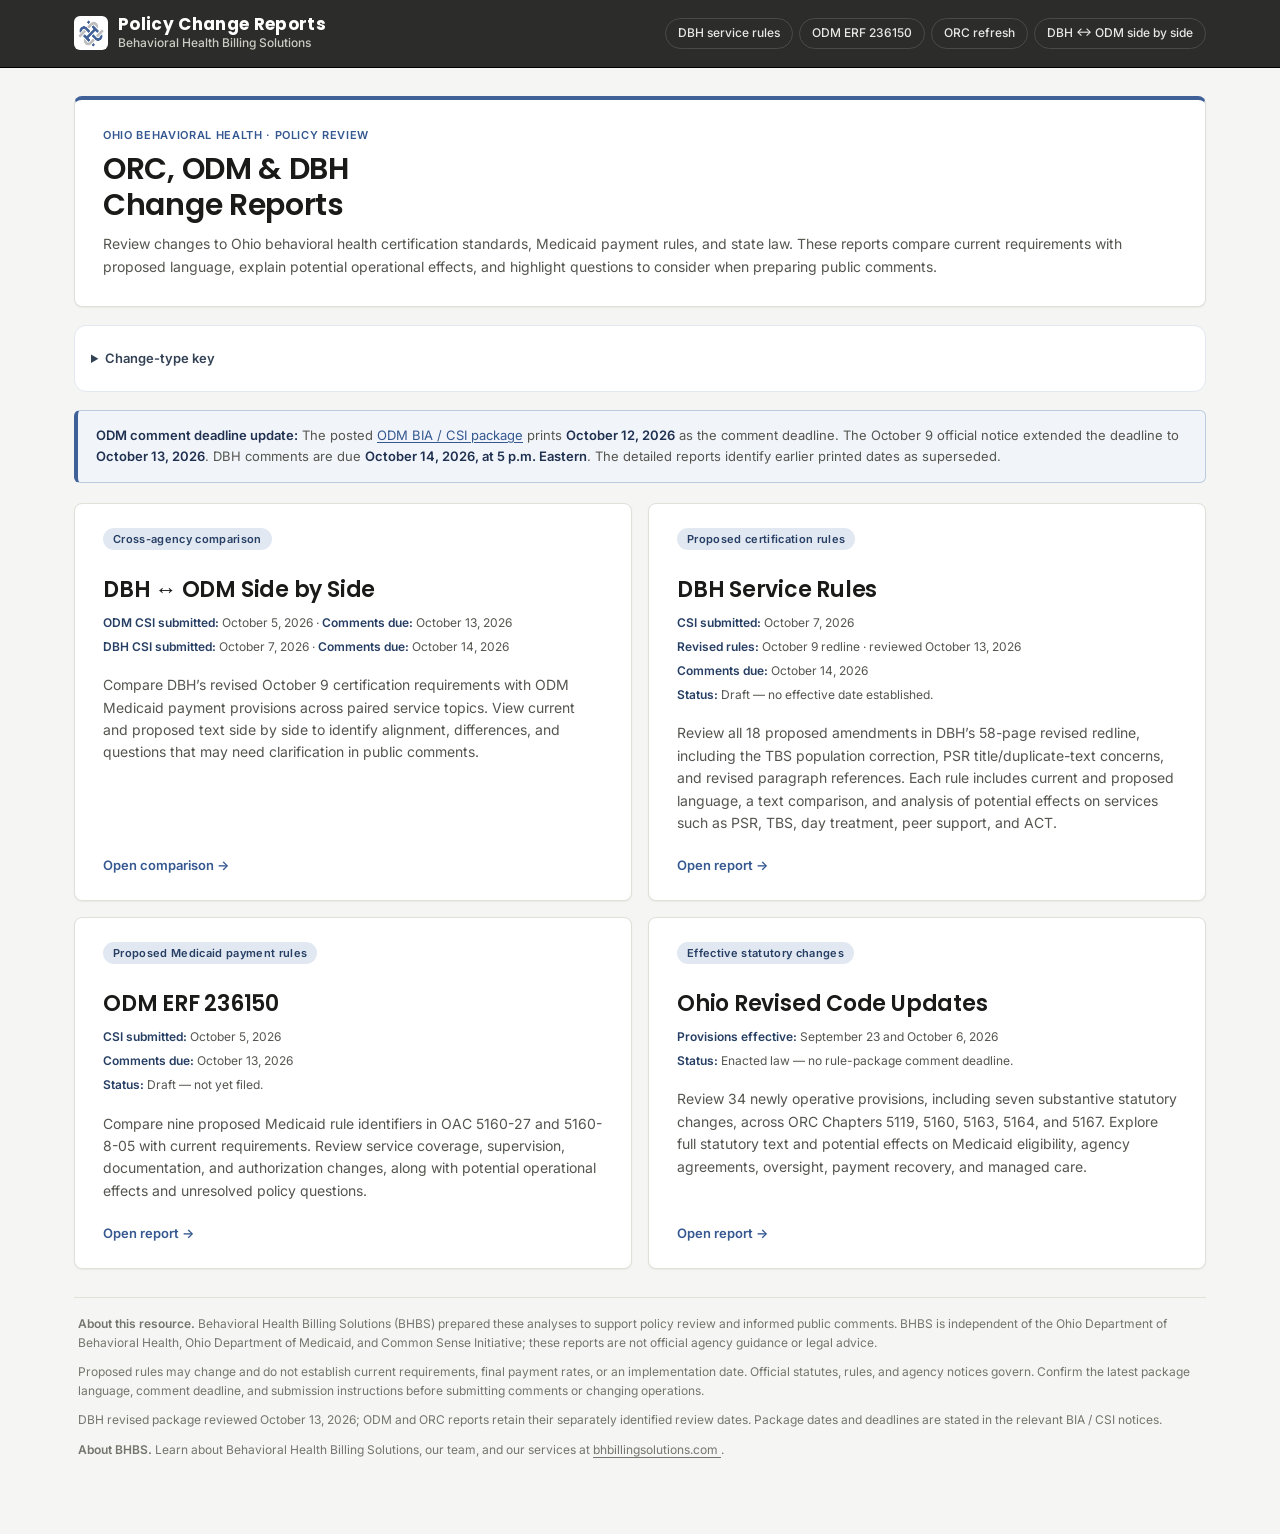
<file: Ohio Rules/Reports_2026-10-13/index.html>
<!doctype html>
<html lang="en"><head><meta charset="utf-8"><meta name="viewport" content="width=device-width,initial-scale=1"><title>ORC, ODM &amp; DBH Change Reports | BHBS</title><link rel="preconnect" href="https://fonts.googleapis.com"><link rel="preconnect" href="https://fonts.gstatic.com" crossorigin><link rel="stylesheet" href="https://fonts.googleapis.com/css2?family=Inter:wght@400;500;600;700&family=Poppins:wght@500;600;700&family=JetBrains+Mono:wght@400;500&display=swap"><style>:root{
--navy-900:#1f3050;--navy-800:#263e63;--navy-700:#2d4c79;--navy-600:#355890;--navy-500:#406098;--navy-300:#8ba1c5;--navy-200:#bccbe0;--navy-100:#e1e8f2;--navy-50:#f1f5fa;
--n0:#ffffff;--n50:#fafaf8;--n100:#f5f5f3;--n150:#f0efe8;--n200:#e8e8e4;--n300:#e0dfd8;--n400:#ccccc4;--n500:#a0a09c;--n600:#75756f;--n700:#55554f;--n800:#383834;--n900:#2c2c2a;--n950:#1a1a18;
--green:#2d6b14;--green-bg:#d4edba;--green-text:#1d5c09;--yellow:#c97d00;--yellow-bg:#fde8a8;--yellow-text:#7a4c00;--red:#c42b2b;--red-bg:#fac8c8;--red-text:#8a1f1f;--blue:#185fa5;--blue-bg:#b8d8f8;--blue-text:#0c3d6e;--gray-bg:#e8e8e4;--gray-text:#444444;
--resp-cred-bg:#e8d8f8;--resp-cred-text:#3c1269;--resp-agency-bg:#fde8d0;--resp-agency-text:#7a3500;
--surface-page:var(--n100);--surface-card:var(--n0);--surface-sunken:var(--n50);--chrome:var(--n900);
--text:var(--n950);--text-2:var(--n700);--text-3:var(--n600);--link:var(--navy-600);--link-hover:var(--navy-800);
--border:var(--n300);--border-2:var(--n400);--focus:#185fa5;
--shadow-sm:0 1px 2px rgba(26,26,24,.06);--shadow-md:0 2px 8px rgba(26,26,24,.08);
--r-xs:4px;--r-sm:6px;--r-md:8px;--r-lg:12px;--pill:999px;
--font-display:'Poppins',-apple-system,BlinkMacSystemFont,'Segoe UI',sans-serif;
--font-body:'Inter',-apple-system,BlinkMacSystemFont,'Segoe UI',sans-serif;
--font-mono:'JetBrains Mono',ui-monospace,'SF Mono',Menlo,Consolas,monospace;
}
*{box-sizing:border-box}
html{scroll-padding-top:64px}
body{margin:0;background:var(--surface-page);color:var(--text);font:15px/1.6 var(--font-body);-webkit-font-smoothing:antialiased}
a{color:var(--link);text-underline-offset:2px}a:hover{color:var(--link-hover)}
:focus-visible{outline:2px solid var(--focus);outline-offset:2px}
.appbar{position:sticky;top:0;z-index:20;background:var(--chrome);color:#fff;border-bottom:1px solid #000}
.appbar-inner{max-width:1180px;margin:auto;padding:10px 24px;display:flex;align-items:center;gap:16px;flex-wrap:wrap}
.wordmark{font:700 17px/1 var(--font-display);letter-spacing:.02em;color:#fff;text-decoration:none;display:flex;align-items:center;gap:10px}
.wordmark .mark{display:inline-grid;place-items:center;width:34px;height:34px;border-radius:var(--r-sm);background:#fff;padding:4px}.wordmark .mark img{width:100%;height:100%;object-fit:contain;display:block}
.wordmark small{font:500 12px/1 var(--font-body);color:var(--n400);letter-spacing:0}
.appnav{display:flex;gap:6px;flex-wrap:wrap;margin-left:auto}
.appnav a{color:var(--n200);background:transparent;text-decoration:none;font:500 12px/1.4 var(--font-body);padding:6px 12px;border-radius:var(--pill);border:1px solid #4a4a46;transition:background .1s}
.appnav a:hover{background:#3a3a37;color:#fff}
.appnav a[aria-current]{background:var(--navy-500);border-color:var(--navy-500);color:#fff}
main{max-width:1180px;margin:auto;padding:28px 24px 48px}
header{background:var(--surface-card);border:1px solid var(--border);border-radius:var(--r-md);box-shadow:var(--shadow-sm);padding:28px 28px 22px;border-top:4px solid var(--navy-500)}
header .tag,.tag{font:600 11px/1.4 var(--font-body);letter-spacing:.06em;text-transform:uppercase;color:var(--navy-600)}
header h1{color:var(--n950)}
header p{margin:6px 0;color:var(--text-2);font-size:14px}
header p.status{display:inline-block;margin-top:10px;background:var(--yellow-bg);color:var(--yellow-text);padding:4px 12px;border-radius:var(--pill);font-size:12px;font-weight:600}
header a{color:var(--link)}
h1,h2,h3,h4{font-family:var(--font-display);color:var(--n950);letter-spacing:-.01em}
h1{font-size:30px;line-height:1.2;margin:8px 0 10px;font-weight:600}
h2{font-size:22px;line-height:1.25;margin:28px 0 12px;font-weight:600}
h3{font-size:17px;line-height:1.3;margin:22px 0 8px;font-weight:600}
h4{font-size:15px;margin:16px 0 6px;font-weight:600}
section > h1:first-child,section > h2:first-of-type,section > h3:first-of-type{margin-top:6px}
section > .badge + h2,section > .badge + h3{margin-top:10px}
section{background:var(--surface-card);padding:24px 28px;margin:16px 0;border-radius:var(--r-md);border:1px solid var(--border);box-shadow:var(--shadow-sm)}
section:target{border-color:var(--navy-500);box-shadow:0 0 0 3px var(--navy-100)}
p{margin:10px 0}
strong{font-weight:600}
nav{display:flex;flex-wrap:wrap;gap:6px;margin:8px 0}
nav a{padding:5px 12px;background:var(--n150);border:1px solid var(--border);border-radius:var(--pill);text-decoration:none;font:500 12px/1.4 var(--font-mono);color:var(--n900);transition:background .1s}
nav a:hover{background:var(--n200);color:var(--n950)}
.badge{display:inline-block;padding:3px 11px;border-radius:var(--pill);font-size:11px;font-weight:600;letter-spacing:.03em;text-transform:uppercase;background:var(--gray-bg);color:var(--gray-text)}
.badge.b-high{background:var(--red-bg);color:var(--red-text)}
.badge.b-sub{background:var(--yellow-bg);color:var(--yellow-text)}
.badge.b-clar{background:var(--navy-100);color:var(--navy-800)}
.badge.b-ed{background:var(--gray-bg);color:var(--gray-text)}
.risk{background:#fff6dc;border:1px solid #f0d58a;color:var(--yellow-text);padding:12px 16px;border-radius:var(--r-sm)}
.risk strong{color:#5e3a00}
.notice{background:var(--navy-50);border:1px solid var(--navy-200);padding:12px 16px;border-radius:var(--r-sm)}
.columns{display:grid;grid-template-columns:1fr 1fr;gap:16px}
.columns > div{min-width:0}
pre{white-space:pre-wrap;overflow-wrap:anywhere;font:12.5px/1.7 var(--font-mono);background:var(--surface-sunken);border:1px solid var(--border);padding:14px 16px;border-radius:var(--r-sm);color:var(--n900)}
pre.source{font:13.5px/1.75 var(--font-body)}
.del{background:#fde4e4;color:var(--red-text)}
.add{background:#e6f4d7;color:var(--green-text)}
.diff-line{display:block;white-space:pre-wrap;padding:0 4px;border-radius:2px}
details{border-top:1px solid var(--border);margin-top:14px}
summary{cursor:pointer;font-weight:600;padding:10px 0;color:var(--navy-700);font-size:14px}
summary:hover{color:var(--navy-900)}
details:target{border:1px solid var(--navy-500);border-radius:var(--r-sm);padding:4px 14px 14px}
.table-wrap{overflow-x:auto;border:1px solid var(--border);border-radius:var(--r-sm)}
table{border-collapse:collapse;width:100%;font-size:13px}
th,td{text-align:left;vertical-align:top;padding:9px 12px;border-bottom:1px solid var(--border)}
tr:last-child td{border-bottom:0}
th{background:var(--n150);font-size:11px;font-weight:600;letter-spacing:.05em;text-transform:uppercase;color:var(--n700)}
tbody tr:hover td{background:#f8f8f5}
.muted{color:var(--text-3);font-size:13px}
.bullet{margin:6px 0}
ul{padding-left:22px}li{margin:3px 0}
code{font:12.5px var(--font-mono);background:var(--n150);padding:1px 5px;border-radius:var(--r-xs)}
.controls{display:flex;gap:8px;flex-wrap:wrap;margin:16px 0 0}
button{border:1px solid var(--border-2);border-radius:var(--pill);background:var(--surface-card);color:var(--n900);padding:7px 14px;font:500 13px/1.2 var(--font-body);cursor:pointer;transition:background .1s}
button:hover{background:var(--n150)}
.controls button:last-child{background:var(--navy-500);border-color:var(--navy-500);color:#fff}
.controls button:last-child:hover{background:var(--navy-600)}
footer{font-size:12px;color:var(--text-3);padding:16px 4px;border-top:1px solid var(--border);margin-top:24px}
@media(max-width:760px){.columns{grid-template-columns:1fr}main{padding:16px}section{padding:18px}header{padding:20px}h1{font-size:24px}.appbar-inner{padding:10px 16px}.appnav{margin-left:0}}
@media print{.appbar,.controls,nav{display:none}body{background:#fff}main{max-width:none;padding:0}section{box-shadow:none;break-inside:avoid}header{box-shadow:none}details{display:block}details:not([open])>:not(summary){display:none}}

.report-grid{display:grid;grid-template-columns:repeat(2,minmax(0,1fr));gap:16px;margin:20px 0 0}
.report-grid a.card{display:flex;flex-direction:column;align-items:flex-start;min-width:0;padding:24px 28px;background:var(--surface-card);border:1px solid var(--border);border-radius:var(--r-md);text-decoration:none;color:var(--text);box-shadow:var(--shadow-sm);transition:border-color .15s,box-shadow .15s}
.report-grid a.card:hover{border-color:var(--navy-500);box-shadow:var(--shadow-md)}
.report-grid a.card:focus-visible{outline:2px solid var(--focus);outline-offset:3px}
.report-grid .date{padding:3px 10px;background:var(--navy-100);color:var(--navy-800);border-radius:var(--pill);font:600 11px/1.5 var(--font-body);letter-spacing:.03em}
.report-grid h2{font-size:22px;margin:14px 0 8px;line-height:1.3}
.report-grid .card p{font:14px/1.6 var(--font-body);color:var(--text-2);margin:0 0 22px}
.report-grid .open{margin-top:auto;padding:0;background:none;border:0;border-radius:0;font:600 13px/1.5 var(--font-body);color:var(--navy-600)}
.report-footer{margin-top:28px;padding-top:16px;border-top:1px solid var(--border);font-size:12px;color:var(--text-3)}
@media(max-width:680px){.report-grid{grid-template-columns:1fr}.report-grid a.card{padding:22px}.wordmark small{font-size:11px}.appnav{margin-left:0}header{padding:24px 22px}h1{font-size:26px}}
.report-grid .timing{display:grid;gap:5px;margin:0 0 18px;width:100%;font:12px/1.6 var(--font-body);color:var(--text-2)}
.report-grid .timing strong{font-weight:600;color:var(--navy-800)}
.report-grid .date{margin-bottom:12px}
.deadline-update{margin:16px 0;background:var(--navy-50);border:1px solid var(--navy-200);border-left:4px solid var(--navy-500);padding:14px 18px;border-radius:var(--r-sm);font:13px/1.65 var(--font-body);color:var(--text-2)}
.deadline-update strong{color:var(--navy-900)}
.report-footer p{margin:0 0 10px}

.bhbs-website{margin:12px 0 0;line-height:1.7}.bhbs-website a{color:inherit;text-decoration:underline;text-underline-offset:3px}.bhbs-website a:focus-visible{outline:2px solid currentColor;outline-offset:3px}.sr-only{position:absolute;width:1px;height:1px;padding:0;margin:-1px;overflow:hidden;clip:rect(0,0,0,0);white-space:nowrap;border:0}
</style><link rel="stylesheet" href="change-types.css"></head><body id="top"><div class="appbar"><div class="appbar-inner"><a class="wordmark" href="index.html"><span class="mark"><img src="[data-uri]" alt="BHBS"></span><span>Policy Change Reports<br><small>Behavioral Health Billing Solutions</small></span></a><nav class="appnav" aria-label="Reports"><a href="DBH_Service_Rules_Change_Report_2026-10-08.html">DBH service rules</a><a href="ERF236150_Current_vs_Proposed_Change_Report_2026-10-07.html">ODM ERF 236150</a><a href="ORC_Refresh_Change_Report_2026-10-07.html">ORC refresh</a><a href="DBH_vs_ERF236150_Side_by_Side_2026-10-09.html">DBH ↔ ODM side by side</a></nav></div></div><main><header><div class="tag">Ohio behavioral health · Policy review</div><h1>ORC, ODM &amp; DBH<br>Change Reports</h1><p>Review changes to Ohio behavioral health certification standards, Medicaid payment rules, and state law. These reports compare current requirements with proposed language, explain potential operational effects, and highlight questions to consider when preparing public comments.</p></header><details class="change-key"><summary>Change-type key</summary><div class="change-key-items"><span><span class="badge change-type" data-change-type="substantive" aria-label="Change type: Substantive amendment">Substantive amendment</span> Changes requirements, services, or limits.</span><span><span class="badge change-type" data-change-type="clarification" aria-label="Change type: Clarification">Clarification</span> Clarifies scope or applicability.</span><span><span class="badge change-type" data-change-type="editorial" aria-label="Change type: Editorial amendment">Editorial amendment</span> Updates wording or references.</span><span><span class="badge change-type" data-change-type="newly-operative" aria-label="Change type: Newly operative provision">Newly operative provision</span> Additional ORC provision now in effect.</span></div><p>Badges describe the type of change, not its legal status or risk level. See each report’s status and effective dates; ODM and DBH proposals remain drafts. Specific change details appear beneath the rule title.</p></details><aside class="deadline-update" aria-label="Comment deadline update"><strong>ODM comment deadline update:</strong> The posted <a href="https://dam.assets.ohio.gov/image/upload/medicaid.ohio.gov/Stakeholders%2C%20Partners/LegalandContracts/Rules/BIAERF236150.pdf">ODM BIA / CSI package</a> prints <strong>October 12, 2026</strong> as the comment deadline. The October 9 official notice extended the deadline to <strong>October 13, 2026</strong>. DBH comments are due <strong>October 14, 2026, at 5 p.m. Eastern</strong>. The detailed reports identify earlier printed dates as superseded.</aside><nav class="report-grid" aria-label="Report collection"><a class="card" href="DBH_vs_ERF236150_Side_by_Side_2026-10-09.html"><div class="date">Cross-agency comparison</div><h2>DBH ↔ ODM Side by Side</h2><div class="timing"><div><strong>ODM CSI submitted:</strong> October 5, 2026 · <strong>Comments due:</strong> October 13, 2026</div><div><strong>DBH CSI submitted:</strong> October 7, 2026 · <strong>Comments due:</strong> October 14, 2026</div></div><p>Compare DBH’s revised October 9 certification requirements with ODM Medicaid payment provisions across paired service topics. View current and proposed text side by side to identify alignment, differences, and questions that may need clarification in public comments.</p><span class="open">Open comparison →</span></a><a class="card" href="DBH_Service_Rules_Change_Report_2026-10-08.html"><div class="date">Proposed certification rules</div><h2>DBH Service Rules</h2><div class="timing"><div><strong>CSI submitted:</strong> October 7, 2026</div><div><strong>Revised rules:</strong> October 9 redline · reviewed October 13, 2026</div><div><strong>Comments due:</strong> October 14, 2026</div><div><strong>Status:</strong> Draft — no effective date established.</div></div><p>Review all 18 proposed amendments in DBH’s 58-page revised redline, including the TBS population correction, PSR title/duplicate-text concerns, and revised paragraph references. Each rule includes current and proposed language, a text comparison, and analysis of potential effects on services such as PSR, TBS, day treatment, peer support, and ACT.</p><span class="open">Open report →</span></a><a class="card" href="ERF236150_Current_vs_Proposed_Change_Report_2026-10-07.html"><div class="date">Proposed Medicaid payment rules</div><h2>ODM ERF 236150</h2><div class="timing"><div><strong>CSI submitted:</strong> October 5, 2026</div><div><strong>Comments due:</strong> October 13, 2026</div><div><strong>Status:</strong> Draft — not yet filed.</div></div><p>Compare nine proposed Medicaid rule identifiers in OAC 5160-27 and 5160-8-05 with current requirements. Review service coverage, supervision, documentation, and authorization changes, along with potential operational effects and unresolved policy questions.</p><span class="open">Open report →</span></a><a class="card" href="ORC_Refresh_Change_Report_2026-10-07.html"><div class="date">Effective statutory changes</div><h2>Ohio Revised Code Updates</h2><div class="timing"><div><strong>Provisions effective:</strong> September 23 and October 6, 2026</div><div><strong>Status:</strong> Enacted law — no rule-package comment deadline.</div></div><p>Review 34 newly operative provisions, including seven substantive statutory changes, across ORC Chapters 5119, 5160, 5163, 5164, and 5167. Explore full statutory text and potential effects on Medicaid eligibility, agency agreements, oversight, payment recovery, and managed care.</p><span class="open">Open report →</span></a></nav><footer class="report-footer"><p><strong>About this resource.</strong> Behavioral Health Billing Solutions (BHBS) prepared these analyses to support policy review and informed public comments. BHBS is independent of the Ohio Department of Behavioral Health, Ohio Department of Medicaid, and Common Sense Initiative; these reports are not official agency guidance or legal advice.</p><p>Proposed rules may change and do not establish current requirements, final payment rates, or an implementation date. Official statutes, rules, and agency notices govern. Confirm the latest package language, comment deadline, and submission instructions before submitting comments or changing operations.</p><p>DBH revised package reviewed October 13, 2026; ODM and ORC reports retain their separately identified review dates. Package dates and deadlines are stated in the relevant BIA / CSI notices.</p><p class="bhbs-website"><strong>About BHBS.</strong> Learn about Behavioral Health Billing Solutions, our team, and our services at <a href="https://bhbillingsolutions.com/" target="_blank" rel="noopener noreferrer">bhbillingsolutions.com <span class="sr-only">(opens in a new tab)</span></a>.</p></footer></main></body></html>
</file>
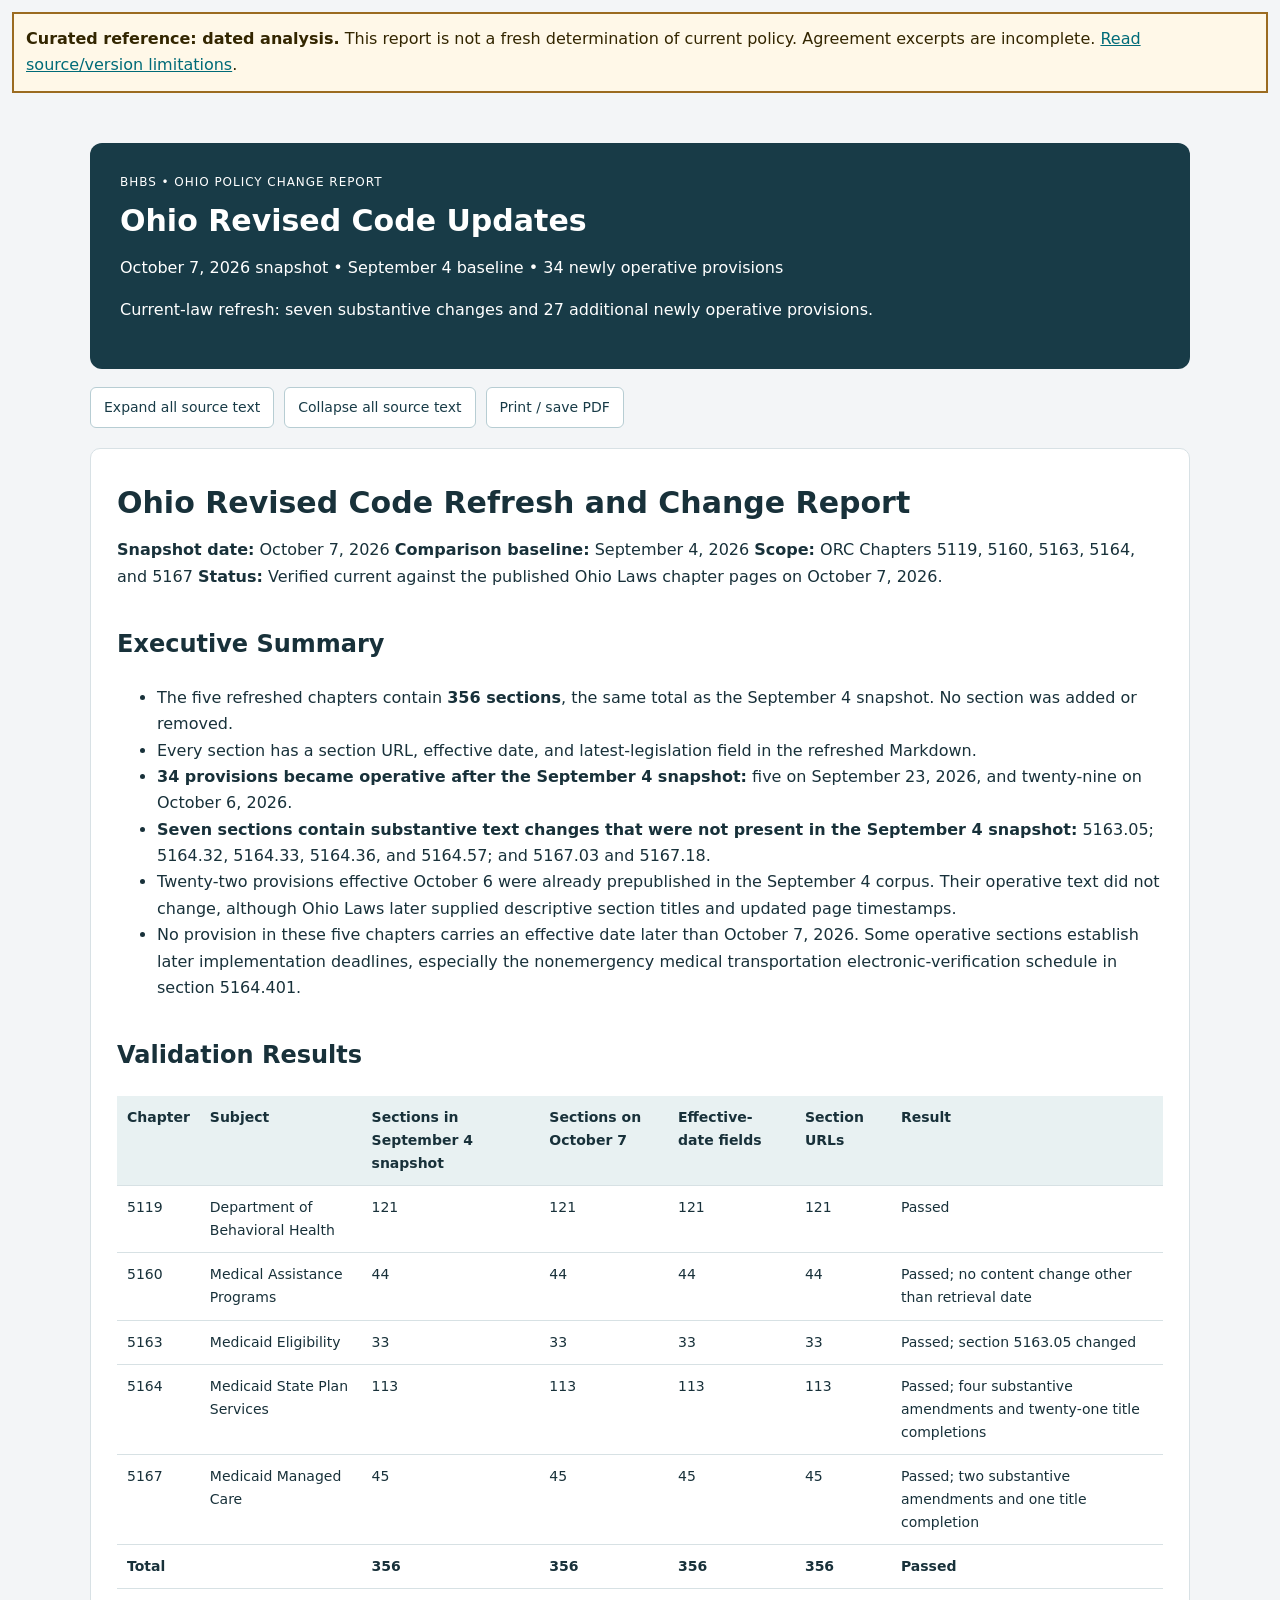
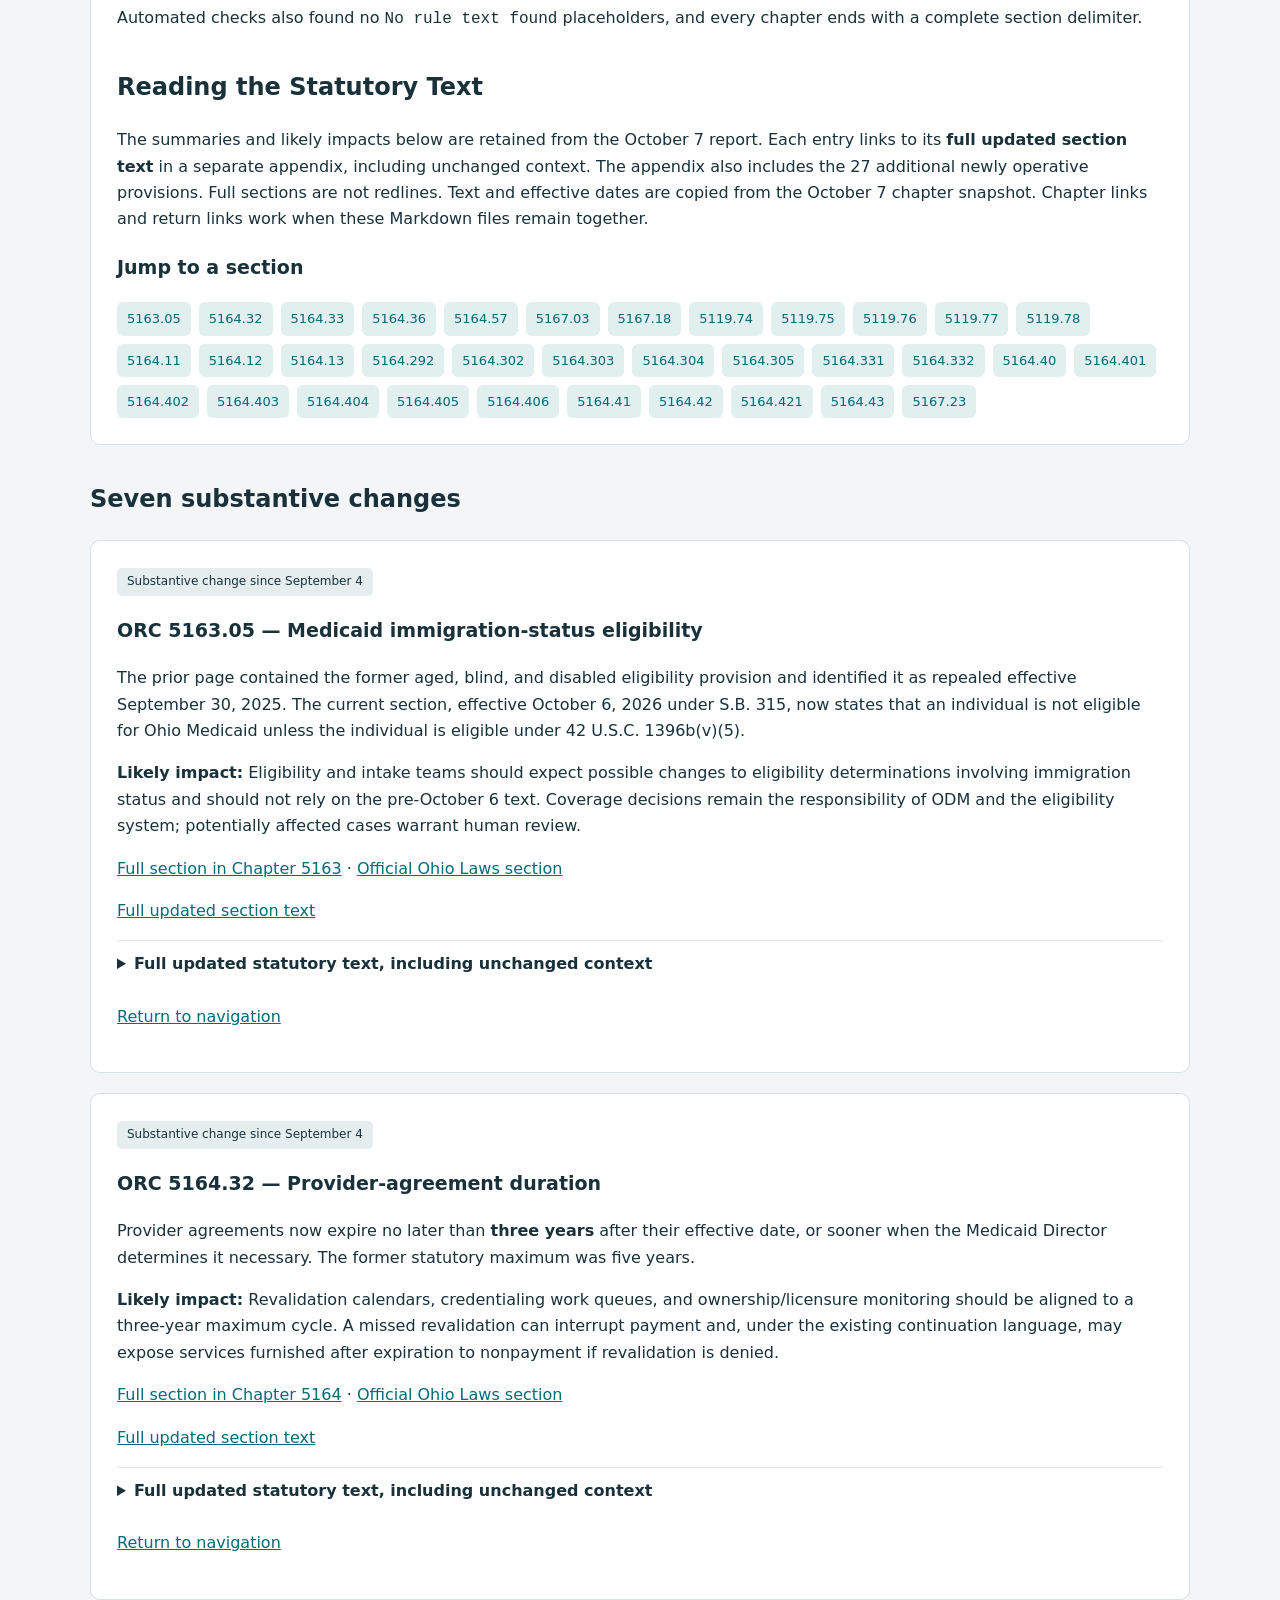
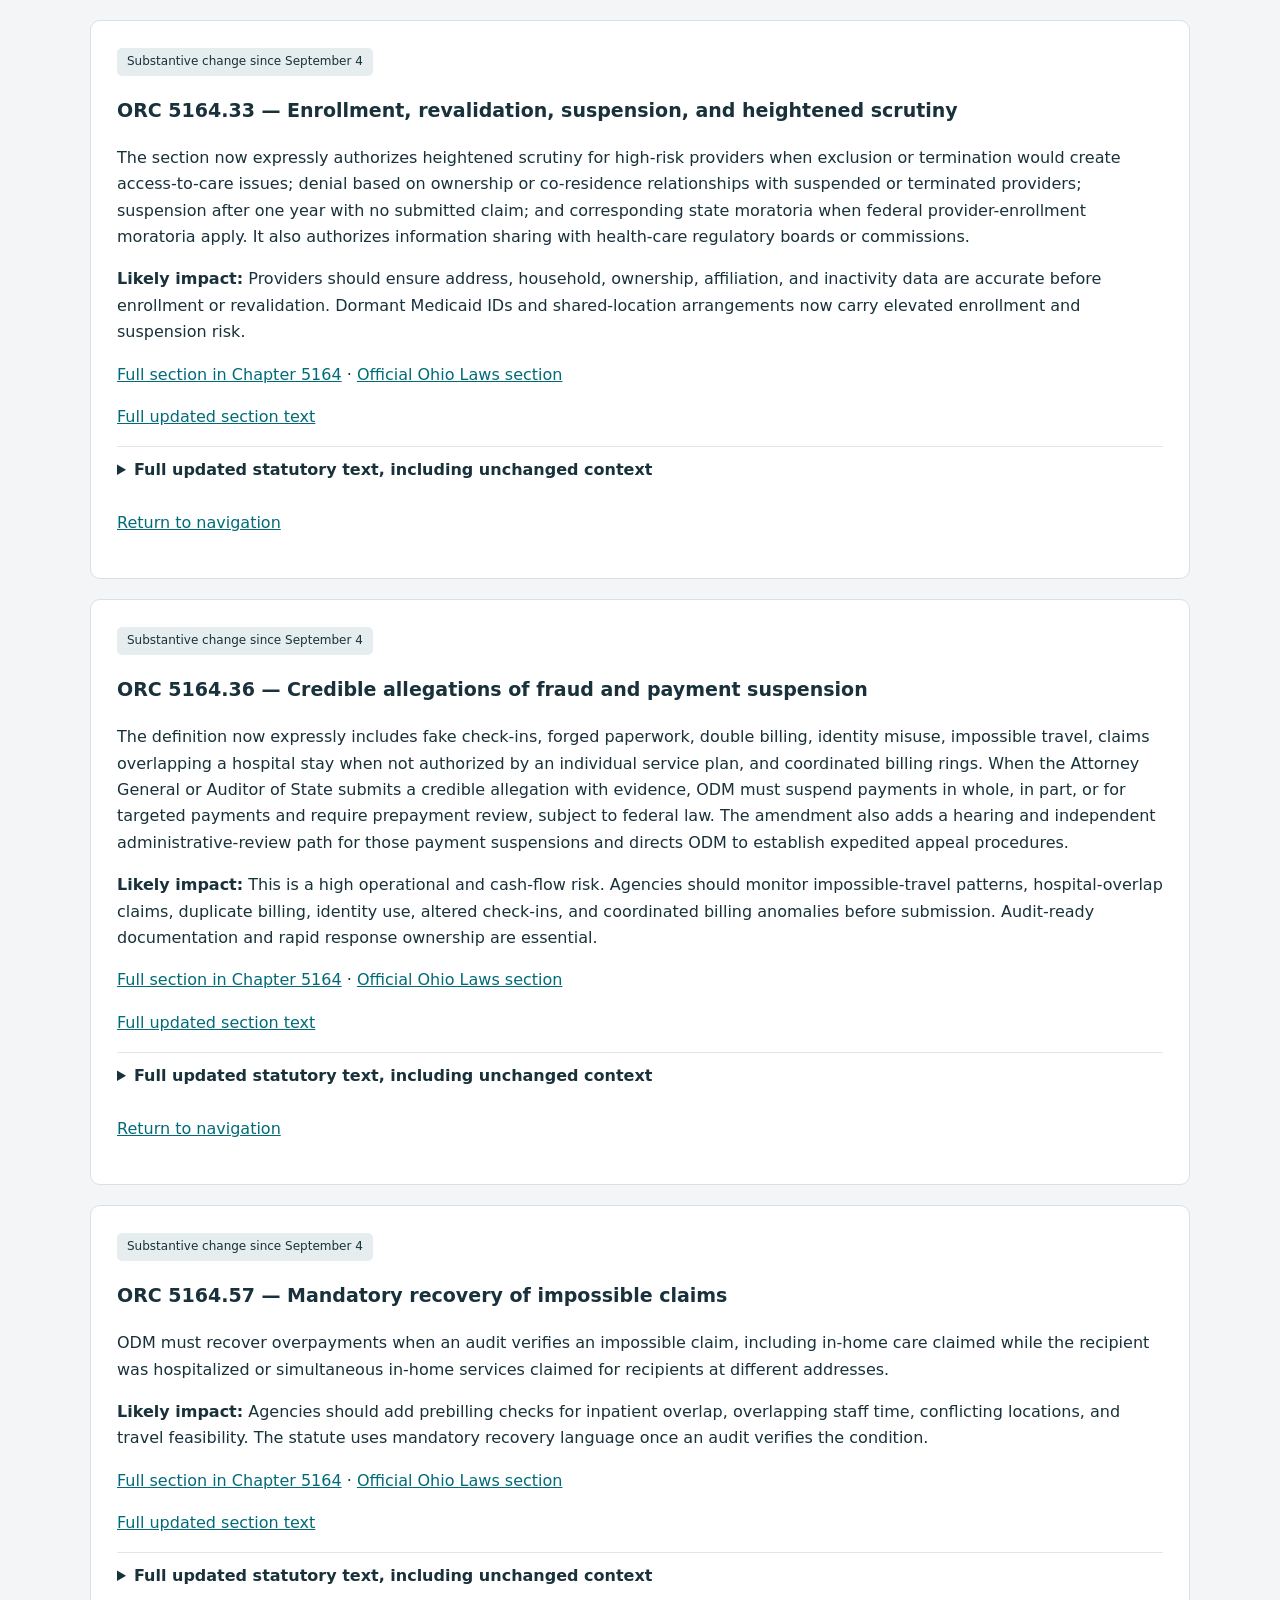
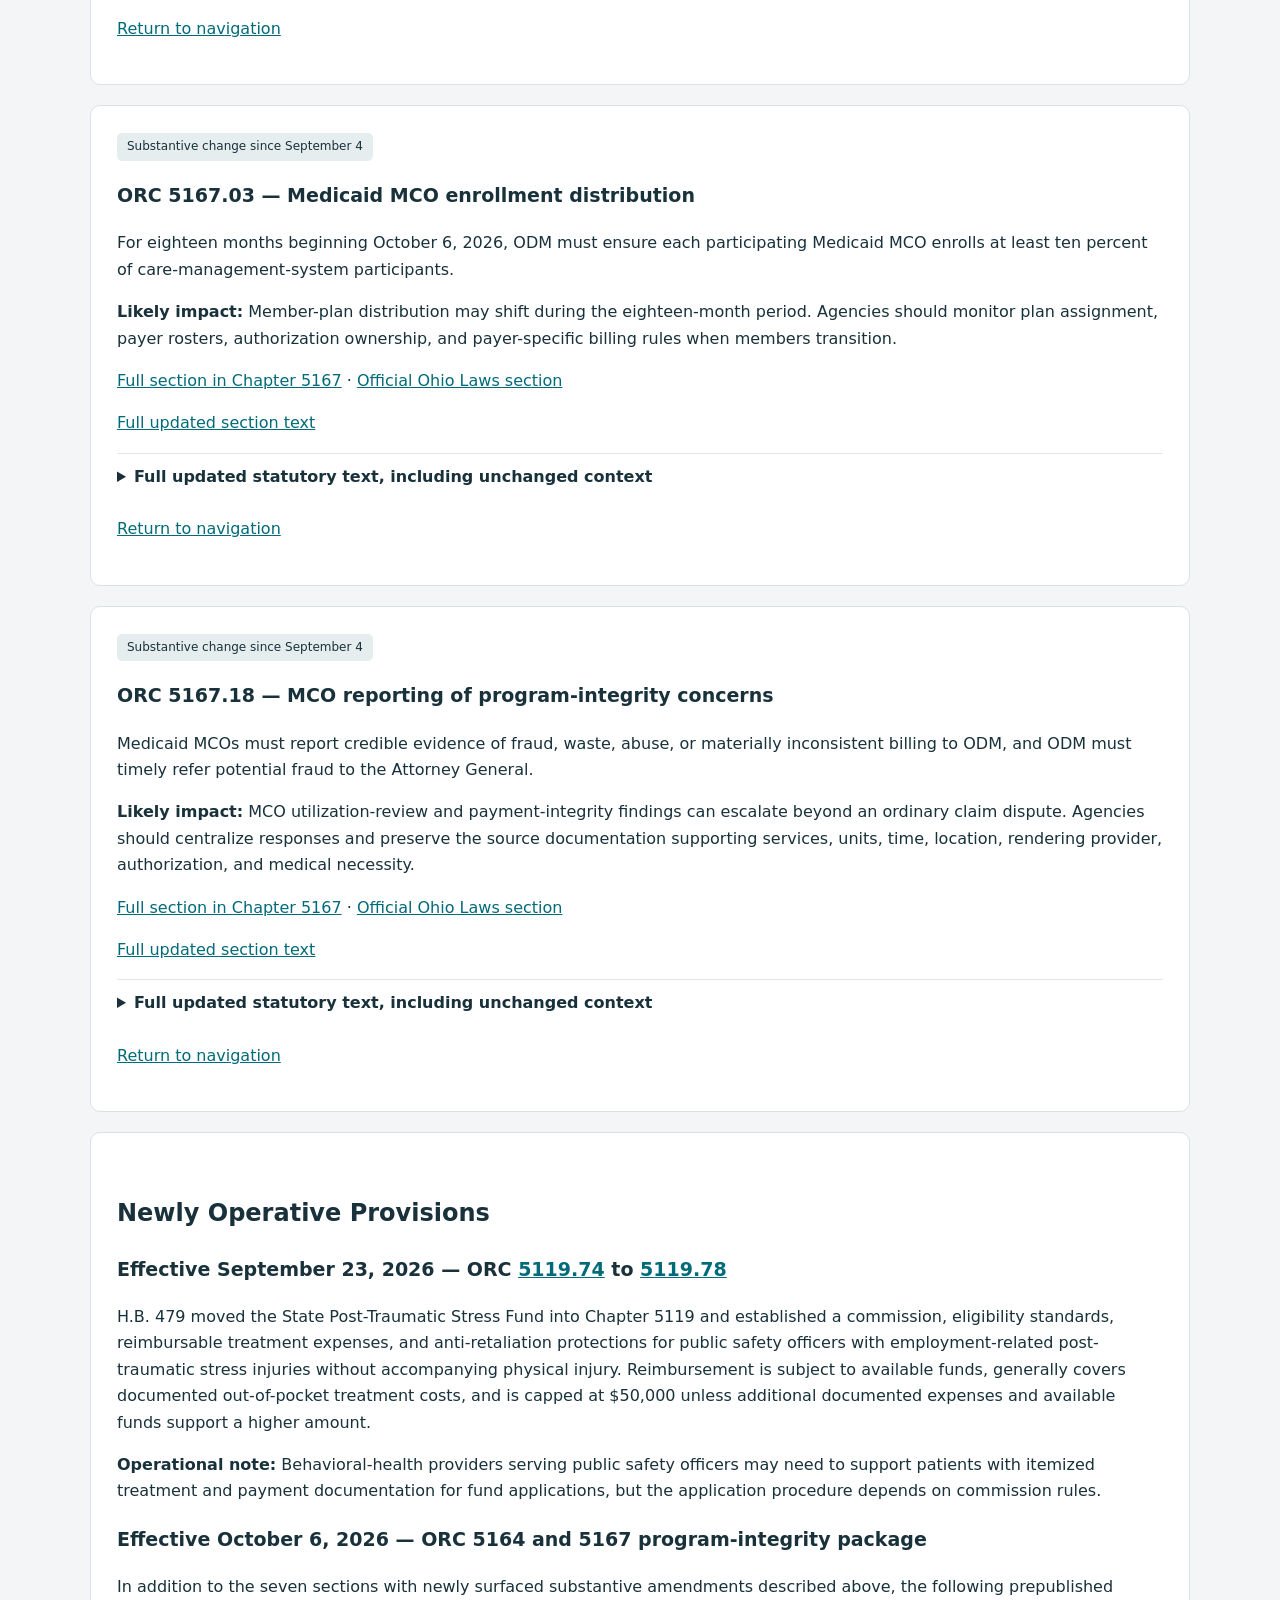
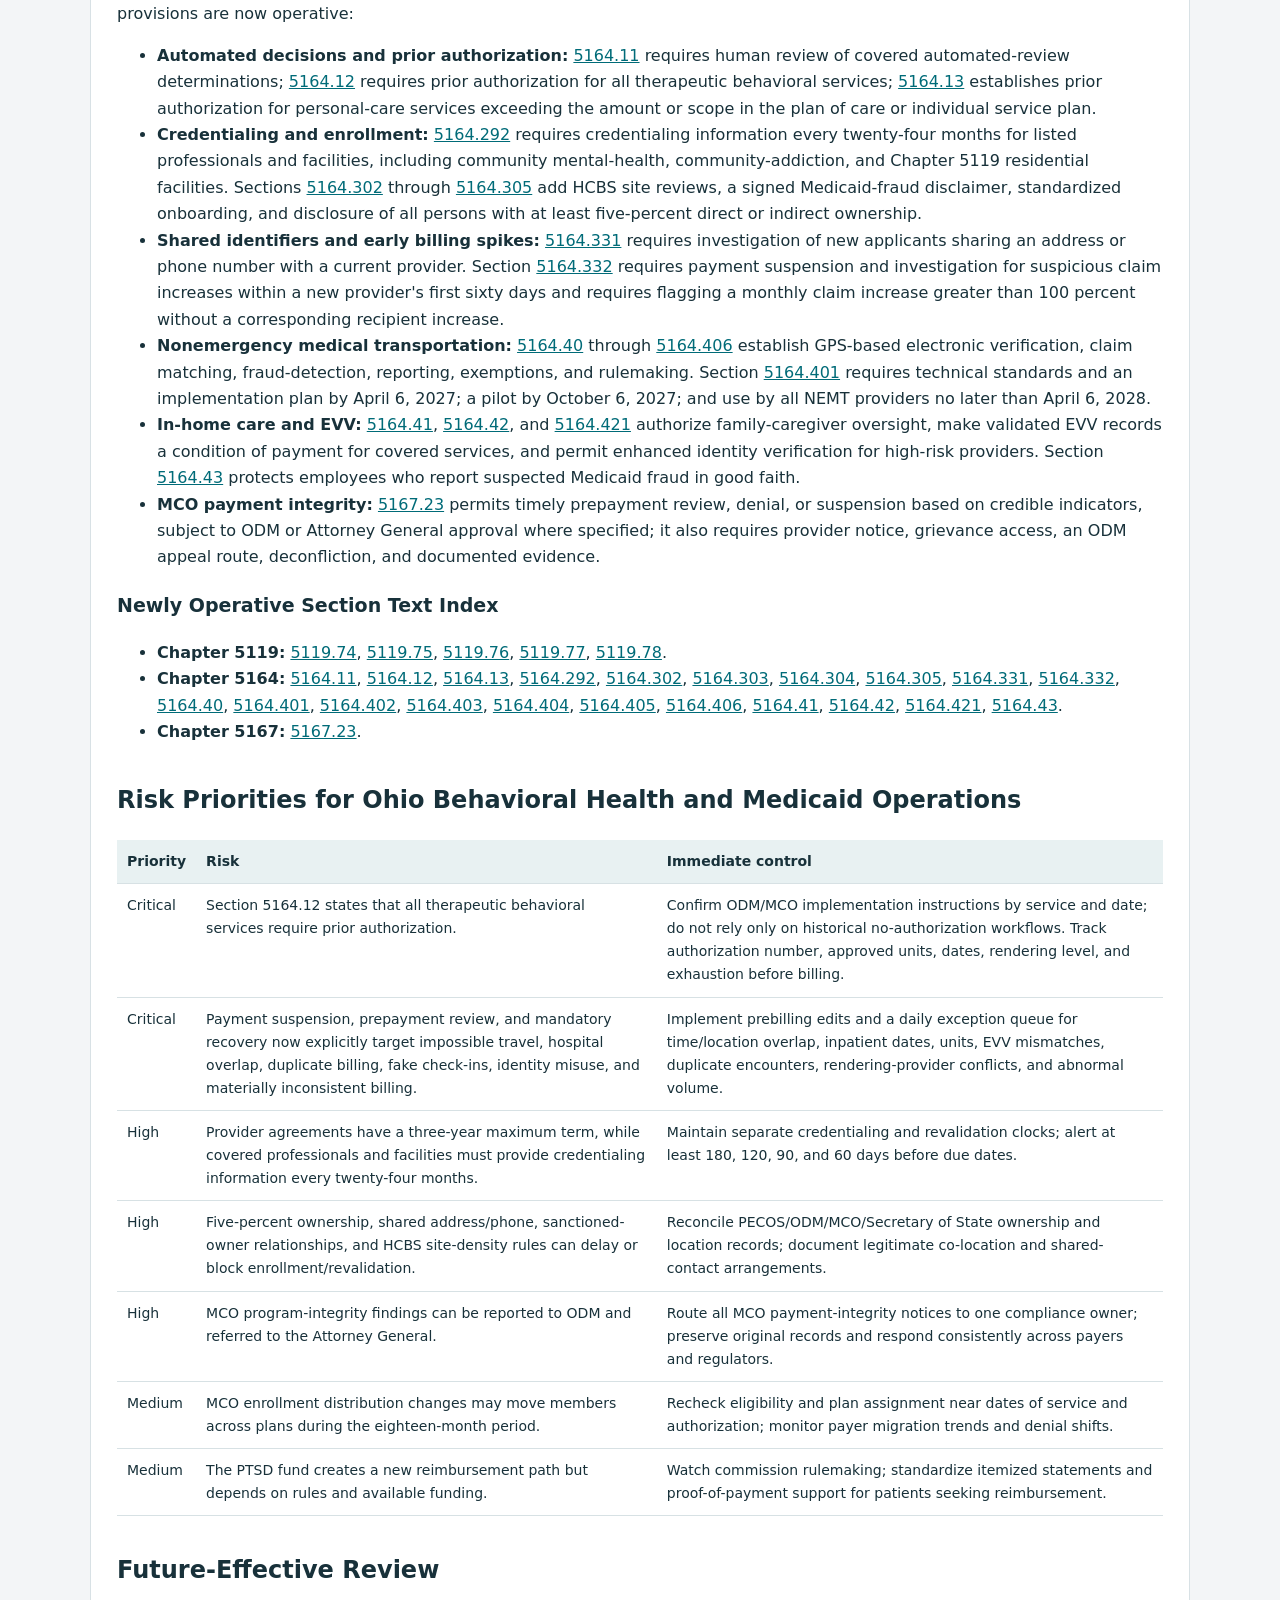
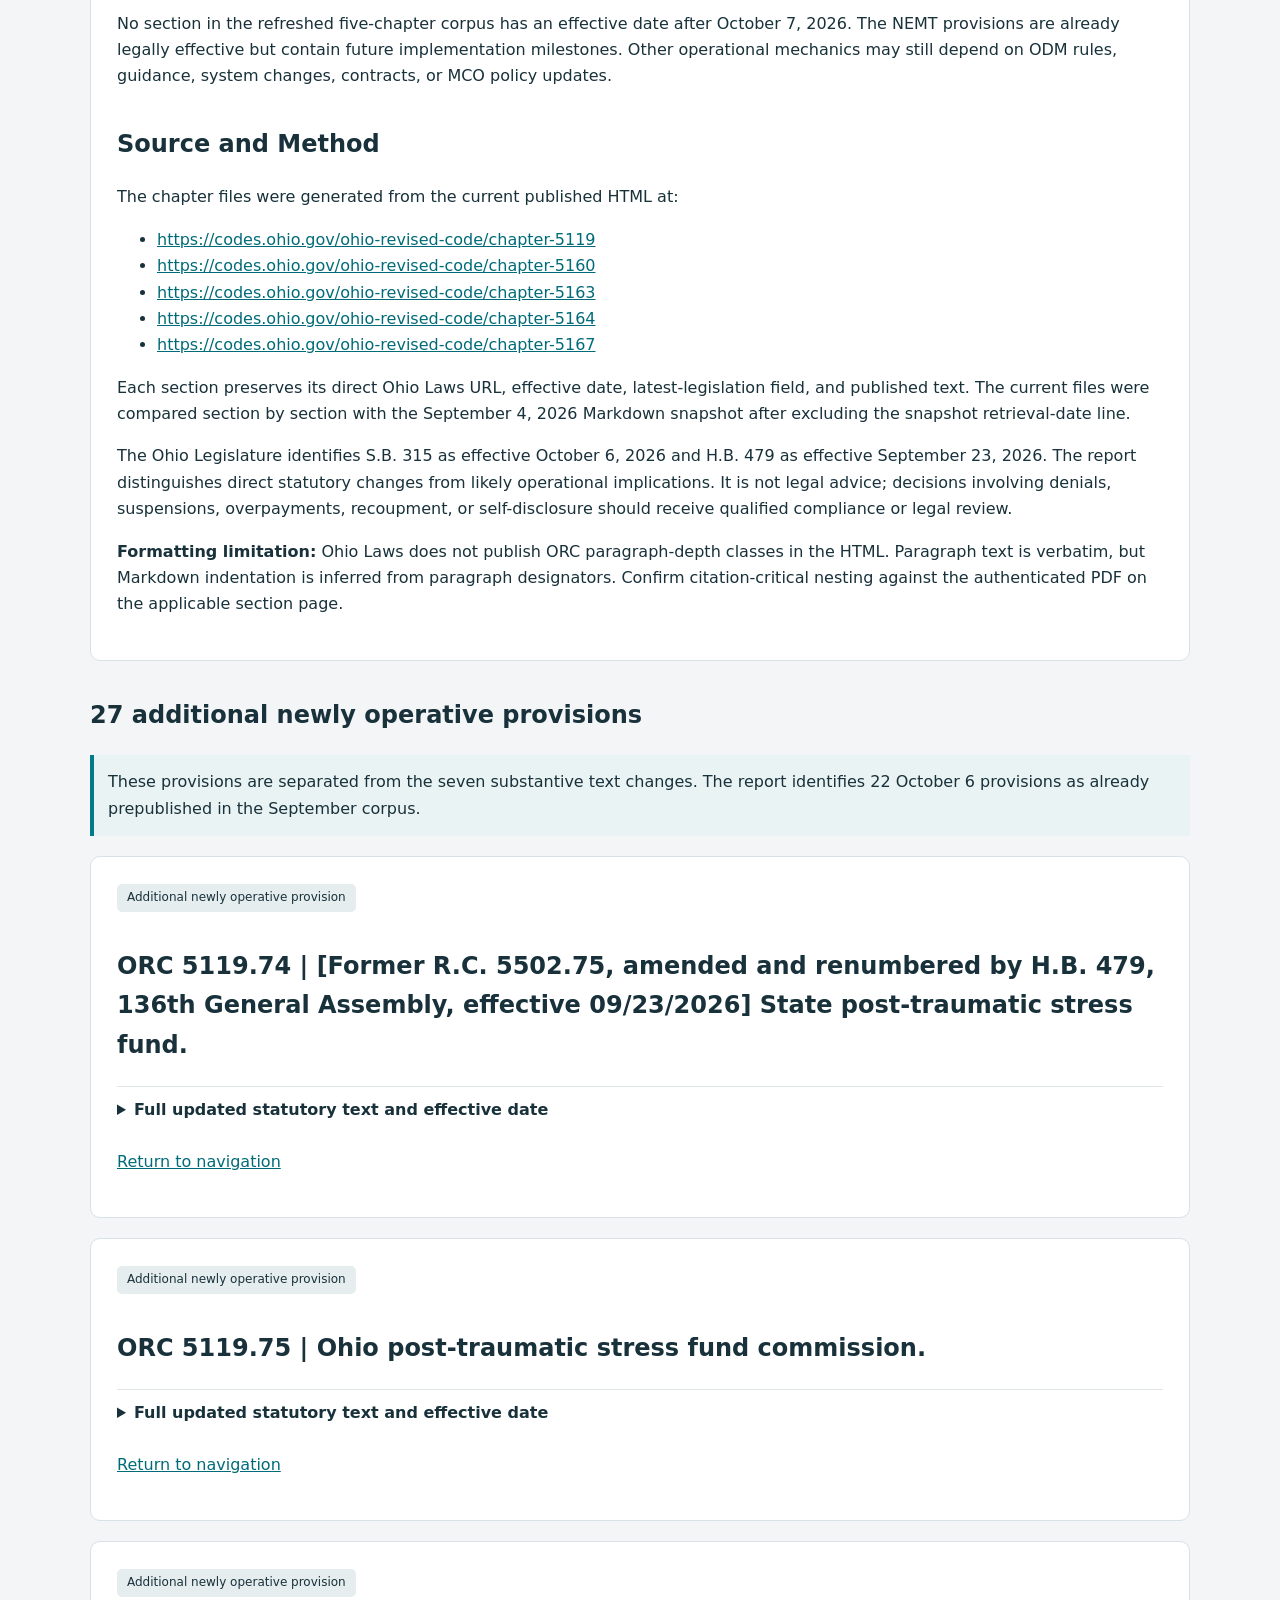
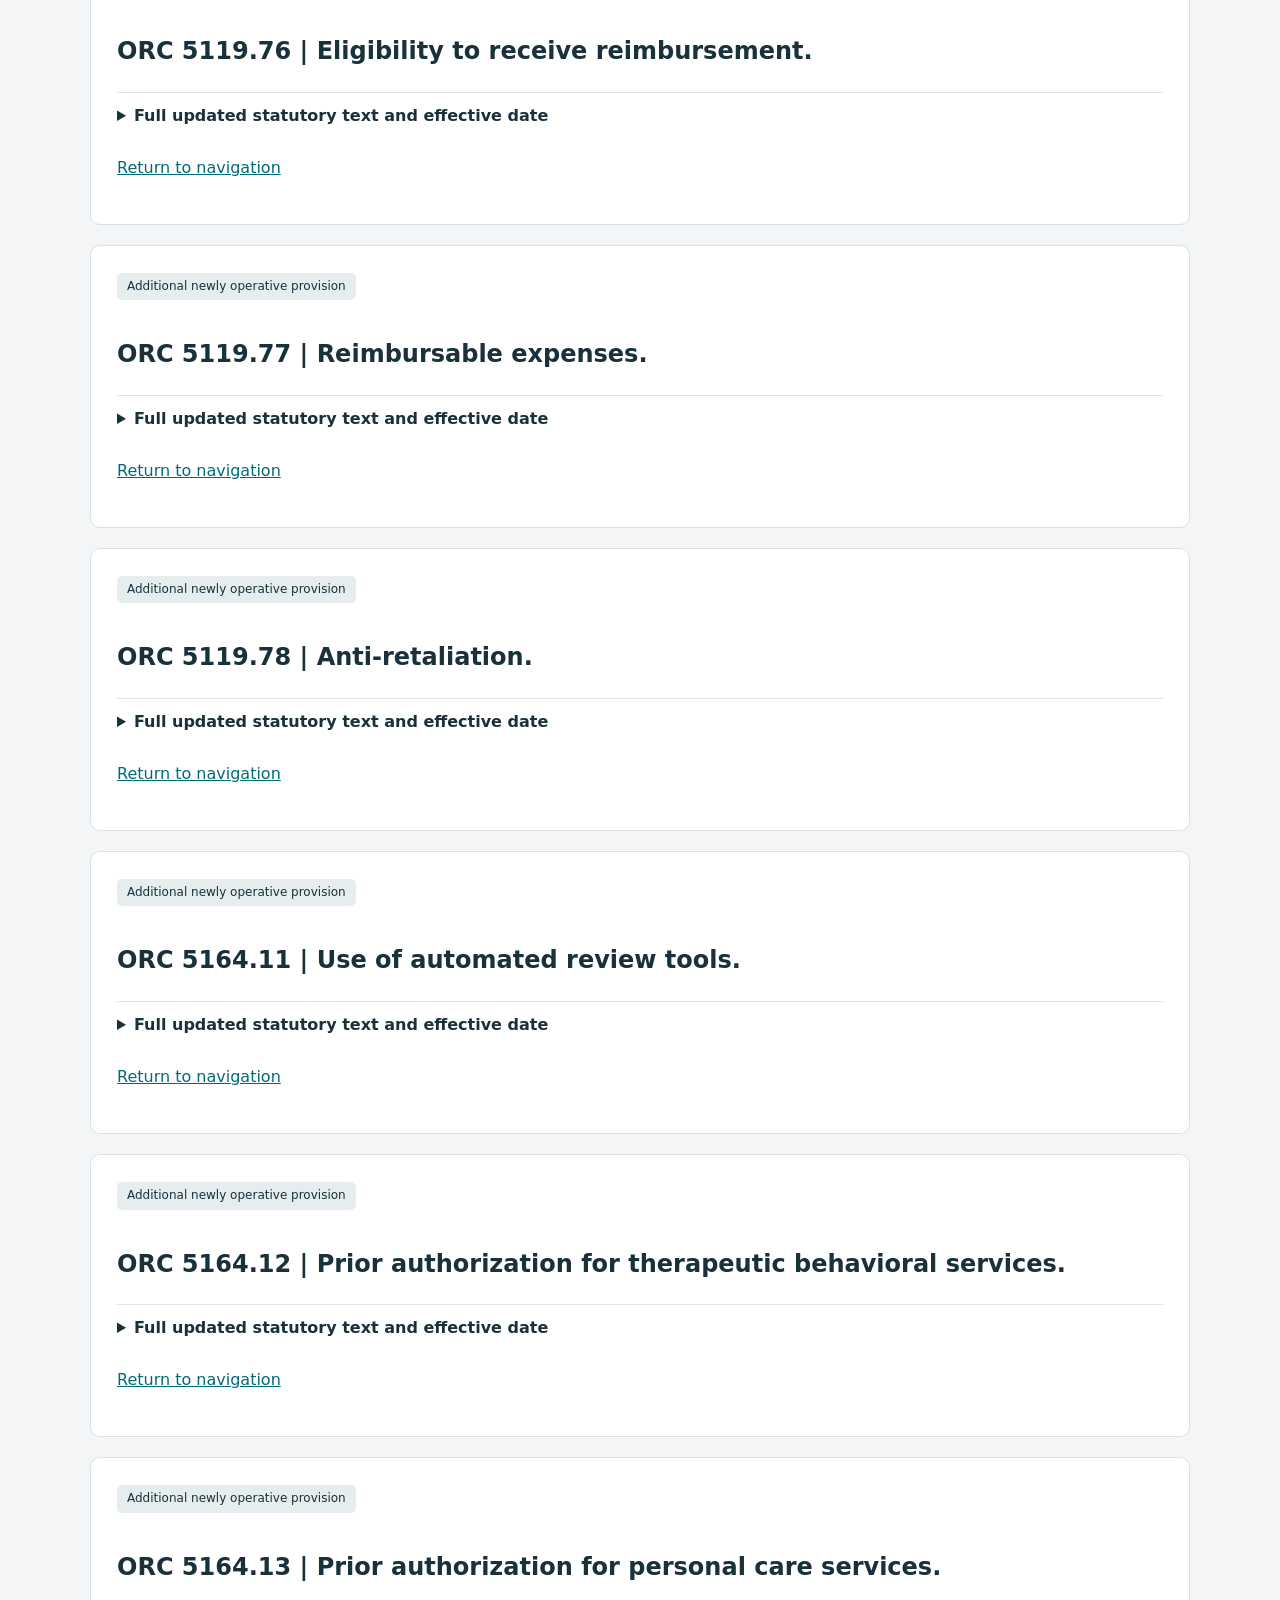
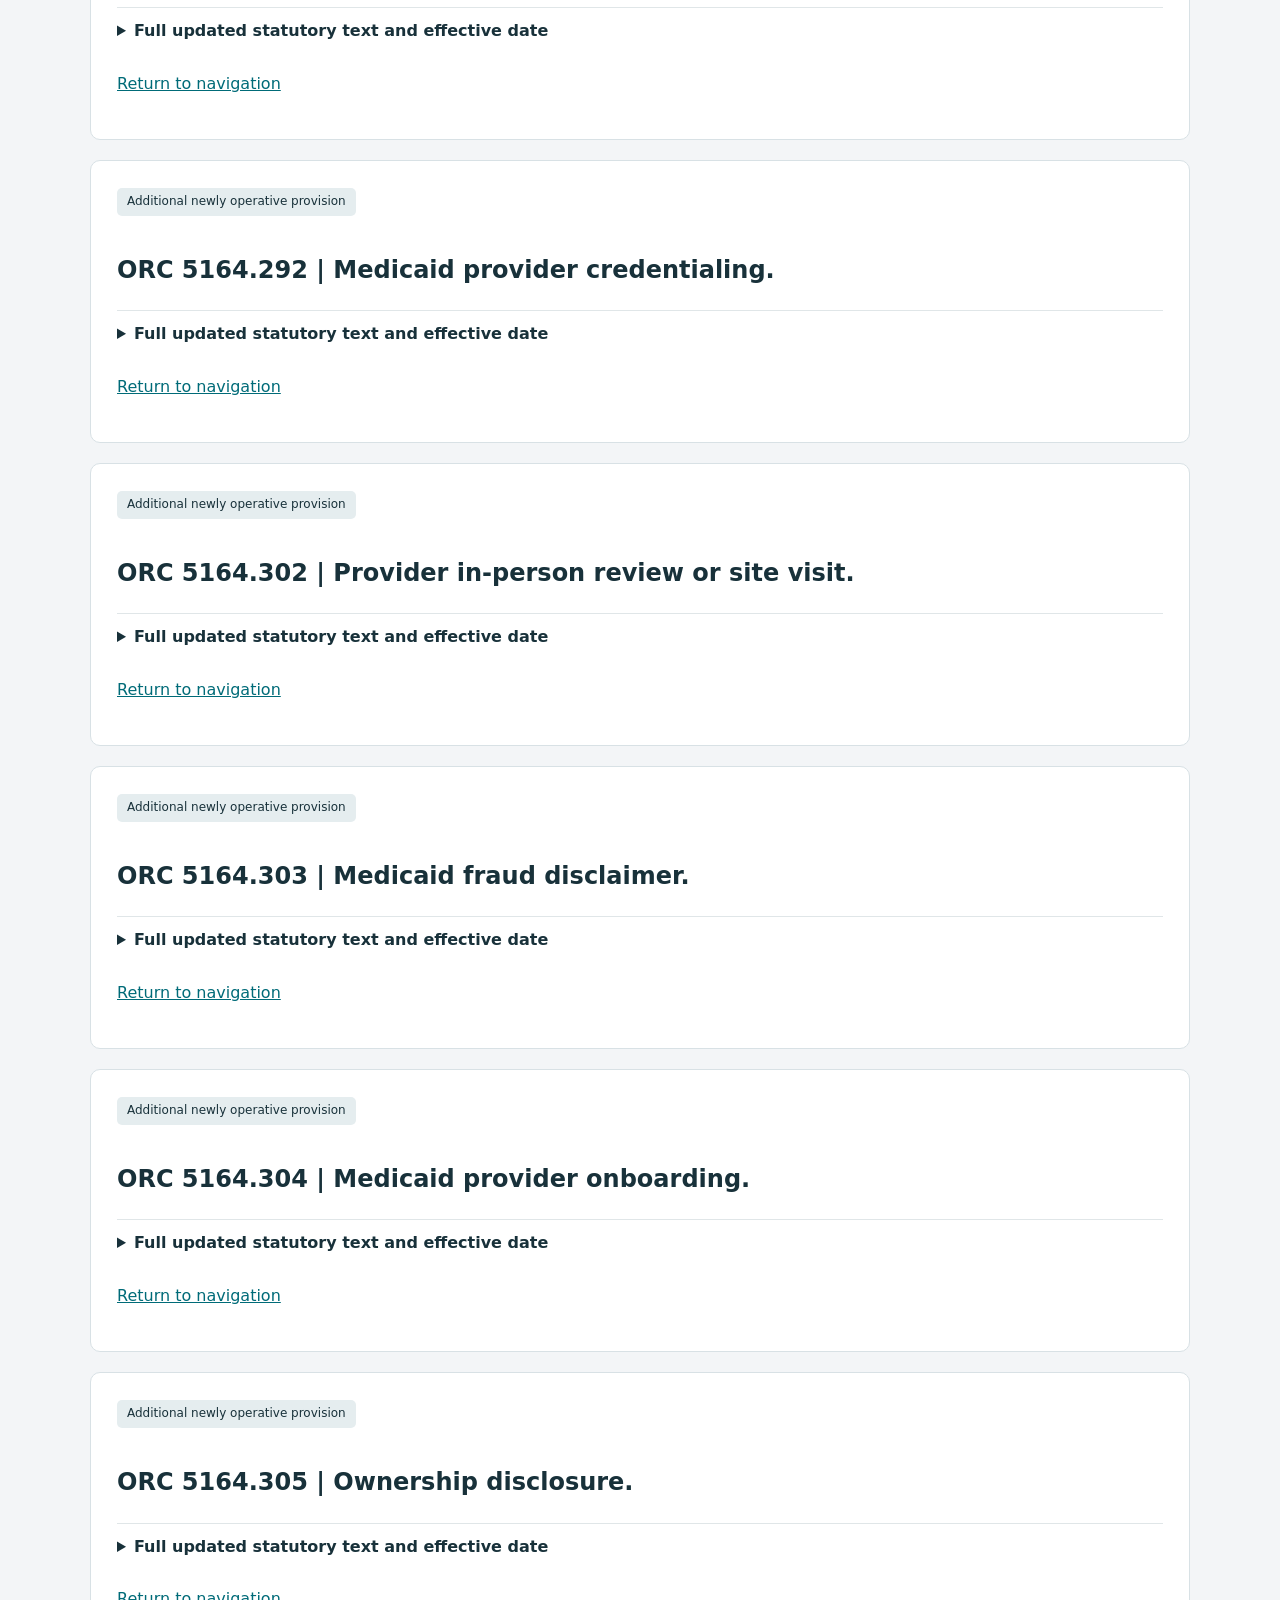
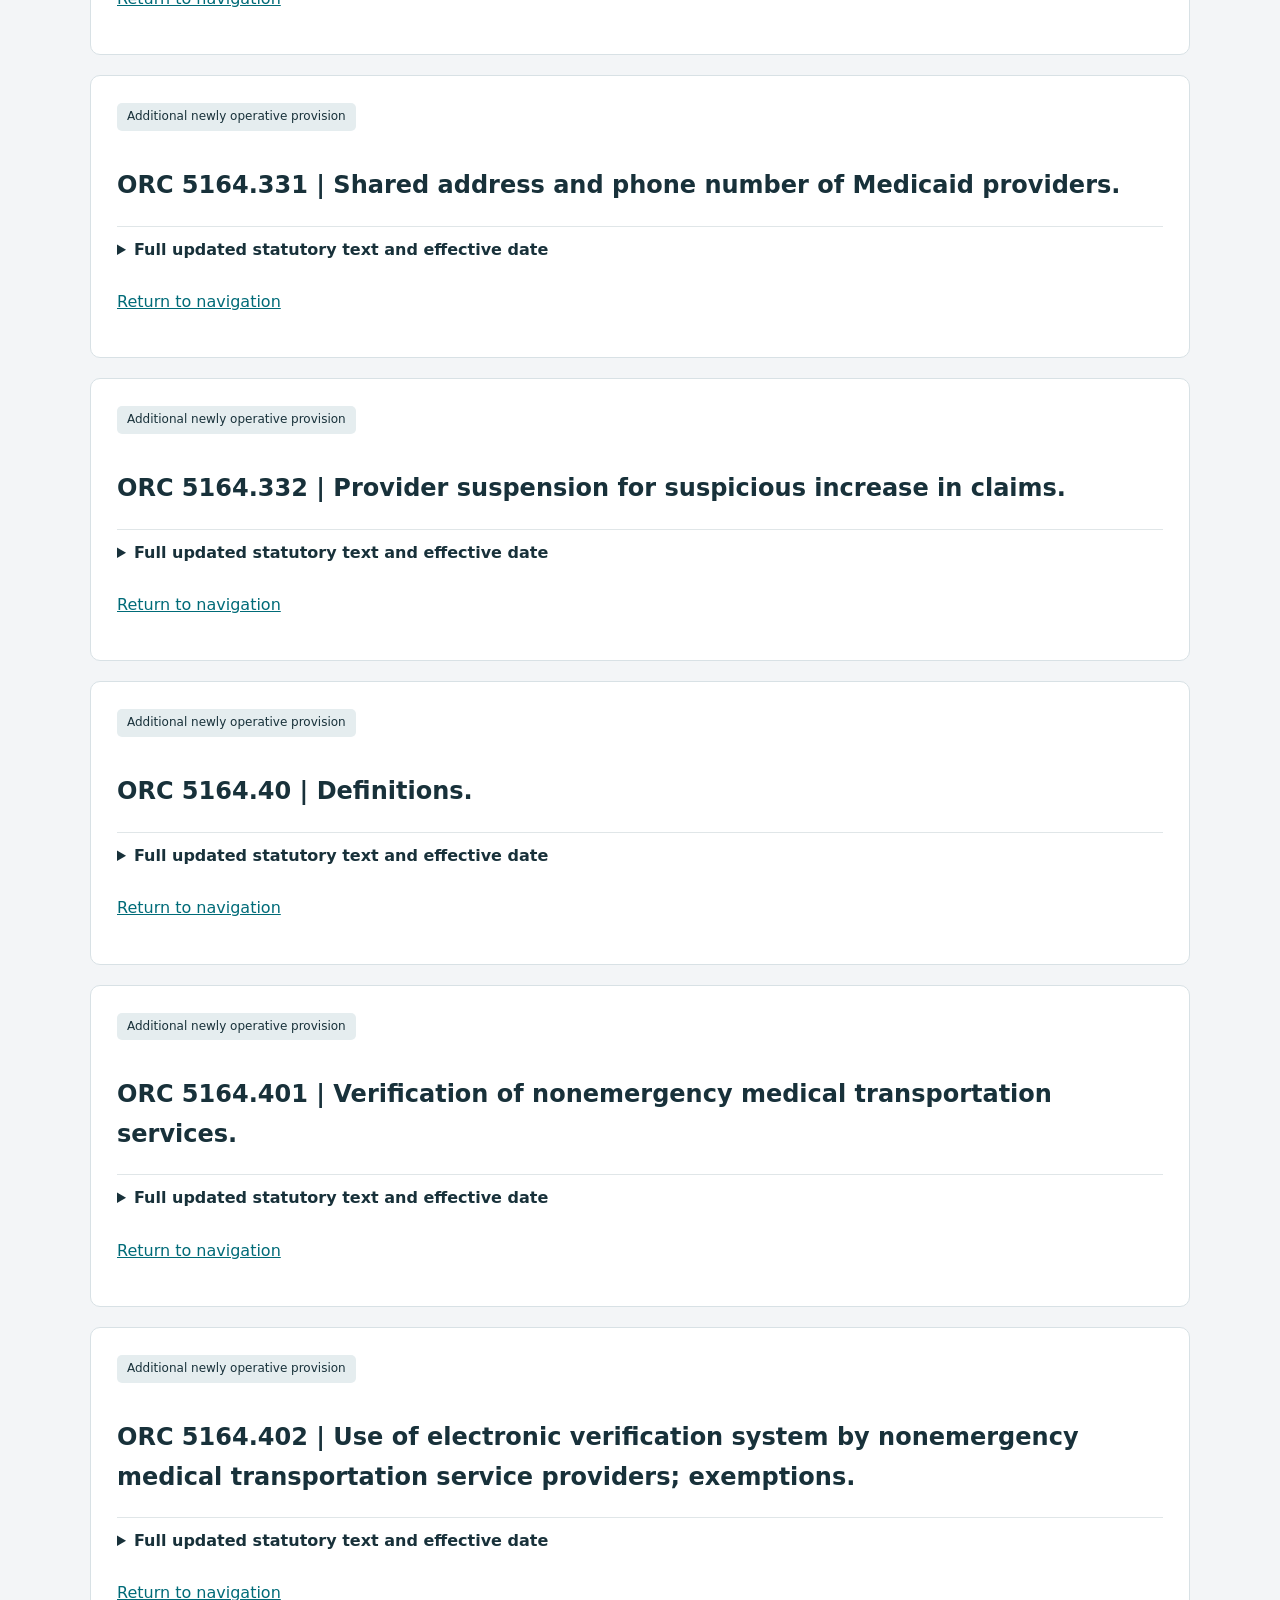
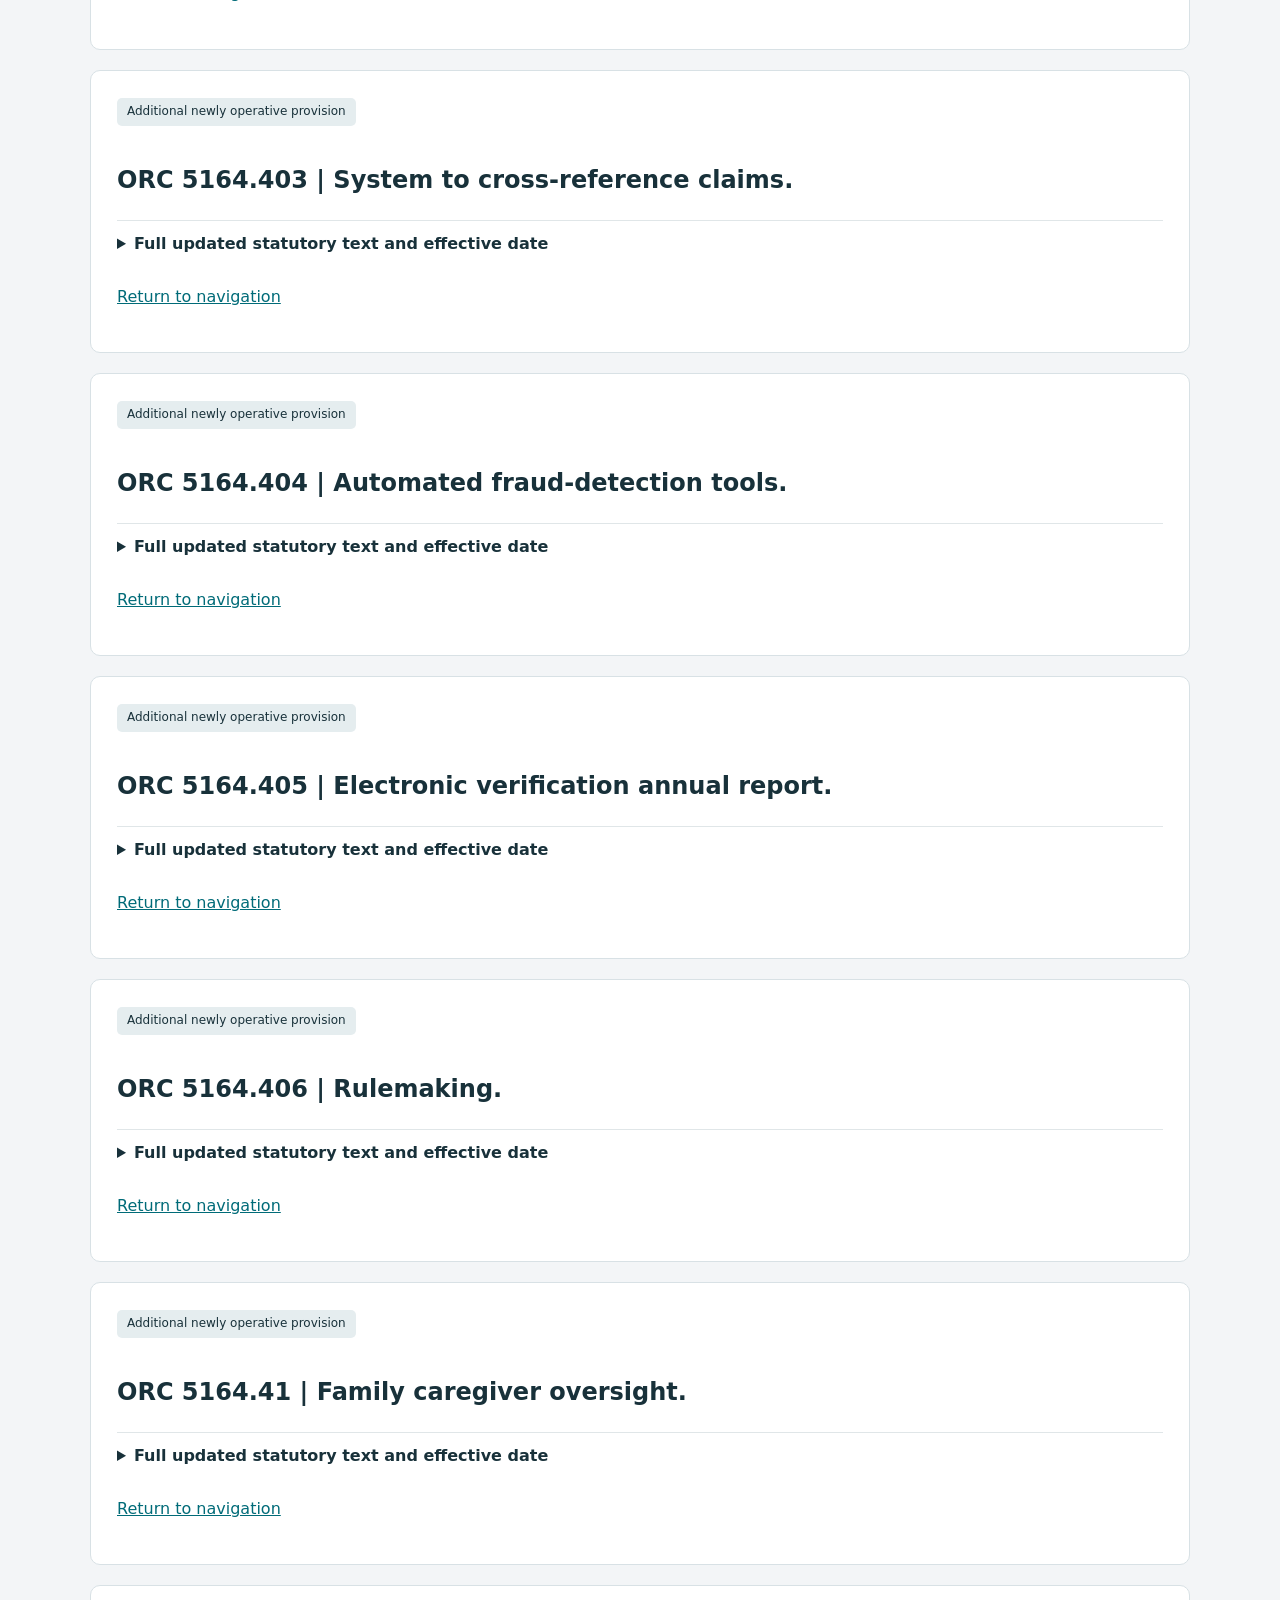
<file: Ohio Rules/ORC_Refresh_Change_Report_2026-10-07.html>
<!doctype html><html lang="en"><head><meta charset="utf-8"><meta name="viewport" content="width=device-width,initial-scale=1"><title>Ohio Revised Code Updates</title><style>body{margin:0;background:#f3f5f7;color:#18313a;font:16px/1.65 system-ui,sans-serif}main{max-width:1100px;margin:auto;padding:38px 24px}header{background:#183b47;color:white;padding:30px;border-radius:12px}h1{font-size:30px;line-height:1.2;margin:10px 0}h2{font-size:24px;margin-top:35px}h3{font-size:19px}a{color:#006b78}header a{color:#bce9e8}.tag{font-size:12px;letter-spacing:.08em;text-transform:uppercase}section{background:white;padding:26px;margin:20px 0;border-radius:10px;border:1px solid #d8e1e5}section:target{border-color:#007b87}nav{display:flex;flex-wrap:wrap;gap:8px}nav a{padding:6px 10px;background:#e1efef;border-radius:6px;text-decoration:none;font-size:13px}.badge{display:inline-block;background:#e5edef;padding:4px 10px;border-radius:5px;font-size:12px}.risk{border-left:4px solid #ce8a16;padding:10px 16px;background:#fff8e8}.columns{display:grid;grid-template-columns:1fr 1fr;gap:20px}pre{white-space:pre-wrap;overflow-wrap:anywhere;font:14px/1.7 ui-monospace,monospace;background:#f6f8f9;border:1px solid #dce3e6;padding:16px;border-radius:6px}summary{cursor:pointer;font-weight:650;padding:10px 0}details{border-top:1px solid #e0e6e8;margin-top:14px}.table-wrap{overflow-x:auto}table{border-collapse:collapse;width:100%;font-size:14px}th,td{text-align:left;vertical-align:top;padding:10px;border-bottom:1px solid #d7e1e4}th{background:#e8f1f2}.muted{color:#5e737b;font-size:14px}footer{font-size:13px;color:#5c737b}@media(max-width:760px){.columns{grid-template-columns:1fr}main{padding:16px}section{padding:18px}h1{font-size:25px}}@media print{body{background:white}main{max-width:none;padding:0}section{break-inside:avoid}nav{display:none}details{display:block}header{background:white;color:#183b47;border-bottom:3px solid #183b47}} .source{font:15px/1.8 system-ui,sans-serif}.del{background:#ffe7e7;color:#8b2525}.add{background:#e0f5e5;color:#215b33}.diff-line{display:block;white-space:pre-wrap}.source-panel{min-width:0}.controls{display:flex;gap:10px;flex-wrap:wrap;margin-top:18px}button{border:1px solid #b7cdd3;border-radius:6px;background:#fff;color:#183b47;padding:8px 13px;font:inherit;font-size:14px;cursor:pointer}.document-title{font-size:24px}.notice{background:#eaf3f4;border-left:4px solid #007b87;padding:14px}.subnav{margin-bottom:12px}details:target{border:2px solid #007b87;padding:14px}@media print{.controls{display:none}details:not([open])>:not(summary){display:none}}</style></head><body><aside style="padding:12px;margin:12px;border:2px solid #9b6b20;background:#fff8e8;color:#332600"><strong>Curated reference: dated analysis.</strong> This report is not a fresh determination of current policy. Agreement excerpts are incomplete. <a href="../SOURCE_STATUS.md">Read source/version limitations</a>.</aside><main id="top"><header><div class="tag">BHBS • Ohio policy change report</div><h1>Ohio Revised Code Updates</h1><p>October 7, 2026 snapshot • September 4 baseline • 34 newly operative provisions</p><p>Current-law refresh: seven substantive changes and 27 additional newly operative provisions.</p></header><div class="controls"><button data-expand>Expand all source text</button><button data-collapse>Collapse all source text</button><button onclick="window.print()">Print / save PDF</button></div><section><h1 id="ohio-revised-code-refresh-and-change-report">Ohio Revised Code Refresh and Change Report</h1><p><strong>Snapshot date:</strong> October 7, 2026   <strong>Comparison baseline:</strong> September 4, 2026   <strong>Scope:</strong> ORC Chapters 5119, 5160, 5163, 5164, and 5167   <strong>Status:</strong> Verified current against the published Ohio Laws chapter pages on October 7, 2026.</p><h2 id="executive-summary">Executive Summary</h2><ul><li>The five refreshed chapters contain <strong>356 sections</strong>, the same total as the September 4 snapshot. No section was added or removed.</li><li>Every section has a section URL, effective date, and latest-legislation field in the refreshed Markdown.</li><li><strong>34 provisions became operative after the September 4 snapshot:</strong> five on September 23, 2026, and twenty-nine on October 6, 2026.</li><li><strong>Seven sections contain substantive text changes that were not present in the September 4 snapshot:</strong> 5163.05; 5164.32, 5164.33, 5164.36, and 5164.57; and 5167.03 and 5167.18.</li><li>Twenty-two provisions effective October 6 were already prepublished in the September 4 corpus. Their operative text did not change, although Ohio Laws later supplied descriptive section titles and updated page timestamps.</li><li>No provision in these five chapters carries an effective date later than October 7, 2026. Some operative sections establish later implementation deadlines, especially the nonemergency medical transportation electronic-verification schedule in section 5164.401.</li></ul><h2 id="validation-results">Validation Results</h2><div class="table-wrap"><table><thead><tr><th>Chapter</th><th>Subject</th><th>Sections in September 4 snapshot</th><th>Sections on October 7</th><th>Effective-date fields</th><th>Section URLs</th><th>Result</th></tr></thead><tbody><tr><td>5119</td><td>Department of Behavioral Health</td><td>121</td><td>121</td><td>121</td><td>121</td><td>Passed</td></tr><tr><td>5160</td><td>Medical Assistance Programs</td><td>44</td><td>44</td><td>44</td><td>44</td><td>Passed; no content change other than retrieval date</td></tr><tr><td>5163</td><td>Medicaid Eligibility</td><td>33</td><td>33</td><td>33</td><td>33</td><td>Passed; section 5163.05 changed</td></tr><tr><td>5164</td><td>Medicaid State Plan Services</td><td>113</td><td>113</td><td>113</td><td>113</td><td>Passed; four substantive amendments and twenty-one title completions</td></tr><tr><td>5167</td><td>Medicaid Managed Care</td><td>45</td><td>45</td><td>45</td><td>45</td><td>Passed; two substantive amendments and one title completion</td></tr><tr><td><strong>Total</strong></td><td></td><td><strong>356</strong></td><td><strong>356</strong></td><td><strong>356</strong></td><td><strong>356</strong></td><td><strong>Passed</strong></td></tr></tbody></table></div><p>Automated checks also found no <code>No rule text found</code> placeholders, and every chapter ends with a complete section delimiter.</p><h2 id="reading-the-statutory-text">Reading the Statutory Text</h2><p>The summaries and likely impacts below are retained from the October 7 report. Each entry links to its <strong>full updated section text</strong> in a separate appendix, including unchanged context. The appendix also includes the 27 additional newly operative provisions. Full sections are not redlines. Text and effective dates are copied from the October 7 chapter snapshot. Chapter links and return links work when these Markdown files remain together.</p><h3>Jump to a section</h3><nav><a href="#orc-5163-05">5163.05</a><a href="#orc-5164-32">5164.32</a><a href="#orc-5164-33">5164.33</a><a href="#orc-5164-36">5164.36</a><a href="#orc-5164-57">5164.57</a><a href="#orc-5167-03">5167.03</a><a href="#orc-5167-18">5167.18</a><a href="#orc-5119-74">5119.74</a><a href="#orc-5119-75">5119.75</a><a href="#orc-5119-76">5119.76</a><a href="#orc-5119-77">5119.77</a><a href="#orc-5119-78">5119.78</a><a href="#orc-5164-11">5164.11</a><a href="#orc-5164-12">5164.12</a><a href="#orc-5164-13">5164.13</a><a href="#orc-5164-292">5164.292</a><a href="#orc-5164-302">5164.302</a><a href="#orc-5164-303">5164.303</a><a href="#orc-5164-304">5164.304</a><a href="#orc-5164-305">5164.305</a><a href="#orc-5164-331">5164.331</a><a href="#orc-5164-332">5164.332</a><a href="#orc-5164-40">5164.40</a><a href="#orc-5164-401">5164.401</a><a href="#orc-5164-402">5164.402</a><a href="#orc-5164-403">5164.403</a><a href="#orc-5164-404">5164.404</a><a href="#orc-5164-405">5164.405</a><a href="#orc-5164-406">5164.406</a><a href="#orc-5164-41">5164.41</a><a href="#orc-5164-42">5164.42</a><a href="#orc-5164-421">5164.421</a><a href="#orc-5164-43">5164.43</a><a href="#orc-5167-23">5167.23</a></nav></section><h2>Seven substantive changes</h2><section id="orc-5163-05"><span class="badge">Substantive change since September 4</span><h3 id="orc-5163-05-medicaid-immigration-status-eligibility">ORC 5163.05 — Medicaid immigration-status eligibility</h3><p>The prior page contained the former aged, blind, and disabled eligibility provision and identified it as repealed effective September 30, 2025. The current section, effective October 6, 2026 under S.B. 315, now states that an individual is not eligible for Ohio Medicaid unless the individual is eligible under 42 U.S.C. 1396b(v)(5).</p><p><strong>Likely impact:</strong> Eligibility and intake teams should expect possible changes to eligibility determinations involving immigration status and should not rely on the pre-October 6 text. Coverage decisions remain the responsibility of ODM and the eligibility system; potentially affected cases warrant human review.</p><p><a href="https://github.com/BehavioralHealthBillingSolutions/ohio-bh-rules-manuals-guides/blob/main/Ohio%20Rules/ORC%20Chapter%205163%20%20%20Medicaid%20Eligibility.md#section-516305--immigration-status-eligibility-for-medicaid">Full section in Chapter 5163</a> · <a href="https://codes.ohio.gov/ohio-revised-code/section-5163.05">Official Ohio Laws section</a></p><p><a href="#full-orc-5163-05">Full updated section text</a></p><details id="full-orc-5163-05"><summary>Full updated statutory text, including unchanged context</summary><h3 id="orc-5163-05-medicaid-immigration-status-eligibility-2">ORC 5163.05 — Medicaid immigration-status eligibility</h3><p><strong>Effective:</strong> October 6, 2026   <strong>Latest Legislation:</strong> Senate Bill 315 - 136th General Assembly  </p><ul><li>No individual is eligible to participate in the medicaid program in this state unless that individual is eligible to participate in the medicaid program under section 1903(v)(5) of the &quot;Social Security Act,&quot; 42 U.S.C. 1396b(v)(5).</li><li>Last updated September 21, 2026 at 1:30 PM</li></ul><p><a href="#orc-5163-05">Return to rule summary</a></p></details><p><a href="#top">Return to navigation</a></p></section><section id="orc-5164-32"><span class="badge">Substantive change since September 4</span><h3 id="orc-5164-32-provider-agreement-duration">ORC 5164.32 — Provider-agreement duration</h3><p>Provider agreements now expire no later than <strong>three years</strong> after their effective date, or sooner when the Medicaid Director determines it necessary. The former statutory maximum was five years.</p><p><strong>Likely impact:</strong> Revalidation calendars, credentialing work queues, and ownership/licensure monitoring should be aligned to a three-year maximum cycle. A missed revalidation can interrupt payment and, under the existing continuation language, may expose services furnished after expiration to nonpayment if revalidation is denied.</p><p><a href="https://github.com/BehavioralHealthBillingSolutions/ohio-bh-rules-manuals-guides/blob/main/Ohio%20Rules/ORC%20Chapter%205164%20%20%20Medicaid%20State%20Plan%20Services.md#section-516432--expiration-of-medicaid-provider-agreements">Full section in Chapter 5164</a> · <a href="https://codes.ohio.gov/ohio-revised-code/section-5164.32">Official Ohio Laws section</a></p><p><a href="#full-orc-5164-32">Full updated section text</a></p><details id="full-orc-5164-32"><summary>Full updated statutory text, including unchanged context</summary><h3 id="orc-5164-32-provider-agreement-duration-2">ORC 5164.32 — Provider-agreement duration</h3><p><strong>Effective:</strong> October 6, 2026   <strong>Latest Legislation:</strong> Senate Bill 315 - 136th General Assembly  </p><ul><li>(A) Each medicaid provider agreement shall expire not later than three years from its effective date or sooner if determined necessary by the medicaid director.</li><li>(B) The medicaid director shall adopt rules under section 5164.02 of the Revised Code as necessary to implement this section. The rules shall be consistent with subpart E of 42 C.F.R. Part 455 and include a process for revalidating medicaid providers&#x27; continued enrollments as providers. All of the following apply to the revalidation process:</li><li>(1) The department shall refuse to revalidate a provider&#x27;s provider agreement when the provider fails to file a complete application for revalidation within the time and in the manner required under the revalidation process.</li><li>(2) If a provider files a complete application for revalidation within the time and in the manner required under the revalidation process, but the provider agreement expires before the department acts on the application or before the effective date of the department&#x27;s decision on the application, the provider, subject to division (B)(3) of this section, may continue operating under the terms of the expired provider agreement until the effective date of the department&#x27;s decision.</li><li>(3) If a provider continues operating under the terms of an expired provider agreement pursuant to division (B)(2) of this section and the department denies the provider&#x27;s application for revalidation, medicaid payments shall not be made for services or items the provider provides during the period beginning on the date the provider agreement expired and ending on the effective date of a subsequent provider agreement, if any, the department enters into with the provider.</li><li>Last updated August 12, 2026 at 4:26 PM</li></ul><p><a href="#orc-5164-32">Return to rule summary</a></p></details><p><a href="#top">Return to navigation</a></p></section><section id="orc-5164-33"><span class="badge">Substantive change since September 4</span><h3 id="orc-5164-33-enrollment-revalidation-suspension-and-heightened-scrutiny">ORC 5164.33 — Enrollment, revalidation, suspension, and heightened scrutiny</h3><p>The section now expressly authorizes heightened scrutiny for high-risk providers when exclusion or termination would create access-to-care issues; denial based on ownership or co-residence relationships with suspended or terminated providers; suspension after one year with no submitted claim; and corresponding state moratoria when federal provider-enrollment moratoria apply. It also authorizes information sharing with health-care regulatory boards or commissions.</p><p><strong>Likely impact:</strong> Providers should ensure address, household, ownership, affiliation, and inactivity data are accurate before enrollment or revalidation. Dormant Medicaid IDs and shared-location arrangements now carry elevated enrollment and suspension risk.</p><p><a href="https://github.com/BehavioralHealthBillingSolutions/ohio-bh-rules-manuals-guides/blob/main/Ohio%20Rules/ORC%20Chapter%205164%20%20%20Medicaid%20State%20Plan%20Services.md#section-516433--denying-terminating-and-suspending-provider-agreements">Full section in Chapter 5164</a> · <a href="https://codes.ohio.gov/ohio-revised-code/section-5164.33">Official Ohio Laws section</a></p><p><a href="#full-orc-5164-33">Full updated section text</a></p><details id="full-orc-5164-33"><summary>Full updated statutory text, including unchanged context</summary><h3 id="orc-5164-33-enrollment-revalidation-suspension-and-heightened-scrutiny-2">ORC 5164.33 — Enrollment, revalidation, suspension, and heightened scrutiny</h3><p><strong>Effective:</strong> October 6, 2026   <strong>Latest Legislation:</strong> Senate Bill 315 - 136th General Assembly  </p><ul><li>(A)(1) The medicaid director may do the following for any reason permitted or required by federal law and when the director determines that the action is in the best interests of medicaid recipients or the state:</li><li>(a) Deny, refuse to revalidate, suspend, or terminate a provider agreement;</li><li>(b) Exclude an individual, provider of services or goods, or other entity from participation in the medicaid program;</li><li>(c) Place a provider or entity at a high risk of fraud on heightened scrutiny when suspension, termination, or exclusion of the provider will result in access to care issues for medicaid recipients. Heightened scrutiny shall include close monitoring of billing and claims, increased compliance through corrective action plans, and the potential for termination or exclusion if violations occur.</li><li>(d) Deny an application for a provider agreement or refuse to revalidate a provider agreement, including applications or revalidations where the applicant is an owner of, or individual that resides with an owner of, a current or former medicaid provider whose provider agreement was terminated or suspended by the department.</li><li>(2) The medicaid director shall suspend a provider agreement of any provider who has not submitted a claim for payment to the department for a period of one year.</li><li>(3) Whenever a temporary moratorium on the enrollment of new providers or provider types is issued pursuant to 42 C.F.R. 424.570, the medicaid director shall issue a similar moratorium and deny all pending applications for provider agreements, including applications that were pending prior to the issuance of the temporary moratorium and were still awaiting approval when the moratorium was issued. In issuing a moratorium under this section, the director shall comply with the requirements specified in 42 C.F.R. 455.470.</li><li>(B) No individual, provider, or entity excluded from participation in the medicaid program under this section shall do any of the following:</li><li>(1) Own, or provide services to, any other medicaid provider or risk contractor;</li><li>(2) Arrange for, render, or order services for medicaid recipients during the period of exclusion;</li><li>(3) During the period of exclusion, receive direct payments under the medicaid program or indirect payments of medicaid funds in the form of salary, shared fees, contracts, kickbacks, or rebates from or through any other medicaid provider or risk contractor.</li><li>(C) An individual, provider, or entity excluded from participation in the medicaid program under this section may request a reconsideration of the exclusion. The director shall adopt rules under section 5164.02 of the Revised Code governing the process for requesting a reconsideration.</li><li>(D) Nothing in this section limits the applicability of section 5164.38 of the Revised Code to a medicaid provider.</li><li>(E) To the extent permitted under state or federal law, the department of medicaid shall share information concerning the director&#x27;s decision to deny, refuse to revalidate, suspend, or terminate a provider agreement under this section with any other state board or commission responsible for regulating a component of the health care industry.</li><li>(F) The medicaid director may adopt rules under section 5164.02 of the Revised Code as necessary to implement this section.</li><li>Last updated August 12, 2026 at 4:27 PM</li></ul><p><a href="#orc-5164-33">Return to rule summary</a></p></details><p><a href="#top">Return to navigation</a></p></section><section id="orc-5164-36"><span class="badge">Substantive change since September 4</span><h3 id="orc-5164-36-credible-allegations-of-fraud-and-payment-suspension">ORC 5164.36 — Credible allegations of fraud and payment suspension</h3><p>The definition now expressly includes fake check-ins, forged paperwork, double billing, identity misuse, impossible travel, claims overlapping a hospital stay when not authorized by an individual service plan, and coordinated billing rings. When the Attorney General or Auditor of State submits a credible allegation with evidence, ODM must suspend payments in whole, in part, or for targeted payments and require prepayment review, subject to federal law. The amendment also adds a hearing and independent administrative-review path for those payment suspensions and directs ODM to establish expedited appeal procedures.</p><p><strong>Likely impact:</strong> This is a high operational and cash-flow risk. Agencies should monitor impossible-travel patterns, hospital-overlap claims, duplicate billing, identity use, altered check-ins, and coordinated billing anomalies before submission. Audit-ready documentation and rapid response ownership are essential.</p><p><a href="https://github.com/BehavioralHealthBillingSolutions/ohio-bh-rules-manuals-guides/blob/main/Ohio%20Rules/ORC%20Chapter%205164%20%20%20Medicaid%20State%20Plan%20Services.md#section-516436--credible-allegation-of-fraud-or-disqualifying-indictment-suspension-of-provider-agreement">Full section in Chapter 5164</a> · <a href="https://codes.ohio.gov/ohio-revised-code/section-5164.36">Official Ohio Laws section</a></p><p><a href="#full-orc-5164-36">Full updated section text</a></p><details id="full-orc-5164-36"><summary>Full updated statutory text, including unchanged context</summary><h3 id="orc-5164-36-credible-allegations-of-fraud-and-payment-suspension-2">ORC 5164.36 — Credible allegations of fraud and payment suspension</h3><p><strong>Effective:</strong> October 6, 2026   <strong>Latest Legislation:</strong> Senate Bill 315 - 136th General Assembly  </p><ul><li>(A) As used in this section:</li><li>(1) &quot;Credible allegation of fraud&quot; has the same meaning as in 42 C.F.R. 455.2, except that for purposes of this section any reference in that regulation to the &quot;state&quot; or the &quot;state medicaid agency&quot; means the department of medicaid. A &quot;credible allegation of fraud&quot; includes falsified or fake check-ins, forged paperwork, double billing for medicaid services, identity misuse, impossible travel patterns, claims that overlap with a hospital stay that are not provided in accordance with an authorized individual service plan, and coordinated billing rings.</li><li>(2) &quot;Disqualifying indictment&quot; means an indictment of a medicaid provider or its officer, authorized agent, associate, manager, employee, or, if the provider is a noninstitutional provider, its owner, if either of the following applies:</li><li>(a) The indictment charges the person with committing an act to which both of the following apply:</li><li>(i) The act would be a felony or misdemeanor under the laws of this state or the jurisdiction within which the act occurred.</li><li>(ii) The act relates to or results from furnishing or billing for medicaid services under the medicaid program or relates to or results from performing management or administrative services relating to furnishing medicaid services under the medicaid program.</li><li>(b) The indictment charges the person with committing an act that would constitute a disqualifying offense.</li><li>(3) &quot;Disqualifying offense&quot; means any of the offenses listed or described in divisions (A)(3)(a) to (e) of section 109.572 of the Revised Code.</li><li>(4) &quot;Noninstitutional medicaid provider&quot; means any person or entity with a provider agreement other than a hospital, nursing facility, or ICF/IID.</li><li>(5) &quot;Owner&quot; means any person having at least five per cent ownership in a noninstitutional medicaid provider.</li><li>(B)(1) Except as provided in division (C) of this section and in rules authorized by this section, the department of medicaid shall suspend the provider agreement held by a medicaid provider on determining either of the following:</li><li>(a) There is a credible allegation of fraud against any of the following for which an investigation is pending under the medicaid program:</li><li>(i) The medicaid provider;</li><li>(ii) The medicaid provider&#x27;s owner, officer, authorized agent, associate, manager, or employee.</li><li>(b) A disqualifying indictment has been issued against any of the following:</li><li>(i) The medicaid provider;</li><li>(ii) The medicaid provider&#x27;s officer, authorized agent, associate, manager, or employee;</li><li>(iii) If the medicaid provider is a noninstitutional provider, its owner.</li><li>(2) Subject to division (C) of this section, the department shall also suspend all medicaid payments to a medicaid provider for services rendered, regardless of the date that the services are rendered, when the department suspends the provider&#x27;s provider agreement under this section.</li><li>(3) Except as otherwise provided in 42 C.F.R. 455.23, when the attorney general or auditor of state submits a credible allegation of fraud with evidence to the department, the department shall take the following actions:</li><li>(a) Suspend medicaid payments to the provider in whole, in part, or as applied to targeted payments;</li><li>(b) Require pre-payment review of the provider&#x27;s claims.</li><li>(4) The suspension of a provider agreement or medicaid payments shall continue in effect until the latest of the following occurs:</li><li>(a) If the suspension is the result of a credible allegation of fraud, the department or a prosecuting authority determines that there is insufficient evidence of fraud by the medicaid provider;</li><li>(b) Regardless of whether the suspension is the result of a credible allegation of fraud or a disqualifying indictment, the proceedings in any related criminal case are completed through dismissal of the indictment or through sentencing after conviction or entry of a guilty plea or through finding of not guilty or, if the department commences a process to terminate the suspended provider agreement, the termination process is concluded;</li><li>(c) The medicaid provider pays in full all fines and debts due and owing to the department or makes arrangements satisfactory to the department to fulfill those obligations;</li><li>(d) A civil action related to a credible allegation of fraud or disqualifying indictment is not pending against the medicaid provider;</li><li>(e) If payments are suspended under division (B)(3) of this section, until the completion of the administrative review described in division (D)(2) of this section.</li><li>(5)(a) When a provider agreement is suspended under this section, none of the following shall take, during the period of the suspension, any of the actions specified in division (B)(5)(b) of this section:</li><li>(i) The medicaid provider;</li><li>(ii) If the suspension is the result of an action taken by an officer, authorized agent, associate, manager, or employee of the medicaid provider, that person;</li><li>(iii) If the medicaid provider is a noninstitutional provider and the suspension is the result of an action taken by the owner of the provider, the owner.</li><li>(b) The following are the actions that persons specified in division (B)(5)(a) of this section cannot take during the suspension of a provider agreement:</li><li>(i) Own any other medicaid provider or risk contractor;</li><li>(ii) Arrange, render, or order services on behalf of any other medicaid provider or risk contractor;</li><li>(iii) Arrange or order services for medicaid recipients or render services to medicaid recipients;</li><li>(iv) Receive direct payments under the medicaid program or indirect payments of medicaid funds in the form of salary, shared fees, contracts, kickbacks, or rebates from or through any other medicaid provider or risk contractor.</li><li>(C) The department shall not suspend a provider agreement or medicaid payments under division (B) of this section if either of the following is the case:</li><li>(1) The medicaid provider or, if the provider is a noninstitutional provider, the owner can demonstrate through the submission of written evidence that the provider or owner did not directly or indirectly sanction the action of its authorized agent, associate, manager, or employee that resulted in the credible allegation of fraud or disqualifying indictment.</li><li>(2) The medicaid provider or, if the provider is a noninstitutional provider, the owner can demonstrate that good cause exists not to suspend the provider agreement or payments.</li><li>With respect to the evidence described in division (C)(1) of this section, the department shall grant, prior to suspension, the provider or owner an opportunity to submit the written evidence to the department.</li><li>With respect to a demonstration of good cause described in division (C)(2) of this section, the department shall specify in rules adopted under section 5164.02 of the Revised Code what constitutes good cause and the information, documents, or other evidence that must be submitted to the department as part of the demonstration.</li><li>(D)(1) After suspending a provider agreement under division (B)(1) of this section, the department shall send notice of the suspension to the affected medicaid provider or, if the provider is a noninstitutional provider, the owner in accordance with the following time frames:</li><li>(a) Not later than five days after the suspension, unless a law enforcement agency makes a written request to temporarily delay the notice;</li><li>(b) If a law enforcement agency makes a written request to temporarily delay the notice, not later than thirty days after the suspension occurs subject to the conditions specified in division (E) of this section.</li><li>(2) If medicaid payments are suspended in accordance with division (B)(3) of this section, the medicaid provider or, if the provider is a noninstitutional provider, the owner shall be entitled to a hearing and independent administrative review of the suspension.</li><li>(E) A written request for a temporary delay described in division (D)(1)(b) of this section may be renewed in writing by a law enforcement agency not more than two times except that under no circumstances shall the notice be issued more than ninety days after the suspension occurs.</li><li>(F) The notice required by division (D) of this section shall do all of the following:</li><li>(1) State that payments are being suspended in accordance with this section and 42 C.F.R. 455.23;</li><li>(2) Set forth the general allegations related to the nature of the conduct leading to the suspension, except that it is not necessary to disclose any specific information concerning an ongoing investigation;</li><li>(3) State that the suspension continues to be in effect until the latest of the circumstances specified in division (B)(4) of this section occur;</li><li>(4) Specify, if applicable, the type or types of medicaid claims or business units of the medicaid provider that are affected by the suspension;</li><li>(5) Inform the medicaid provider or owner of the opportunity to submit to the department, not later than thirty days after receiving the notice, a request for reconsideration of the suspension in accordance with division (G) of this section.</li><li>(G)(1) Pursuant to the procedure specified in division (G)(2) of this section, a medicaid provider subject to a suspension under this section or, if the provider is a noninstitutional provider, the owner may request a reconsideration of the suspension. The request shall be made not later than thirty days after receipt of a notice required by division (D)(1) of this section. The reconsideration is not subject to an adjudication hearing pursuant to Chapter 119. of the Revised Code.</li><li>(2) In requesting a reconsideration, the medicaid provider or owner shall submit written information and documents to the department. The information and documents may pertain to either of the following issues:</li><li>(a) Whether the determination to suspend the provider agreement was based on a mistake of fact, other than the validity of an indictment in a related criminal case.</li><li>(b) If there has been an indictment in a related criminal case, whether the indictment is a disqualifying indictment.</li><li>(H) The department shall review the information and documents submitted in a request made under division (G) of this section for reconsideration of a suspension. After the review, the suspension may be affirmed, reversed, or modified, in whole or in part. The department shall notify the affected provider or owner of the results of the review.</li><li>(I) Rules adopted under section 5164.02 of the Revised Code may specify circumstances under which the department would not suspend a provider agreement pursuant to this section. The department shall adopt rules establishing expedited appeal procedures for purposes of an administrative review conducted under division (D)(2) of this section.</li><li>Last updated August 12, 2026 at 4:29 PM</li></ul><p><a href="#orc-5164-36">Return to rule summary</a></p></details><p><a href="#top">Return to navigation</a></p></section><section id="orc-5164-57"><span class="badge">Substantive change since September 4</span><h3 id="orc-5164-57-mandatory-recovery-of-impossible-claims">ORC 5164.57 — Mandatory recovery of impossible claims</h3><p>ODM must recover overpayments when an audit verifies an impossible claim, including in-home care claimed while the recipient was hospitalized or simultaneous in-home services claimed for recipients at different addresses.</p><p><strong>Likely impact:</strong> Agencies should add prebilling checks for inpatient overlap, overlapping staff time, conflicting locations, and travel feasibility. The statute uses mandatory recovery language once an audit verifies the condition.</p><p><a href="https://github.com/BehavioralHealthBillingSolutions/ohio-bh-rules-manuals-guides/blob/main/Ohio%20Rules/ORC%20Chapter%205164%20%20%20Medicaid%20State%20Plan%20Services.md#section-516457--recovery-of-medicaid-overpayments">Full section in Chapter 5164</a> · <a href="https://codes.ohio.gov/ohio-revised-code/section-5164.57">Official Ohio Laws section</a></p><p><a href="#full-orc-5164-57">Full updated section text</a></p><details id="full-orc-5164-57"><summary>Full updated statutory text, including unchanged context</summary><h3 id="orc-5164-57-mandatory-recovery-of-impossible-claims-2">ORC 5164.57 — Mandatory recovery of impossible claims</h3><p><strong>Effective:</strong> October 6, 2026   <strong>Latest Legislation:</strong> Senate Bill 315 - 136th General Assembly  </p><ul><li>(A)(1) Except as provided in division (A)(2) and division (E) of this section, the department of medicaid may recover a medicaid payment or portion of a payment made to a medicaid provider to which the provider is not entitled if the department notifies the provider of the overpayment during the five-year period immediately following the end of the state fiscal year in which the overpayment was made.</li><li>(2) In the case of a hospital medicaid provider, if the department determines as a result of a medicare or medicaid cost report settlement that the provider received an amount under the medicaid program to which the provider is not entitled, the department may recover the overpayment if the department notifies the provider of the overpayment during the later of the following:</li><li>(a) The five-year period immediately following the end of the state fiscal year in which the overpayment was made;</li><li>(b) The one-year period immediately following the date the department receives from the United States centers for medicare and medicaid services a completed, audited, medicare cost report for the provider that applies to the state fiscal year in which the overpayment was made.</li><li>(B) Among the overpayments that may be recovered under this section are the following:</li><li>(1) Payment for a medicaid service, or a day of service, not rendered;</li><li>(2) Payment for a day of service at a full per diem rate that should have been paid at a percentage of the full per diem rate;</li><li>(3) Payment for a medicaid service, or day of service, that was paid by, or partially paid by, a third party, as defined in section 5160.35 of the Revised Code, and the third party&#x27;s payment or partial payment was not offset against the amount paid by the medicaid program to reduce or eliminate the amount that was paid by the medicaid program;</li><li>(4) Payment when a medicaid recipient&#x27;s responsibility for payment was understated and resulted in an overpayment to the provider.</li><li>(C) The department may recover an overpayment under this section prior to or after any of the following:</li><li>(1) Adjudication of a final fiscal audit that section 5164.38 of the Revised Code requires to be conducted in accordance with Chapter 119. of the Revised Code;</li><li>(2) Adjudication of a finding under any other provision of state statutes governing the medicaid program or the rules adopted under those statutes;</li><li>(3) Expiration of the time to issue a final fiscal audit that section 5164.38 of the Revised Code requires to be conducted in accordance with Chapter 119. of the Revised Code;</li><li>(4) Expiration of the time to issue a finding under any other provision of state statutes governing the medicaid program or the rules adopted under those statutes.</li><li>(D)(1) Subject to division (D)(2) of this section, the recovery of an overpayment under this section does not preclude the department from subsequently doing the following:</li><li>(a) Issuing a final fiscal audit in accordance with Chapter 119. of the Revised Code, as required under section 5164.38 of the Revised Code;</li><li>(b) Issuing a finding under any other provision of state statutes governing the medicaid program or the rules adopted under those statutes.</li><li>(2) A final fiscal audit or finding issued subsequent to the recovery of an overpayment under this section shall be reduced by the amount of the prior recovery, as appropriate.</li><li>(E) The department shall recover all overpayments to a provider when an audit determines and verifies an impossible claim submitted by the provider, such as when a provider has submitted a claim for providing in-home care services, as defined in section 5164.40 of the Revised Code, on a date when the recipient was in the hospital or when a provider has submitted claims for providing in-home services to recipients located at different addresses at the same time.</li><li>(F) Nothing in this section limits the department&#x27;s authority to recover overpayments pursuant to any other provision of the Revised Code.</li><li>Last updated August 12, 2026 at 4:38 PM</li></ul><p><a href="#orc-5164-57">Return to rule summary</a></p></details><p><a href="#top">Return to navigation</a></p></section><section id="orc-5167-03"><span class="badge">Substantive change since September 4</span><h3 id="orc-5167-03-medicaid-mco-enrollment-distribution">ORC 5167.03 — Medicaid MCO enrollment distribution</h3><p>For eighteen months beginning October 6, 2026, ODM must ensure each participating Medicaid MCO enrolls at least ten percent of care-management-system participants.</p><p><strong>Likely impact:</strong> Member-plan distribution may shift during the eighteen-month period. Agencies should monitor plan assignment, payer rosters, authorization ownership, and payer-specific billing rules when members transition.</p><p><a href="https://github.com/BehavioralHealthBillingSolutions/ohio-bh-rules-manuals-guides/blob/main/Ohio%20Rules/ORC%20Chapter%205167%20%20%20Medicaid%20Managed%20Care.md#section-516703--care-management-system">Full section in Chapter 5167</a> · <a href="https://codes.ohio.gov/ohio-revised-code/section-5167.03">Official Ohio Laws section</a></p><p><a href="#full-orc-5167-03">Full updated section text</a></p><details id="full-orc-5167-03"><summary>Full updated statutory text, including unchanged context</summary><h3 id="orc-5167-03-medicaid-mco-enrollment-distribution-2">ORC 5167.03 — Medicaid MCO enrollment distribution</h3><p><strong>Effective:</strong> October 6, 2026   <strong>Latest Legislation:</strong> Senate Bill 315 - 136th General Assembly  </p><ul><li>(A) As part of the medicaid program, the department of medicaid shall establish a care management system. The department shall implement the system in some or all counties.</li><li>(B) The department shall designate the medicaid recipients who are required or permitted to participate in the care management system. Those who shall be required to participate in the system include medicaid recipients who receive cognitive behavioral therapy as described in division (A)(2) of section 5167.16 of the Revised Code. Except as provided in section 5166.406 of the Revised Code, no medicaid recipient participating in the healthy Ohio program established under section 5166.40 of the Revised Code shall participate in the system.</li><li>(C) Except as otherwise provided in this section, the general assembly&#x27;s authorization through the enactment of legislation is needed before home and community-based services available under a medicaid waiver component or nursing facility services are included in the care management system. ICDS participants, or participants in the ICDS successor program, may be required or permitted to obtain such services under the system. Medicaid recipients who receive such services may be designated for voluntary or mandatory participation in the system in order to receive other health care services included in the system.</li><li>(D) Subject to division (E) of this section, the department may require or permit participants in the care management system to do either or both of the following:</li><li>(1) Obtain health care services from providers designated by the department;</li><li>(2) Enroll in a medicaid MCO plan.</li><li>(E) Concerning medicaid recipients permitted or required to participate in the care management system, for a period of eighteen months beginning on the effective date of this amendment, the department of medicaid shall ensure that each medicaid MCO plan participating in the care management system enrolls at least ten per cent of the total number of participants participating in the care management system.</li><li>Last updated July 23, 2026 at 10:06 AM</li></ul><p><a href="#orc-5167-03">Return to rule summary</a></p></details><p><a href="#top">Return to navigation</a></p></section><section id="orc-5167-18"><span class="badge">Substantive change since September 4</span><h3 id="orc-5167-18-mco-reporting-of-program-integrity-concerns">ORC 5167.18 — MCO reporting of program-integrity concerns</h3><p>Medicaid MCOs must report credible evidence of fraud, waste, abuse, or materially inconsistent billing to ODM, and ODM must timely refer potential fraud to the Attorney General.</p><p><strong>Likely impact:</strong> MCO utilization-review and payment-integrity findings can escalate beyond an ordinary claim dispute. Agencies should centralize responses and preserve the source documentation supporting services, units, time, location, rendering provider, authorization, and medical necessity.</p><p><a href="https://github.com/BehavioralHealthBillingSolutions/ohio-bh-rules-manuals-guides/blob/main/Ohio%20Rules/ORC%20Chapter%205167%20%20%20Medicaid%20Managed%20Care.md#section-516718--identification-of-fraud-waste-and-abuse">Full section in Chapter 5167</a> · <a href="https://codes.ohio.gov/ohio-revised-code/section-5167.18">Official Ohio Laws section</a></p><p><a href="#full-orc-5167-18">Full updated section text</a></p><details id="full-orc-5167-18"><summary>Full updated statutory text, including unchanged context</summary><h3 id="orc-5167-18-mco-reporting-of-program-integrity-concerns-2">ORC 5167.18 — MCO reporting of program-integrity concerns</h3><p><strong>Effective:</strong> October 6, 2026   <strong>Latest Legislation:</strong> Senate Bill 315 - 136th General Assembly  </p><ul><li>Each medicaid managed care organization shall comply with federal and state efforts to identify fraud, waste, and abuse in the medicaid program. Upon the identification of credible evidence of fraud, waste, or abuse, or materially inconsistent billing, each medicaid managed care organization shall make a report to the department of medicaid. The department shall refer potential fraud in a timely manner to the attorney general for investigation.</li><li>Last updated August 12, 2026 at 4:38 PM</li></ul><p><a href="#orc-5167-18">Return to rule summary</a></p></details><p><a href="#top">Return to navigation</a></p></section><section><h2 id="newly-operative-provisions">Newly Operative Provisions</h2><h3 id="effective-september-23-2026-orc-5119-74-orc-5119-74-to-5119-78-orc-5119-78">Effective September 23, 2026 — ORC <a href="#orc-5119-74">5119.74</a> to <a href="#orc-5119-78">5119.78</a></h3><p>H.B. 479 moved the State Post-Traumatic Stress Fund into Chapter 5119 and established a commission, eligibility standards, reimbursable treatment expenses, and anti-retaliation protections for public safety officers with employment-related post-traumatic stress injuries without accompanying physical injury. Reimbursement is subject to available funds, generally covers documented out-of-pocket treatment costs, and is capped at $50,000 unless additional documented expenses and available funds support a higher amount.</p><p><strong>Operational note:</strong> Behavioral-health providers serving public safety officers may need to support patients with itemized treatment and payment documentation for fund applications, but the application procedure depends on commission rules.</p><h3 id="effective-october-6-2026-orc-5164-and-5167-program-integrity-package">Effective October 6, 2026 — ORC 5164 and 5167 program-integrity package</h3><p>In addition to the seven sections with newly surfaced substantive amendments described above, the following prepublished provisions are now operative:</p><ul><li><strong>Automated decisions and prior authorization:</strong> <a href="#orc-5164-11">5164.11</a> requires human review of covered automated-review determinations; <a href="#orc-5164-12">5164.12</a> requires prior authorization for all therapeutic behavioral services; <a href="#orc-5164-13">5164.13</a> establishes prior authorization for personal-care services exceeding the amount or scope in the plan of care or individual service plan.</li><li><strong>Credentialing and enrollment:</strong> <a href="#orc-5164-292">5164.292</a> requires credentialing information every twenty-four months for listed professionals and facilities, including community mental-health, community-addiction, and Chapter 5119 residential facilities. Sections <a href="#orc-5164-302">5164.302</a> through <a href="#orc-5164-305">5164.305</a> add HCBS site reviews, a signed Medicaid-fraud disclaimer, standardized onboarding, and disclosure of all persons with at least five-percent direct or indirect ownership.</li><li><strong>Shared identifiers and early billing spikes:</strong> <a href="#orc-5164-331">5164.331</a> requires investigation of new applicants sharing an address or phone number with a current provider. Section <a href="#orc-5164-332">5164.332</a> requires payment suspension and investigation for suspicious claim increases within a new provider&#x27;s first sixty days and requires flagging a monthly claim increase greater than 100 percent without a corresponding recipient increase.</li><li><strong>Nonemergency medical transportation:</strong> <a href="#orc-5164-40">5164.40</a> through <a href="#orc-5164-406">5164.406</a> establish GPS-based electronic verification, claim matching, fraud-detection, reporting, exemptions, and rulemaking. Section <a href="#orc-5164-401">5164.401</a> requires technical standards and an implementation plan by April 6, 2027; a pilot by October 6, 2027; and use by all NEMT providers no later than April 6, 2028.</li><li><strong>In-home care and EVV:</strong> <a href="#orc-5164-41">5164.41</a>, <a href="#orc-5164-42">5164.42</a>, and <a href="#orc-5164-421">5164.421</a> authorize family-caregiver oversight, make validated EVV records a condition of payment for covered services, and permit enhanced identity verification for high-risk providers. Section <a href="#orc-5164-43">5164.43</a> protects employees who report suspected Medicaid fraud in good faith.</li><li><strong>MCO payment integrity:</strong> <a href="#orc-5167-23">5167.23</a> permits timely prepayment review, denial, or suspension based on credible indicators, subject to ODM or Attorney General approval where specified; it also requires provider notice, grievance access, an ODM appeal route, deconfliction, and documented evidence.</li></ul><h3 id="newly-operative-section-text-index">Newly Operative Section Text Index</h3><ul><li><strong>Chapter 5119:</strong> <a href="#orc-5119-74">5119.74</a>, <a href="#orc-5119-75">5119.75</a>, <a href="#orc-5119-76">5119.76</a>, <a href="#orc-5119-77">5119.77</a>, <a href="#orc-5119-78">5119.78</a>.</li><li><strong>Chapter 5164:</strong> <a href="#orc-5164-11">5164.11</a>, <a href="#orc-5164-12">5164.12</a>, <a href="#orc-5164-13">5164.13</a>, <a href="#orc-5164-292">5164.292</a>, <a href="#orc-5164-302">5164.302</a>, <a href="#orc-5164-303">5164.303</a>, <a href="#orc-5164-304">5164.304</a>, <a href="#orc-5164-305">5164.305</a>, <a href="#orc-5164-331">5164.331</a>, <a href="#orc-5164-332">5164.332</a>, <a href="#orc-5164-40">5164.40</a>, <a href="#orc-5164-401">5164.401</a>, <a href="#orc-5164-402">5164.402</a>, <a href="#orc-5164-403">5164.403</a>, <a href="#orc-5164-404">5164.404</a>, <a href="#orc-5164-405">5164.405</a>, <a href="#orc-5164-406">5164.406</a>, <a href="#orc-5164-41">5164.41</a>, <a href="#orc-5164-42">5164.42</a>, <a href="#orc-5164-421">5164.421</a>, <a href="#orc-5164-43">5164.43</a>.</li><li><strong>Chapter 5167:</strong> <a href="#orc-5167-23">5167.23</a>.</li></ul><h2 id="risk-priorities-for-ohio-behavioral-health-and-medicaid-operations">Risk Priorities for Ohio Behavioral Health and Medicaid Operations</h2><div class="table-wrap"><table><thead><tr><th>Priority</th><th>Risk</th><th>Immediate control</th></tr></thead><tbody><tr><td>Critical</td><td>Section 5164.12 states that all therapeutic behavioral services require prior authorization.</td><td>Confirm ODM/MCO implementation instructions by service and date; do not rely only on historical no-authorization workflows. Track authorization number, approved units, dates, rendering level, and exhaustion before billing.</td></tr><tr><td>Critical</td><td>Payment suspension, prepayment review, and mandatory recovery now explicitly target impossible travel, hospital overlap, duplicate billing, fake check-ins, identity misuse, and materially inconsistent billing.</td><td>Implement prebilling edits and a daily exception queue for time/location overlap, inpatient dates, units, EVV mismatches, duplicate encounters, rendering-provider conflicts, and abnormal volume.</td></tr><tr><td>High</td><td>Provider agreements have a three-year maximum term, while covered professionals and facilities must provide credentialing information every twenty-four months.</td><td>Maintain separate credentialing and revalidation clocks; alert at least 180, 120, 90, and 60 days before due dates.</td></tr><tr><td>High</td><td>Five-percent ownership, shared address/phone, sanctioned-owner relationships, and HCBS site-density rules can delay or block enrollment/revalidation.</td><td>Reconcile PECOS/ODM/MCO/Secretary of State ownership and location records; document legitimate co-location and shared-contact arrangements.</td></tr><tr><td>High</td><td>MCO program-integrity findings can be reported to ODM and referred to the Attorney General.</td><td>Route all MCO payment-integrity notices to one compliance owner; preserve original records and respond consistently across payers and regulators.</td></tr><tr><td>Medium</td><td>MCO enrollment distribution changes may move members across plans during the eighteen-month period.</td><td>Recheck eligibility and plan assignment near dates of service and authorization; monitor payer migration trends and denial shifts.</td></tr><tr><td>Medium</td><td>The PTSD fund creates a new reimbursement path but depends on rules and available funding.</td><td>Watch commission rulemaking; standardize itemized statements and proof-of-payment support for patients seeking reimbursement.</td></tr></tbody></table></div><h2 id="future-effective-review">Future-Effective Review</h2><p>No section in the refreshed five-chapter corpus has an effective date after October 7, 2026. The NEMT provisions are already legally effective but contain future implementation milestones. Other operational mechanics may still depend on ODM rules, guidance, system changes, contracts, or MCO policy updates.</p><h2 id="source-and-method">Source and Method</h2><p>The chapter files were generated from the current published HTML at:</p><ul><li><a href="https://codes.ohio.gov/ohio-revised-code/chapter-5119">https://codes.ohio.gov/ohio-revised-code/chapter-5119</a></li><li><a href="https://codes.ohio.gov/ohio-revised-code/chapter-5160">https://codes.ohio.gov/ohio-revised-code/chapter-5160</a></li><li><a href="https://codes.ohio.gov/ohio-revised-code/chapter-5163">https://codes.ohio.gov/ohio-revised-code/chapter-5163</a></li><li><a href="https://codes.ohio.gov/ohio-revised-code/chapter-5164">https://codes.ohio.gov/ohio-revised-code/chapter-5164</a></li><li><a href="https://codes.ohio.gov/ohio-revised-code/chapter-5167">https://codes.ohio.gov/ohio-revised-code/chapter-5167</a></li></ul><p>Each section preserves its direct Ohio Laws URL, effective date, latest-legislation field, and published text. The current files were compared section by section with the September 4, 2026 Markdown snapshot after excluding the snapshot retrieval-date line.</p><p>The Ohio Legislature identifies S.B. 315 as effective October 6, 2026 and H.B. 479 as effective September 23, 2026. The report distinguishes direct statutory changes from likely operational implications. It is not legal advice; decisions involving denials, suspensions, overpayments, recoupment, or self-disclosure should receive qualified compliance or legal review.</p><p><strong>Formatting limitation:</strong> Ohio Laws does not publish ORC paragraph-depth classes in the HTML. Paragraph text is verbatim, but Markdown indentation is inferred from paragraph designators. Confirm citation-critical nesting against the authenticated PDF on the applicable section page.</p></section><h2>27 additional newly operative provisions</h2><p class="notice">These provisions are separated from the seven substantive text changes. The report identifies 22 October 6 provisions as already prepublished in the September corpus.</p><section id="orc-5119-74"><span class="badge">Additional newly operative provision</span><h2>ORC 5119.74 | [Former R.C. 5502.75, amended and renumbered by H.B. 479, 136th General Assembly, effective 09/23/2026] State post-traumatic stress fund.</h2><details id="full-orc-5119-74"><summary>Full updated statutory text and effective date</summary><h3 id="orc-5119-74-former-r-c-5502-75-amended-and-renumbered-by-h-b-479-136th-general-assembly-effective-09-23-2026-state-post-traumatic-stress-fund">ORC 5119.74 | [Former R.C. 5502.75, amended and renumbered by H.B. 479, 136th General Assembly, effective 09/23/2026] State post-traumatic stress fund.</h3><p><a href="https://github.com/BehavioralHealthBillingSolutions/ohio-bh-rules-manuals-guides/blob/main/Ohio%20Rules/ORC%20Chapter%205119%20%20%20Department%20of%20Behavioral%20Health.md#section-511974--former-rc-550275-amended-and-renumbered-by-hb-479-136th-general-assembly-effective-09232026-state-post-traumatic-stress-fund">Full section in Chapter 5119</a> · <a href="https://codes.ohio.gov/ohio-revised-code/section-5119.74">Official Ohio Laws section</a></p><p><strong>Effective:</strong> September 23, 2026   <strong>Latest Legislation:</strong> House Bill 479 - 136th General Assembly  </p><ul><li>(A) As used in this section and sections 5119.75 to 5119.78 of the Revised Code:</li><li>(1) &quot;Public safety officer&quot; means all the following, whether paid or volunteer:</li><li>(a) A peace officer, as defined in section 2935.01 of the Revised Code;</li><li>(b) A special police officer employed by the department of behavioral health pursuant to section 5119.08 of the Revised Code or the department of developmental disabilities pursuant to section 5123.13 of the Revised Code;</li><li>(c) A firefighter of a lawfully constituted fire department;</li><li>(d) A first responder, emergency medical technician-basic, emergency medical technician-intermediate, or emergency medical technician-paramedic certified under Chapter 4765. of the Revised Code.</li><li>(2) &quot;Post-traumatic stress injury&quot; means all the following:</li><li>(a) Post-traumatic stress disorder;</li><li>(b) Acute stress disorder;</li><li>(c) Any other specified stress-related disorder identified in the version of the diagnostic and statistical manual of mental disorders published by the American psychiatric association in effect on the effective date of this amendment.</li><li>(3) &quot;Mental health professional&quot; means all of the following:</li><li>(a) A psychiatrist as defined in section 5122.01 of the Revised Code;</li><li>(b) A licensed psychologist as defined in division (H) of section 4732.01 of the Revised Code;</li><li>(c) A professional clinical counselor or a professional counselor licensed under Chapter 4757. of the Revised Code.</li><li>(B) The state post-traumatic stress fund is created in the state treasury. The fund shall consist of any money appropriated to it by the general assembly, any interest and earnings from the fund, and any other donations, grants, gifts, or other money received. The Ohio post-traumatic stress fund commission created in section 5119.76 of the Revised Code shall be the trustee of the fund.</li><li>(C) The state post-traumatic stress fund shall be used for both of the following purposes:</li><li>(1) Reimbursement of the medical, nurse, therapy, and hospital services and medicines described in section 5119.77 of the Revised Code;</li><li>(2) Payment of administrative costs incurred in providing the reimbursements described in section 5119.77 of the Revised Code.</li><li>Last updated August 4, 2026 at 3:00 PM</li></ul><p><a href="#newly-operative-provisions">Return to newly operative provisions</a></p><p><a href="#orc-5119-74">Return to summary</a></p></details><p><a href="#top">Return to navigation</a></p></section><section id="orc-5119-75"><span class="badge">Additional newly operative provision</span><h2>ORC 5119.75 | Ohio post-traumatic stress fund commission.</h2><details id="full-orc-5119-75"><summary>Full updated statutory text and effective date</summary><h3 id="orc-5119-75-ohio-post-traumatic-stress-fund-commission">ORC 5119.75 | Ohio post-traumatic stress fund commission.</h3><p><a href="https://github.com/BehavioralHealthBillingSolutions/ohio-bh-rules-manuals-guides/blob/main/Ohio%20Rules/ORC%20Chapter%205119%20%20%20Department%20of%20Behavioral%20Health.md#section-511975--ohio-post-traumatic-stress-fund-commission">Full section in Chapter 5119</a> · <a href="https://codes.ohio.gov/ohio-revised-code/section-5119.75">Official Ohio Laws section</a></p><p><strong>Effective:</strong> September 23, 2026   <strong>Latest Legislation:</strong> House Bill 479 - 136th General Assembly  </p><ul><li>(A) The Ohio post-traumatic stress fund commission is created within the department of behavioral health for the purpose of administering the state post-traumatic stress fund created under section 5119.74 of the Revised Code. The commission consists of the following members:</li><li>(1) The director of budget and management or the director&#x27;s designee, who shall be a nonvoting member;</li><li>(2) The director of behavioral health or the director&#x27;s designee;</li><li>(3) The administrator of workers&#x27; compensation or the administrator&#x27;s designee;</li><li>(4) One member representing firefighters who shall be a member in good standing of the Ohio association of professional firefighters appointed by the president of the senate;</li><li>(5) One member representing peace officers who shall be a member in good standing of a fraternal organization representing law enforcement officers appointed by the speaker of the house of representatives;</li><li>(6) One member who is a mental health professional appointed by the governor with the advice and consent of the senate.</li><li>(B) The director of behavioral health shall serve as the chairperson of the commission.</li><li>(C) The governor, president of the senate, and speaker of the house of representatives shall appoint the initial appointed members of the commission not later than ninety days after the effective date of this section. Of the initial appointments to the commission, the governor&#x27;s appointee shall serve a term ending one year after the effective date of this section, the speaker&#x27;s appointee shall serve a term ending two years after that date, and the president&#x27;s appointee shall serve a term ending three years after that date. After the initial appointed members&#x27; terms, each appointed member&#x27;s term shall be for four years, ending on the same day of the same month as the term that it succeeds. A member may be reappointed to the commission.</li><li>Each member shall hold office from the date of appointment until the end of the term for which the member was appointed. Vacancies shall be filled in the manner provided for original appointments. A member appointed to fill a vacancy before the expiration of a term shall hold office for the remainder of that term. A member shall continue in office subsequent to the expiration of the term until the member&#x27;s successor takes office.</li><li>(D) The members of the commission shall not be compensated but shall be reimbursed for actual expenses reasonably incurred in the performance of their duties as members.</li><li>(E) A majority of the commission&#x27;s voting members constitutes a quorum. Except as provided in this division, an affirmative vote of a majority of the voting members present at a meeting at which a quorum is present is necessary for the authorization or taking of any action voted on by the members. A majority of the voting members present at a meeting, whether or not a quorum is present, may adjourn the meeting.</li><li>(F) The director of behavioral health shall provide staff services, office space, and equipment to the commission to enable the commission to successfully and efficiently perform its duties.</li><li>(G)(1) The commission shall adopt, in accordance with Chapter 119. of the Revised Code, rules to implement and administer sections 5119.74 to 5119.78 of the Revised Code, including rules that do both of the following:</li><li>(a) Establish a procedure for a public safety officer to apply for the reimbursement described in section 5119.77 of the Revised Code;</li><li>(b) Identify documents an individual shall submit with the individual&#x27;s application demonstrating the types of treatment the individual received for a post-traumatic stress injury, the amount of treatment paid for by an insurance plan, and the out-of-pocket expenses the individual incurred for treatment.</li><li>(2) The commission may adopt the rules required under this section regardless of whether adopting these rules will cause the state to exceed the cap in regulatory restrictions under section 121.953 of the Revised Code.</li><li>(H) Beginning on the date that is one year after the effective date of this section, and every year thereafter, the commission shall submit a report to the governor and the general assembly. In the report, the commission shall explain all of the following:</li><li>(1) The extent to which the fund is being utilized by public safety officers;</li><li>(2) The health and employment outcomes of public safety officers who utilize the fund;</li><li>(3) The fund&#x27;s solvency;</li><li>(4) Proposed statutory changes necessary to further the state&#x27;s interest in assisting public safety officers who sustain post-traumatic stress injuries in the course of, and arising out of, their employment, including whether the fund should be continued, expanded, or modified.</li><li>Last updated August 4, 2026 at 3:01 PM</li></ul><p><a href="#newly-operative-provisions">Return to newly operative provisions</a></p><p><a href="#orc-5119-75">Return to summary</a></p></details><p><a href="#top">Return to navigation</a></p></section><section id="orc-5119-76"><span class="badge">Additional newly operative provision</span><h2>ORC 5119.76 | Eligibility to receive reimbursement.</h2><details id="full-orc-5119-76"><summary>Full updated statutory text and effective date</summary><h3 id="orc-5119-76-eligibility-to-receive-reimbursement">ORC 5119.76 | Eligibility to receive reimbursement.</h3><p><a href="https://github.com/BehavioralHealthBillingSolutions/ohio-bh-rules-manuals-guides/blob/main/Ohio%20Rules/ORC%20Chapter%205119%20%20%20Department%20of%20Behavioral%20Health.md#section-511976--eligibility-to-receive-reimbursement">Full section in Chapter 5119</a> · <a href="https://codes.ohio.gov/ohio-revised-code/section-5119.76">Official Ohio Laws section</a></p><p><strong>Effective:</strong> September 23, 2026   <strong>Latest Legislation:</strong> House Bill 479 - 136th General Assembly  </p><ul><li>(A)(1) Except as provided in division (A)(2) of this section, an individual is eligible to receive reimbursement for the medical, nurse, and hospital services and medicines described in section 5119.77 of the Revised Code if all of the following apply:</li><li>(a) At the time of filing an application, the individual is employed as a public safety officer.</li><li>(b) The individual has been diagnosed by a mental health professional as having a post-traumatic stress injury without an accompanying physical injury.</li><li>(c) The individual&#x27;s post-traumatic stress injury was caused by, and arose out of, an event or an accumulation of events occurring during the individual&#x27;s employment as a public safety officer while the individual was acting within the scope of the individual&#x27;s duties.</li><li>(d) The individual files an application in a form prescribed by the Ohio post-traumatic stress fund commission.</li><li>(e) The individual submits any other information required to be submitted with the individual&#x27;s application under rules adopted by the commission.</li><li>(2) Eligibility for reimbursement described in section 5119.77 of the Revised Code is subject to available funds in the state post-traumatic stress fund. If the commission must limit eligibility due to limitations on available funds, it shall prioritize applications based on earliest to latest filing date.</li><li>(B) The commission shall review applications for reimbursements submitted to the commission in accordance with procedures in rules adopted by the commission. The commission shall, by written order, approve or deny or partially approve or partially deny payment from the state post-traumatic stress fund. If the commission decides to deny or partially deny payment, the commission&#x27;s order shall state the reasons for denial or partial denial, and the commission shall afford the individual an adjudication hearing in accordance with Chapter 119. of the Revised Code.</li><li>Last updated August 4, 2026 at 3:03 PM</li></ul><p><a href="#newly-operative-provisions">Return to newly operative provisions</a></p><p><a href="#orc-5119-76">Return to summary</a></p></details><p><a href="#top">Return to navigation</a></p></section><section id="orc-5119-77"><span class="badge">Additional newly operative provision</span><h2>ORC 5119.77 | Reimbursable expenses.</h2><details id="full-orc-5119-77"><summary>Full updated statutory text and effective date</summary><h3 id="orc-5119-77-reimbursable-expenses">ORC 5119.77 | Reimbursable expenses.</h3><p><a href="https://github.com/BehavioralHealthBillingSolutions/ohio-bh-rules-manuals-guides/blob/main/Ohio%20Rules/ORC%20Chapter%205119%20%20%20Department%20of%20Behavioral%20Health.md#section-511977--reimbursable-expenses">Full section in Chapter 5119</a> · <a href="https://codes.ohio.gov/ohio-revised-code/section-5119.77">Official Ohio Laws section</a></p><p><strong>Effective:</strong> September 23, 2026   <strong>Latest Legislation:</strong> House Bill 479 - 136th General Assembly  </p><ul><li>(A) Subject to division (B) of this section, a public safety officer with a post-traumatic stress injury without an accompanying physical injury caused by, and arising out of, the officer&#x27;s employment as a public safety officer is entitled to reimbursement from the state post-traumatic stress fund for any out-of-pocket costs for the treatment of the injury. Reimbursable expenses include out-of-pocket costs for all of the following:</li><li>(1) Initial diagnosis;</li><li>(2) Counseling or therapy;</li><li>(3) Medication;</li><li>(4) Mental health facility expenses;</li><li>(5) In-patient or out-patient treatment.</li><li>(B) Reimbursement for out-of-pocket treatment costs shall not exceed fifty thousand dollars unless both of the following apply:</li><li>(1) The officer seeking additional reimbursement provides proof of out-of-pocket expenses above fifty thousand dollars in the officer&#x27;s application.</li><li>(2) The commission determines that the requested additional reimbursement is available in the fund.</li><li>Last updated August 4, 2026 at 3:10 PM</li></ul><p><a href="#newly-operative-provisions">Return to newly operative provisions</a></p><p><a href="#orc-5119-77">Return to summary</a></p></details><p><a href="#top">Return to navigation</a></p></section><section id="orc-5119-78"><span class="badge">Additional newly operative provision</span><h2>ORC 5119.78 | Anti-retaliation.</h2><details id="full-orc-5119-78"><summary>Full updated statutory text and effective date</summary><h3 id="orc-5119-78-anti-retaliation">ORC 5119.78 | Anti-retaliation.</h3><p><a href="https://github.com/BehavioralHealthBillingSolutions/ohio-bh-rules-manuals-guides/blob/main/Ohio%20Rules/ORC%20Chapter%205119%20%20%20Department%20of%20Behavioral%20Health.md#section-511978--anti-retaliation">Full section in Chapter 5119</a> · <a href="https://codes.ohio.gov/ohio-revised-code/section-5119.78">Official Ohio Laws section</a></p><p><strong>Effective:</strong> September 23, 2026   <strong>Latest Legislation:</strong> House Bill 479 - 136th General Assembly  </p><ul><li>No employer shall discharge, demote, reassign, or take any punitive action against any public safety officer because the officer filed a claim or instituted, pursued, or testified in any proceedings related to reimbursement paid from the state post-traumatic stress fund as a result of a diagnosis of a post-traumatic stress injury received in the course of, and arising out of, employment as a public safety officer but without an accompanying physical injury. Any such officer may file an action in the common pleas court of the county of the officer&#x27;s employment in which the relief that may be granted shall be limited to reasonable attorney fees and reinstatement with back pay, if the action is based on discharge, or an award for wages lost if based on demotion, reassignment, or punitive action taken, offset by earnings subsequent to discharge, demotion, reassignment, or punitive action taken. The action shall be forever barred unless filed within one hundred eighty days immediately following the discharge, demotion, reassignment, or punitive action taken. No action may be instituted or maintained unless the employer has received written notice of a claimed violation of this section within the ninety days immediately following the discharge, demotion, reassignment, or punitive action taken.</li><li>Last updated August 4, 2026 at 3:10 PM</li></ul><p><a href="#newly-operative-provisions">Return to newly operative provisions</a></p><p><a href="#orc-5119-78">Return to summary</a></p></details><p><a href="#top">Return to navigation</a></p></section><section id="orc-5164-11"><span class="badge">Additional newly operative provision</span><h2>ORC 5164.11 | Use of automated review tools.</h2><details id="full-orc-5164-11"><summary>Full updated statutory text and effective date</summary><h3 id="orc-5164-11-use-of-automated-review-tools">ORC 5164.11 | Use of automated review tools.</h3><p><a href="https://github.com/BehavioralHealthBillingSolutions/ohio-bh-rules-manuals-guides/blob/main/Ohio%20Rules/ORC%20Chapter%205164%20%20%20Medicaid%20State%20Plan%20Services.md#section-516411--use-of-automated-review-tools">Full section in Chapter 5164</a> · <a href="https://codes.ohio.gov/ohio-revised-code/section-5164.11">Official Ohio Laws section</a></p><p><strong>Effective:</strong> October 6, 2026   <strong>Latest Legislation:</strong> Senate Bill 315 - 136th General Assembly  </p><ul><li>(A) As used in this section:</li><li>(1) &quot;Artificial intelligence&quot; means a machine-based system that, for explicit or implicit objectives, infers, from the input it receives, how to generate outputs such as predictions, content, recommendations, or decisions that can influence physical or virtual environments. &quot;Artificial intelligence&quot; includes generative artificial intelligence.</li><li>(2) &quot;Automated review tools&quot; mean artificial intelligence, automated fraud detection tools, automated algorithmic analysis, or any other electronic automated review tool, system, or service.</li><li>(3) &quot;Generative artificial intelligence&quot; means an artificial intelligence technology system that satisfies all of the following:</li><li>(a) The system is trained on data.</li><li>(b) The system is designed to simulate human conversation with a consumer through text, audio, or visual communication.</li><li>(c) The system generates nonscripted outputs similar to outputs created by a human, with limited or no human oversight.</li><li>(B) When implementing sections 5164.292, 5164.302, 5164.32, 5164.33 to 5164.332, 5164.36, 5164.40 to 5164.407, 5164.41 to 5164.43, 5164.54, and 5164.57 of the Revised Code, if the department of medicaid uses any automated review tools, all of the following shall occur:</li><li>(1) No action shall be taken automatically without human review as a result of the automated review tool&#x27;s determination or decision.</li><li>(2) The appropriate department employee responsible for overseeing the determination or decision shall review the findings of the automated review tool to confirm the tool made the correct determination or decision.</li><li>Last updated September 21, 2026 at 1:44 PM</li></ul><p><a href="#newly-operative-provisions">Return to newly operative provisions</a></p><p><a href="#orc-5164-11">Return to summary</a></p></details><p><a href="#top">Return to navigation</a></p></section><section id="orc-5164-12"><span class="badge">Additional newly operative provision</span><h2>ORC 5164.12 | Prior authorization for therapeutic behavioral services.</h2><details id="full-orc-5164-12"><summary>Full updated statutory text and effective date</summary><h3 id="orc-5164-12-prior-authorization-for-therapeutic-behavioral-services">ORC 5164.12 | Prior authorization for therapeutic behavioral services.</h3><p><a href="https://github.com/BehavioralHealthBillingSolutions/ohio-bh-rules-manuals-guides/blob/main/Ohio%20Rules/ORC%20Chapter%205164%20%20%20Medicaid%20State%20Plan%20Services.md#section-516412--prior-authorization-for-therapeutic-behavioral-services">Full section in Chapter 5164</a> · <a href="https://codes.ohio.gov/ohio-revised-code/section-5164.12">Official Ohio Laws section</a></p><p><strong>Effective:</strong> October 6, 2026   <strong>Latest Legislation:</strong> Senate Bill 315 - 136th General Assembly  </p><ul><li>The department of medicaid shall impose a prior authorization requirement on all therapeutic behavioral services that are provided under the medicaid program.</li><li>Last updated September 21, 2026 at 1:47 PM</li></ul><p><a href="#newly-operative-provisions">Return to newly operative provisions</a></p><p><a href="#orc-5164-12">Return to summary</a></p></details><p><a href="#top">Return to navigation</a></p></section><section id="orc-5164-13"><span class="badge">Additional newly operative provision</span><h2>ORC 5164.13 | Prior authorization for personal care services.</h2><details id="full-orc-5164-13"><summary>Full updated statutory text and effective date</summary><h3 id="orc-5164-13-prior-authorization-for-personal-care-services">ORC 5164.13 | Prior authorization for personal care services.</h3><p><a href="https://github.com/BehavioralHealthBillingSolutions/ohio-bh-rules-manuals-guides/blob/main/Ohio%20Rules/ORC%20Chapter%205164%20%20%20Medicaid%20State%20Plan%20Services.md#section-516413--prior-authorization-for-personal-care-services">Full section in Chapter 5164</a> · <a href="https://codes.ohio.gov/ohio-revised-code/section-5164.13">Official Ohio Laws section</a></p><p><strong>Effective:</strong> October 6, 2026   <strong>Latest Legislation:</strong> Senate Bill 315 - 136th General Assembly  </p><ul><li>(A) As used in this section:</li><li>(1) &quot;Independent provider&quot; has the same meaning as in section 5164.341 of the Revised Code.</li><li>(2) &quot;Personal care services&quot; means any service reimbursed under the medicaid program that assists a recipient who is not an inpatient in a hospital or a resident of a nursing facility or ICF/IID with activities of daily living, instrumental activities of daily living, supervision, homemaker tasks, attendant care, personal support services, or substantially similar in-home support services that are not medical services.</li><li>(3) &quot;Prior authorization&quot; means advance written approval issued by the department of medicaid, a medicaid managed care organization, or other entity contracted to perform utilization review functions before medicaid payment may be made.</li><li>(4) &quot;Waiver agency&quot; has the same meaning as in section 5164.342 of the Revised Code.</li><li>(B) Subject to division (I) of this section, the department of medicaid shall require prior authorization for personal care services provided under the medicaid program when the personal care services that are requested exceed the amount or scope of services described in a written plan of care or individual service plan for an individual.</li><li>(C)(1) To initiate a request for prior authorization under this section, an independent provider shall submit a signed and dated request to the department. An employee of a waiver agency shall submit a signed and dated request to the waiver agency, and the waiver agency shall submit the request to the department.</li><li>(2) Included in a request, the independent provider or waiver agency employee shall submit supporting documentation that provides evidence that the requested services are medically necessary in accordance with the standards established under division (E) of this section.</li><li>(3) An independent provider or waiver agency employee shall include in a request submitted under division (C)(1) of this section if the services for which prior authorization is requested are urgent care services for which a forty-eight hour determination is necessary under division (D)(3) of this section.</li><li>(D)(1) Within ten business days of receiving a request under division (C) of this section, the department shall notify the independent provider or waiver agency if additional information is needed to make a determination. The independent provider or waiver agency shall submit the additional information to the department within five business days of receiving notification from the department.</li><li>(2) The department shall review the request and make a determination within ten business days of receiving all necessary information.</li><li>(3) If an independent provider or waiver agency employee submits a request for urgent care services under division (C)(3) of this section, the department shall review the request and make a determination within forty-eight hours of receiving all necessary information.</li><li>(E) When reviewing a request submitted under division (C) of this section, the department shall determine whether the services for which prior authorization is requested are medically necessary. The department shall determine services to be medically necessary if the services satisfy the following:</li><li>(1) The services are appropriate for the individual&#x27;s health and welfare needs, living arrangement, circumstances, and expected outcomes.</li><li>(2) The services are of an appropriate type, amount, duration, scope, and intensity.</li><li>(3) The services are the most efficient, effective, and lowest cost alternative that, when combined with other services, ensure the health and welfare of the individual receiving the services.</li><li>(4) The services protect the individual from substantial harm expected to occur if the requested services are not authorized.</li><li>(F) After conducting a review of a request received under this section, the department shall do one of the following:</li><li>(1) Approve the request if the department finds that the services for which prior authorization is requested meet the criteria established under division (E) of this section;</li><li>(2) Deny the request;</li><li>(3) Approve the request in part if some of the criteria set forth in division (E) of this section are satisfied.</li><li>(G) When the department makes a determination regarding a request for prior authorization, the department shall provide written notification to the independent provider or waiver agency either setting forth the reason for denial or indicating that prior authorization has been approved. The department shall update the prior authorization status to reflect its determination.</li><li>(H) If a request for prior authorization is denied, an individual, independent provider, or waiver agency may appeal the denial in accordance with procedures established by the medicaid director under rules adopted under division (J) of this section.</li><li>(I) This section does not apply to personal care services provided under a medicaid waiver component administered by the department of developmental disabilities.</li><li>(J) The medicaid director shall adopt rules in accordance with Chapter 119. of the Revised Code as necessary to implement this section.</li><li>Last updated September 21, 2026 at 1:55 PM</li></ul><p><a href="#newly-operative-provisions">Return to newly operative provisions</a></p><p><a href="#orc-5164-13">Return to summary</a></p></details><p><a href="#top">Return to navigation</a></p></section><section id="orc-5164-292"><span class="badge">Additional newly operative provision</span><h2>ORC 5164.292 | Medicaid provider credentialing.</h2><details id="full-orc-5164-292"><summary>Full updated statutory text and effective date</summary><h3 id="orc-5164-292-medicaid-provider-credentialing">ORC 5164.292 | Medicaid provider credentialing.</h3><p><a href="https://github.com/BehavioralHealthBillingSolutions/ohio-bh-rules-manuals-guides/blob/main/Ohio%20Rules/ORC%20Chapter%205164%20%20%20Medicaid%20State%20Plan%20Services.md#section-5164292--medicaid-provider-credentialing">Full section in Chapter 5164</a> · <a href="https://codes.ohio.gov/ohio-revised-code/section-5164.292">Official Ohio Laws section</a></p><p><strong>Effective:</strong> October 6, 2026   <strong>Latest Legislation:</strong> Senate Bill 315 - 136th General Assembly  </p><ul><li>(A) The department of medicaid shall require the providers and facilities described in this section to provide the department or the department&#x27;s credentialing designee with the information described in divisions (B) and (C) of this section every twenty-four months, or sooner if required under division (D) of this section, as a condition of continued participation in the medicaid program.</li><li>(B)(1) Each of the following providers shall provide the department or the department&#x27;s credentialing designee with the information described in division (B)(2) of this section as required by this section:</li><li>(a) Physicians licensed under Chapter 4731. of the Revised Code to practice medicine and surgery, osteopathic medicine and surgery, or podiatric medicine and surgery;</li><li>(b) Psychologists licensed under Chapter 4732. of the Revised Code;</li><li>(c) Physician assistants licensed under Chapter 4730. of the Revised Code;</li><li>(d) Dentists licensed under Chapter 4715. of the Revised Code;</li><li>(e) Optometrists licensed under Chapter 4725. of the Revised Code;</li><li>(f) Pharmacists licensed under Chapter 4729. of the Revised Code;</li><li>(g) Chiropractors licensed under Chapter 4734. of the Revised Code;</li><li>(h) Acupuncturists licensed under Chapter 4762. of the Revised Code;</li><li>(i) Clinical nurse specialists, certified nurse-midwives, or certified nurse practitioners licensed under Chapter 4723. of the Revised Code;</li><li>(j) Licensed independent social workers, licensed independent marriage and family therapists, or licensed professional clinical counselors licensed under Chapter 4757. of the Revised Code;</li><li>(k) Licensed independent chemical dependency counselors licensed under Chapter 4758. of the Revised Code;</li><li>(l) Certified Ohio behavior analysts licensed under Chapter 4783. of the Revised Code;</li><li>(m) Audiologists and speech-language pathologists licensed under Chapter 4753. of the Revised Code;</li><li>(n) Occupational therapists and physical therapists licensed under Chapter 4755. of the Revised Code;</li><li>(o) Dietitians licensed under Chapter 4759. of the Revised Code.</li><li>(2) Providers described in division (B)(1) of this section shall provide the department or department&#x27;s credentialing designee with all of the following about the provider in accordance with this section:</li><li>(a) Access to the standard provider credentialing application form used by the council for affordable quality healthcare in accordance with section 3963.05 of the Revised Code within one hundred eighty days prior to credentialing date;</li><li>(b) Active provider licensing information;</li><li>(c) Board certification, if applicable;</li><li>(d) Educational background;</li><li>(e) Clinical privileges, if applicable;</li><li>(f) Medical malpractice insurance;</li><li>(g) Drug enforcement administration certification, if applicable;</li><li>(h) National practitioner data bank information regarding malpractice and clinical privilege actions;</li><li>(i) Sanctions or limitations on licensure;</li><li>(j) Eligibility for participation in medicare and medicaid, if applicable.</li><li>(C)(1) Each of the following facilities shall provide the department or the department&#x27;s credentialing designee with the information described in division (C)(2) of this section as required by this section:</li><li>(a) Nursing facilities as defined in Chapter 5165. of the Revised Code;</li><li>(b) Hospitals as defined in Chapter 3727. of the Revised Code;</li><li>(c) Hospice care programs licensed under Chapter 3712. of the Revised Code;</li><li>(d) Home health agencies licensed by the department of health under Chapter 3740. of the Revised Code;</li><li>(e) Ambulatory surgical facilities as defined in section 3702.30 of the Revised Code;</li><li>(f) Community mental health services providers and community addiction services providers as defined in Chapter 5119. of the Revised Code;</li><li>(g) Freestanding dialysis centers and freestanding radiation therapy centers licensed by the department of health under Chapter 3702. of the Revised Code;</li><li>(h) Residential facilities as defined in Chapter 5119. of the Revised Code.</li><li>(2) Facilities described in division (C)(1) of this section shall provide the department or department&#x27;s credentialing designee with all of the following about the facility in accordance with this section:</li><li>(a) The standardized credentialing form part B maintained by the department of insurance;</li><li>(b) Active provider licensing information;</li><li>(c) Certification through an accrediting body or a site visit completed by a state designated agency;</li><li>(d) Eligibility for participation in medicare and medicaid, if applicable;</li><li>(e) Verification of good standing with applicable state and federal bodies;</li><li>(f) Active malpractice insurance.</li><li>(D) The department of medicaid shall require a provider or facility to provide the information described in this section to the department or the department&#x27;s credentialing designee sooner than every twenty-four months if required under federal law or if the medicaid director determines that a shorter time frame is necessary.</li><li>(E) Nothing in this section prohibits the department from requesting additional clarifying information at any time during the credentialing or recredentialing process from a provider or facility.</li><li>Last updated September 21, 2026 at 2:37 PM</li></ul><p><a href="#newly-operative-provisions">Return to newly operative provisions</a></p><p><a href="#orc-5164-292">Return to summary</a></p></details><p><a href="#top">Return to navigation</a></p></section><section id="orc-5164-302"><span class="badge">Additional newly operative provision</span><h2>ORC 5164.302 | Provider in-person review or site visit.</h2><details id="full-orc-5164-302"><summary>Full updated statutory text and effective date</summary><h3 id="orc-5164-302-provider-in-person-review-or-site-visit">ORC 5164.302 | Provider in-person review or site visit.</h3><p><a href="https://github.com/BehavioralHealthBillingSolutions/ohio-bh-rules-manuals-guides/blob/main/Ohio%20Rules/ORC%20Chapter%205164%20%20%20Medicaid%20State%20Plan%20Services.md#section-5164302--provider-in-person-review-or-site-visit">Full section in Chapter 5164</a> · <a href="https://codes.ohio.gov/ohio-revised-code/section-5164.302">Official Ohio Laws section</a></p><p><strong>Effective:</strong> October 6, 2026   <strong>Latest Legislation:</strong> Senate Bill 315 - 136th General Assembly  </p><ul><li>(A) Before entering into a provider agreement with a medicaid provider that seeks initial enrollment as a provider of home and community-based services under the medicaid program, the department of medicaid shall conduct an in-person review of the individual or site inspection of the entity seeking enrollment as a provider. The department shall thereafter conduct a subsequent in-person review or site inspection every three years.</li><li>(B) The department shall deny, refuse to revalidate, suspend, or terminate a provider agreement if the department determines that an individual or entity seeking enrollment as a provider of home and community-based services under the medicaid program is principally located at the same address as more than six other active home and community-based services medicaid providers or is principally located at the same address as another home and community-based services medicaid provider when the address contains less than one thousand square feet of space.</li><li>(C) The department of medicaid shall make a referral to the auditor of state whenever it is determined that a single address is the principal place of business for more than six home and community-based services medicaid providers.</li><li>Last updated September 21, 2026 at 2:38 PM</li></ul><p><a href="#newly-operative-provisions">Return to newly operative provisions</a></p><p><a href="#orc-5164-302">Return to summary</a></p></details><p><a href="#top">Return to navigation</a></p></section><section id="orc-5164-303"><span class="badge">Additional newly operative provision</span><h2>ORC 5164.303 | Medicaid fraud disclaimer.</h2><details id="full-orc-5164-303"><summary>Full updated statutory text and effective date</summary><h3 id="orc-5164-303-medicaid-fraud-disclaimer">ORC 5164.303 | Medicaid fraud disclaimer.</h3><p><a href="https://github.com/BehavioralHealthBillingSolutions/ohio-bh-rules-manuals-guides/blob/main/Ohio%20Rules/ORC%20Chapter%205164%20%20%20Medicaid%20State%20Plan%20Services.md#section-5164303--medicaid-fraud-disclaimer">Full section in Chapter 5164</a> · <a href="https://codes.ohio.gov/ohio-revised-code/section-5164.303">Official Ohio Laws section</a></p><p><strong>Effective:</strong> October 6, 2026   <strong>Latest Legislation:</strong> Senate Bill 315 - 136th General Assembly  </p><ul><li>(A) The department of medicaid shall coordinate with the attorney general to create a disclaimer form that provides an affirmative and explicit explanation of the penalties specified in section 2913.40 of the Revised Code for medicaid fraud.</li><li>(B) The department shall provide a copy of the disclaimer form to each person or government entity seeking to participate in the medicaid program as a provider. The department shall not enter into a provider agreement with a person or government entity until the person or government entity has signed and returned the disclaimer form to the department, acknowledging that the person or government entity has received and reviewed the form.</li><li>Last updated September 21, 2026 at 2:51 PM</li></ul><p><a href="#newly-operative-provisions">Return to newly operative provisions</a></p><p><a href="#orc-5164-303">Return to summary</a></p></details><p><a href="#top">Return to navigation</a></p></section><section id="orc-5164-304"><span class="badge">Additional newly operative provision</span><h2>ORC 5164.304 | Medicaid provider onboarding.</h2><details id="full-orc-5164-304"><summary>Full updated statutory text and effective date</summary><h3 id="orc-5164-304-medicaid-provider-onboarding">ORC 5164.304 | Medicaid provider onboarding.</h3><p><a href="https://github.com/BehavioralHealthBillingSolutions/ohio-bh-rules-manuals-guides/blob/main/Ohio%20Rules/ORC%20Chapter%205164%20%20%20Medicaid%20State%20Plan%20Services.md#section-5164304--medicaid-provider-onboarding">Full section in Chapter 5164</a> · <a href="https://codes.ohio.gov/ohio-revised-code/section-5164.304">Official Ohio Laws section</a></p><p><strong>Effective:</strong> October 6, 2026   <strong>Latest Legislation:</strong> Senate Bill 315 - 136th General Assembly  </p><ul><li>The department of medicaid shall establish a standardized onboarding process for all providers with a valid provider agreement with the department. The onboarding process shall provide a link to the relevant administrative rules that describe the provider agreement requirements for participation in the medicaid program.</li><li>Last updated September 21, 2026 at 2:52 PM</li></ul><p><a href="#newly-operative-provisions">Return to newly operative provisions</a></p><p><a href="#orc-5164-304">Return to summary</a></p></details><p><a href="#top">Return to navigation</a></p></section><section id="orc-5164-305"><span class="badge">Additional newly operative provision</span><h2>ORC 5164.305 | Ownership disclosure.</h2><details id="full-orc-5164-305"><summary>Full updated statutory text and effective date</summary><h3 id="orc-5164-305-ownership-disclosure">ORC 5164.305 | Ownership disclosure.</h3><p><a href="https://github.com/BehavioralHealthBillingSolutions/ohio-bh-rules-manuals-guides/blob/main/Ohio%20Rules/ORC%20Chapter%205164%20%20%20Medicaid%20State%20Plan%20Services.md#section-5164305--ownership-disclosure">Full section in Chapter 5164</a> · <a href="https://codes.ohio.gov/ohio-revised-code/section-5164.305">Official Ohio Laws section</a></p><p><strong>Effective:</strong> October 6, 2026   <strong>Latest Legislation:</strong> Senate Bill 315 - 136th General Assembly  </p><ul><li>(A) As a condition of entering into a provider agreement with the department of medicaid or revalidating an existing provider agreement, each person or government entity seeking to enroll in the medicaid program as a provider or to revalidate an existing provider agreement shall disclose to the department the identity of each person with at least a five per cent direct or indirect ownership interest in the person or entity.</li><li>(B) The department shall verify all ownership disclosures under division (A) of this section against the exclusion list maintained by the United States department of health and human services office of inspector general, prior medicaid sanctions imposed by another state, and any prior convictions for fraud that a person may have.</li><li>(C) The department shall enter into all agreements necessary to share information and data obtained under this section with medicaid managed care organizations to enable parallel verification by medicaid managed care organizations. An agreement entered into between the department and a medicaid managed care organization under this section shall ensure confidentiality and privacy of the information and data in accordance with state and federal law.</li><li>(D) In implementing this section, the department may implement best practices from other states&#x27; medicaid programs.</li><li>Last updated September 21, 2026 at 2:52 PM</li></ul><p><a href="#newly-operative-provisions">Return to newly operative provisions</a></p><p><a href="#orc-5164-305">Return to summary</a></p></details><p><a href="#top">Return to navigation</a></p></section><section id="orc-5164-331"><span class="badge">Additional newly operative provision</span><h2>ORC 5164.331 | Shared address and phone number of Medicaid providers.</h2><details id="full-orc-5164-331"><summary>Full updated statutory text and effective date</summary><h3 id="orc-5164-331-shared-address-and-phone-number-of-medicaid-providers">ORC 5164.331 | Shared address and phone number of Medicaid providers.</h3><p><a href="https://github.com/BehavioralHealthBillingSolutions/ohio-bh-rules-manuals-guides/blob/main/Ohio%20Rules/ORC%20Chapter%205164%20%20%20Medicaid%20State%20Plan%20Services.md#section-5164331--shared-address-and-phone-number-of-medicaid-providers">Full section in Chapter 5164</a> · <a href="https://codes.ohio.gov/ohio-revised-code/section-5164.331">Official Ohio Laws section</a></p><p><strong>Effective:</strong> October 6, 2026   <strong>Latest Legislation:</strong> Senate Bill 315 - 136th General Assembly  </p><ul><li>The department of medicaid shall conduct an investigation if the department determines that an individual or entity seeking initial enrollment as a provider shares the same address or telephone number as a current provider. If an investigation conducted by the department determines it necessary, the department shall take the actions described in section 5164.302 of the Revised Code with regard to the individual or entity seeking initial enrollment as a provider.</li><li>Last updated September 21, 2026 at 2:56 PM</li></ul><p><a href="#newly-operative-provisions">Return to newly operative provisions</a></p><p><a href="#orc-5164-331">Return to summary</a></p></details><p><a href="#top">Return to navigation</a></p></section><section id="orc-5164-332"><span class="badge">Additional newly operative provision</span><h2>ORC 5164.332 | Provider suspension for suspicious increase in claims.</h2><details id="full-orc-5164-332"><summary>Full updated statutory text and effective date</summary><h3 id="orc-5164-332-provider-suspension-for-suspicious-increase-in-claims">ORC 5164.332 | Provider suspension for suspicious increase in claims.</h3><p><a href="https://github.com/BehavioralHealthBillingSolutions/ohio-bh-rules-manuals-guides/blob/main/Ohio%20Rules/ORC%20Chapter%205164%20%20%20Medicaid%20State%20Plan%20Services.md#section-5164332--provider-suspension-for-suspicious-increase-in-claims">Full section in Chapter 5164</a> · <a href="https://codes.ohio.gov/ohio-revised-code/section-5164.332">Official Ohio Laws section</a></p><p><strong>Effective:</strong> October 6, 2026   <strong>Latest Legislation:</strong> Senate Bill 315 - 136th General Assembly  </p><ul><li>(A) The department of medicaid shall impose a temporary suspension of medicaid payments and conduct an investigation if the department determines there is a suspicious increase in the number of claims for payment submitted by a provider in the first sixty days of the provider entering into a provider agreement with the department.</li><li>(B) The department shall flag and investigate any time the department determines that the number of claims for payment submitted by a provider in a month increases by more than one hundred per cent without a corresponding increase in the number of medicaid enrollees receiving services from the provider.</li><li>Last updated September 21, 2026 at 2:57 PM</li></ul><p><a href="#newly-operative-provisions">Return to newly operative provisions</a></p><p><a href="#orc-5164-332">Return to summary</a></p></details><p><a href="#top">Return to navigation</a></p></section><section id="orc-5164-40"><span class="badge">Additional newly operative provision</span><h2>ORC 5164.40 | Definitions.</h2><details id="full-orc-5164-40"><summary>Full updated statutory text and effective date</summary><h3 id="orc-5164-40-definitions">ORC 5164.40 | Definitions.</h3><p><a href="https://github.com/BehavioralHealthBillingSolutions/ohio-bh-rules-manuals-guides/blob/main/Ohio%20Rules/ORC%20Chapter%205164%20%20%20Medicaid%20State%20Plan%20Services.md#section-516440--definitions">Full section in Chapter 5164</a> · <a href="https://codes.ohio.gov/ohio-revised-code/section-5164.40">Official Ohio Laws section</a></p><p><strong>Effective:</strong> October 6, 2026   <strong>Latest Legislation:</strong> Senate Bill 315 - 136th General Assembly  </p><ul><li>As used in sections 5164.40 to 5164.406 of the Revised Code:</li><li>(A) &quot;Electronic verification system&quot; means an electronic system capable of recording and verifying data elements related to the delivery of health care services covered by the medicaid program.</li><li>(B) &quot;GPS-based verification&quot; has the same meaning as in section 5164.42 of the Revised Code.</li><li>(C) &quot;Nonemergency medical transportation&quot; means transportation for which immediate response is not needed for the provision of medical treatment and is provided to a medicaid recipient in accordance with 42 C.F.R. 431.53. &quot;Nonemergency medical transportation&quot; does not include transportation conducted by an emergency medical service organization or nonemergency medical service organization as defined in section 4766.01 of the Revised Code that is licensed by the state board of emergency medical, fire, and transportation services.</li><li>Last updated September 21, 2026 at 3:11 PM</li></ul><p><a href="#newly-operative-provisions">Return to newly operative provisions</a></p><p><a href="#orc-5164-40">Return to summary</a></p></details><p><a href="#top">Return to navigation</a></p></section><section id="orc-5164-401"><span class="badge">Additional newly operative provision</span><h2>ORC 5164.401 | Verification of nonemergency medical transportation services.</h2><details id="full-orc-5164-401"><summary>Full updated statutory text and effective date</summary><h3 id="orc-5164-401-verification-of-nonemergency-medical-transportation-services">ORC 5164.401 | Verification of nonemergency medical transportation services.</h3><p><a href="https://github.com/BehavioralHealthBillingSolutions/ohio-bh-rules-manuals-guides/blob/main/Ohio%20Rules/ORC%20Chapter%205164%20%20%20Medicaid%20State%20Plan%20Services.md#section-5164401--verification-of-nonemergency-medical-transportation-services">Full section in Chapter 5164</a> · <a href="https://codes.ohio.gov/ohio-revised-code/section-5164.401">Official Ohio Laws section</a></p><p><strong>Effective:</strong> October 6, 2026   <strong>Latest Legislation:</strong> Senate Bill 315 - 136th General Assembly  </p><ul><li>(A) The department of medicaid shall develop, procure, certify, or approve a process or system to obtain global positioning system coordinates to verify nonemergency medical transportation services provided under the medicaid program to medicaid recipients. In developing, procuring, certifying, or approving a system under this section, the department may do any of the following:</li><li>(1) Establish an internal electronic verification system;</li><li>(2) Contract with one or more vendors to establish an electronic verification system;</li><li>(3) Integrate with existing electronic verification systems utilized by the department.</li><li>(B) A system or systems developed, procured, certified, or approved in accordance with this section shall do all of the following:</li><li>(1) Utilize a ride dispatch system that is similar to other private transportation services;</li><li>(2) Utilize GPS-based verification to track a provider&#x27;s arrival at a pickup location, initiation of a transport, arrival at a drop-off location, and completion of a transport;</li><li>(3) Record timestamps, route data, and total distance traveled during a transport;</li><li>(4) Be capable of transmitting data directly to the department as a condition of payment.</li><li>(C)(1) An electronic verification system developed, procured, certified, or approved in accordance with this section shall be used to ensure payment integrity within the medicaid program, compliance with state and federal requirements, and serve as a fraud prevention measure within the medicaid program. No data transmitted or stored by an electronic verification system shall be used to conduct unrelated surveillance of medicaid providers or for enforcement purposes unrelated to the medicaid program.</li><li>(2) All data transmitted or stored by an electronic verification system shall be encrypted, be subject to role-based access controls and audit logs, and comply with all requirements under state and federal law regarding the protection of patient information.</li><li>(D) The department shall integrate any electronic verification system developed, procured, certified, or approved under this section with the department&#x27;s existing claims and encounters database and systems. If necessary, the department shall coordinate with medicaid managed care organizations and seek any necessary federal approval to facilitate coordination with electronic verification systems in the medicare program.</li><li>(E)(1) Not later than six months after the effective date of this section, the department shall develop technical standards and a plan for implementing the requirement of this section and sections 5164.402 to 5164.406 of the Revised Code. The department shall submit a copy of the plan to the general assembly in accordance with section 101.68 of the Revised Code.</li><li>(2) Not later than twelve months after the effective date of this section, the department shall establish a pilot program under which certain medicaid providers must utilize the electronic verification systems established under this section.</li><li>(3) Beginning not later than eighteen months after the effective date of this section, the department shall require all nonemergency medical transportation service providers to utilize an electronic verification system established under division (B) of this section.</li><li>(F) In establishing and requiring utilization of electronic visit verification systems under this section, the department shall ensure that medicaid recipients are not denied medically necessary services solely on the basis of a provider&#x27;s failure to utilize a required system. The department shall further ensure that any transition periods that are the result of implementing the requirements of this section do not impact the continuity of care for medicaid recipients. The department shall provide training and technical support to providers to ensure compliance with this section.</li><li>Last updated September 21, 2026 at 3:18 PM</li></ul><p><a href="#newly-operative-provisions">Return to newly operative provisions</a></p><p><a href="#orc-5164-401">Return to summary</a></p></details><p><a href="#top">Return to navigation</a></p></section><section id="orc-5164-402"><span class="badge">Additional newly operative provision</span><h2>ORC 5164.402 | Use of electronic verification system by nonemergency medical transportation service providers; exemptions.</h2><details id="full-orc-5164-402"><summary>Full updated statutory text and effective date</summary><h3 id="orc-5164-402-use-of-electronic-verification-system-by-nonemergency-medical-transportation-service-providers-exemptions">ORC 5164.402 | Use of electronic verification system by nonemergency medical transportation service providers; exemptions.</h3><p><a href="https://github.com/BehavioralHealthBillingSolutions/ohio-bh-rules-manuals-guides/blob/main/Ohio%20Rules/ORC%20Chapter%205164%20%20%20Medicaid%20State%20Plan%20Services.md#section-5164402--use-of-electronic-verification-system-by-nonemergency-medical-transportation-service-providers-exemptions">Full section in Chapter 5164</a> · <a href="https://codes.ohio.gov/ohio-revised-code/section-5164.402">Official Ohio Laws section</a></p><p><strong>Effective:</strong> October 6, 2026   <strong>Latest Legislation:</strong> Senate Bill 315 - 136th General Assembly  </p><ul><li>(A) Upon full implementation of the electronic verification systems developed, procured, certified, or approved in accordance with section 5164.401 of the Revised Code, no nonemergency medical transportation service provider shall be eligible to receive medicaid payment for transportation services provided to a medicaid recipient unless the provider submits all necessary data through an electronic verification system. The department of medicaid shall pay a claim for transportation services submitted through an electronic verification system if both of the following conditions are satisfied:</li><li>(1) All required GPS-based verification and timestamp data are present.</li><li>(2) No unresolved discrepancies about the claim exist.</li><li>(B) The department shall establish a process by which a nonemergency medical transportation service provider may seek an exemption from utilizing an electronic verification system. The department may permit an exemption for any of the following reasons:</li><li>(1) Equipment failure or network unavailability, including rural connectivity issues;</li><li>(2) Emergencies;</li><li>(3) Concerns for the safety of the medicaid recipient.</li><li>(C) Before granting an exemption under division (B) of this section, the department shall require a nonemergency medical transportation service provider to submit written documentation detailing why an exemption should be granted. The department shall routinely monitor the number of exemptions requested by a provider.</li><li>Last updated September 21, 2026 at 3:20 PM</li></ul><p><a href="#newly-operative-provisions">Return to newly operative provisions</a></p><p><a href="#orc-5164-402">Return to summary</a></p></details><p><a href="#top">Return to navigation</a></p></section><section id="orc-5164-403"><span class="badge">Additional newly operative provision</span><h2>ORC 5164.403 | System to cross-reference claims.</h2><details id="full-orc-5164-403"><summary>Full updated statutory text and effective date</summary><h3 id="orc-5164-403-system-to-cross-reference-claims">ORC 5164.403 | System to cross-reference claims.</h3><p><a href="https://github.com/BehavioralHealthBillingSolutions/ohio-bh-rules-manuals-guides/blob/main/Ohio%20Rules/ORC%20Chapter%205164%20%20%20Medicaid%20State%20Plan%20Services.md#section-5164403--system-to-cross-reference-claims">Full section in Chapter 5164</a> · <a href="https://codes.ohio.gov/ohio-revised-code/section-5164.403">Official Ohio Laws section</a></p><p><strong>Effective:</strong> October 6, 2026   <strong>Latest Legislation:</strong> Senate Bill 315 - 136th General Assembly  </p><ul><li>(A) Not later than five years after the effective date of this section, the department of medicaid shall develop and implement a system by which global positioning system coordinates data received from a nonemergency medical transportation service provider may be cross-referenced with claims for medicaid payment submitted to the department by other medicaid providers. The system established in accordance with this section shall be capable of verifying all of the following:</li><li>(1) The medicaid recipient who received the nonemergency medical transportation services was transported for the purpose of receiving a medicaid service.</li><li>(2) The medicaid recipient who received the nonemergency medical transportation services was transported to a medicaid provider with an active and valid provider agreement at the time of transport.</li><li>(3) The records are received by the department within an allowable timeframe established under division (B) of this section and reflect an encounter, claim, or billing activity for a service described in division (A)(1) or (2) of this section.</li><li>(B) The department shall establish an allowable timeframe under which claims for medicaid payment for transportation claims may be cross-referenced and matched against claims for other medicaid services. The allowable timeframe shall account for documented exceptions that create delays including provider cancellations, appointment rescheduling, emergency diversions, delayed billing, and administrative errors.</li><li>Last updated September 21, 2026 at 3:36 PM</li></ul><p><a href="#newly-operative-provisions">Return to newly operative provisions</a></p><p><a href="#orc-5164-403">Return to summary</a></p></details><p><a href="#top">Return to navigation</a></p></section><section id="orc-5164-404"><span class="badge">Additional newly operative provision</span><h2>ORC 5164.404 | Automated fraud-detection tools.</h2><details id="full-orc-5164-404"><summary>Full updated statutory text and effective date</summary><h3 id="orc-5164-404-automated-fraud-detection-tools">ORC 5164.404 | Automated fraud-detection tools.</h3><p><a href="https://github.com/BehavioralHealthBillingSolutions/ohio-bh-rules-manuals-guides/blob/main/Ohio%20Rules/ORC%20Chapter%205164%20%20%20Medicaid%20State%20Plan%20Services.md#section-5164404--automated-fraud-detection-tools">Full section in Chapter 5164</a> · <a href="https://codes.ohio.gov/ohio-revised-code/section-5164.404">Official Ohio Laws section</a></p><p><strong>Effective:</strong> October 6, 2026   <strong>Latest Legislation:</strong> Senate Bill 315 - 136th General Assembly  </p><ul><li>(A) The department of medicaid shall develop and implement automated fraud-detection tools to assist with identifying fraud through the use of the electronic verification systems developed, procured, certified, or approved under section 5164.401 of the Revised Code. Any fraud-detection tools shall be capable of flagging irregular patterns of activity by medicaid providers that are required to utilize the electronic verification systems, including all of the following:</li><li>(1) The seeking and approval of repeated exceptions under section 5164.402 of the Revised Code;</li><li>(2) Anomalous or irregular patterns by nonemergency medical transportation service providers;</li><li>(3) Discrepancies between location data and submitted claims.</li><li>(B) The department shall conduct periodic audits and investigations concerning data collected through use of the electronic verification systems under section 5164.401 of the Revised Code and fraud-detection tools implemented under this section. The department may suspend a medicaid provider&#x27;s provider agreement for failing to comply with an audit or investigation conducted under this section.</li><li>(C) If an audit or investigation conducted in accordance with this section results in a credible allegation of fraud as defined in section 5164.36 of the Revised Code, the department shall handle the credible allegation in accordance with that section and refer the credible allegation to the attorney general for investigation.</li><li>Last updated September 21, 2026 at 3:37 PM</li></ul><p><a href="#newly-operative-provisions">Return to newly operative provisions</a></p><p><a href="#orc-5164-404">Return to summary</a></p></details><p><a href="#top">Return to navigation</a></p></section><section id="orc-5164-405"><span class="badge">Additional newly operative provision</span><h2>ORC 5164.405 | Electronic verification annual report.</h2><details id="full-orc-5164-405"><summary>Full updated statutory text and effective date</summary><h3 id="orc-5164-405-electronic-verification-annual-report">ORC 5164.405 | Electronic verification annual report.</h3><p><a href="https://github.com/BehavioralHealthBillingSolutions/ohio-bh-rules-manuals-guides/blob/main/Ohio%20Rules/ORC%20Chapter%205164%20%20%20Medicaid%20State%20Plan%20Services.md#section-5164405--electronic-verification-annual-report">Full section in Chapter 5164</a> · <a href="https://codes.ohio.gov/ohio-revised-code/section-5164.405">Official Ohio Laws section</a></p><p><strong>Effective:</strong> October 6, 2026   <strong>Latest Legislation:</strong> Senate Bill 315 - 136th General Assembly  </p><ul><li>Annually, the department of medicaid shall submit a report to the general assembly detailing electronic verification systems developed, procured, certified, or approved under section 5164.401 of the Revised Code. The report shall be submitted to the general assembly in accordance with section 101.68 of the Revised Code and detail all of the following:</li><li>(A) The verified number of service claims submitted through electronic verification systems;</li><li>(B) The number of claims denied or recouped;</li><li>(C) The number of cases of fraud referred to the medicaid fraud control unit as a result of electronic verification systems;</li><li>(D) The number of provider sanctions issued as a result of electronic verification system data;</li><li>(E) The total amount of cost savings to the medicaid program achieved as a result of electronic verification systems;</li><li>(F) Any impacts to medicaid recipient access to medicaid services that result from the use of electronic verification systems;</li><li>(G) Any additional information or data the department considers relevant concerning electronic verification systems.</li><li>Last updated September 21, 2026 at 3:37 PM</li></ul><p><a href="#newly-operative-provisions">Return to newly operative provisions</a></p><p><a href="#orc-5164-405">Return to summary</a></p></details><p><a href="#top">Return to navigation</a></p></section><section id="orc-5164-406"><span class="badge">Additional newly operative provision</span><h2>ORC 5164.406 | Rulemaking.</h2><details id="full-orc-5164-406"><summary>Full updated statutory text and effective date</summary><h3 id="orc-5164-406-rulemaking">ORC 5164.406 | Rulemaking.</h3><p><a href="https://github.com/BehavioralHealthBillingSolutions/ohio-bh-rules-manuals-guides/blob/main/Ohio%20Rules/ORC%20Chapter%205164%20%20%20Medicaid%20State%20Plan%20Services.md#section-5164406--rulemaking">Full section in Chapter 5164</a> · <a href="https://codes.ohio.gov/ohio-revised-code/section-5164.406">Official Ohio Laws section</a></p><p><strong>Effective:</strong> October 6, 2026   <strong>Latest Legislation:</strong> Senate Bill 315 - 136th General Assembly  </p><ul><li>The department of medicaid shall adopt rules in accordance with Chapter 119. of the Revised Code to implement sections 5164.40 to 5164.406 of the Revised Code. The rules shall address all of the following:</li><li>(A) Technical standards for electronic verification systems developed, procured, certified, or approved under section 5164.401 of the Revised Code including GPS intervals, and criteria for certification of electronic verification systems;</li><li>(B) Procedures by which a provider may seek an exemption from electronic verification requirements under section 5164.402 of the Revised Code;</li><li>(C) Protocols by which the department will conduct audits and enforcement of electronic verification requirements under section 5164.404 of the Revised Code;</li><li>(D) Other standards and procedures as necessary to implement sections 5164.40 to 5164.406 of the Revised Code.</li><li>Last updated September 21, 2026 at 3:38 PM</li></ul><p><a href="#newly-operative-provisions">Return to newly operative provisions</a></p><p><a href="#orc-5164-406">Return to summary</a></p></details><p><a href="#top">Return to navigation</a></p></section><section id="orc-5164-41"><span class="badge">Additional newly operative provision</span><h2>ORC 5164.41 | Family caregiver oversight.</h2><details id="full-orc-5164-41"><summary>Full updated statutory text and effective date</summary><h3 id="orc-5164-41-family-caregiver-oversight">ORC 5164.41 | Family caregiver oversight.</h3><p><a href="https://github.com/BehavioralHealthBillingSolutions/ohio-bh-rules-manuals-guides/blob/main/Ohio%20Rules/ORC%20Chapter%205164%20%20%20Medicaid%20State%20Plan%20Services.md#section-516441--family-caregiver-oversight">Full section in Chapter 5164</a> · <a href="https://codes.ohio.gov/ohio-revised-code/section-5164.41">Official Ohio Laws section</a></p><p><strong>Effective:</strong> October 6, 2026   <strong>Latest Legislation:</strong> Senate Bill 315 - 136th General Assembly  </p><ul><li>(A) As used in this section, &quot;home and community-based services medicaid waiver component&quot; has the same meaning as in section 5166.01 of the Revised Code.</li><li>(B) The department of medicaid shall establish oversight mechanisms concerning services provided by a family caregiver under a home and community-based services medicaid waiver component. Oversight may include any of the following:</li><li>(1) Quarterly audits;</li><li>(2) Enhanced check-in review;</li><li>(3) Annual recertification as a medicaid provider;</li><li>(4) Independent case manager verification;</li><li>(5) Caps on hours of compensated care absent documented medical necessity;</li><li>(6) Forensic review triggers;</li><li>(7) Background check monitoring pursuant to section 5164.341 of the Revised Code through the retained applicant fingerprint database established under section 109.5721 of the Revised Code.</li><li>(C) The department may require a family caregiver who the department considers to be high risk or who has repeatedly violated the department&#x27;s requirements concerning family caregivers to provide services through a waiver agency as defined in section 5164.342 of the Revised Code, rather than as an independent provider.</li><li>Last updated September 21, 2026 at 3:38 PM</li></ul><p><a href="#newly-operative-provisions">Return to newly operative provisions</a></p><p><a href="#orc-5164-41">Return to summary</a></p></details><p><a href="#top">Return to navigation</a></p></section><section id="orc-5164-42"><span class="badge">Additional newly operative provision</span><h2>ORC 5164.42 | Electronic visit verification requirements.</h2><details id="full-orc-5164-42"><summary>Full updated statutory text and effective date</summary><h3 id="orc-5164-42-electronic-visit-verification-requirements">ORC 5164.42 | Electronic visit verification requirements.</h3><p><a href="https://github.com/BehavioralHealthBillingSolutions/ohio-bh-rules-manuals-guides/blob/main/Ohio%20Rules/ORC%20Chapter%205164%20%20%20Medicaid%20State%20Plan%20Services.md#section-516442--electronic-visit-verification-requirements">Full section in Chapter 5164</a> · <a href="https://codes.ohio.gov/ohio-revised-code/section-5164.42">Official Ohio Laws section</a></p><p><strong>Effective:</strong> October 6, 2026   <strong>Latest Legislation:</strong> Senate Bill 315 - 136th General Assembly  </p><ul><li>(A) As used in this section and section 5164.421 of the Revised Code:</li><li>(1) &quot;Electronic visit verification&quot; has the same meaning as in section 1903(l) of the &quot;Social Security Act,&quot; 42 U.S.C. 1396b(l).</li><li>(2) &quot;GPS-based verification&quot; means real-time satellite location data that can be used to confirm the physical presence of a person or device in a specified location.</li><li>(3)(a) &quot;In-home care services&quot; include all of the following:</li><li>(i) Personal care services as defined in 42 C.F.R. 440.167;</li><li>(ii) Home health services covered by the medicaid program as part of the home health services benefit pursuant to 42 C.F.R. 440.70;</li><li>(iii) Services provided under a medicaid home and community-based services medicaid waiver component as defined in section 5166.01 of the Revised Code;</li><li>(iv) Any other medicaid services that are provided to a medicaid recipient in either a residential or community setting.</li><li>(b) To the extent permitted under federal law, &quot;in-home care services&quot; does not include waiver services that are not personal care in nature or services that satisfy any of the following:</li><li>(i) The services are residential services billed on a daily rate, habilitation services, or transportation services.</li><li>(ii) The services are provided under a home and community-based services medicaid waiver component to an individual with developmental disabilities or to an individual who has a severe, chronic disability that is characterized by all of the following:</li><li>(I) It is attributable to a mental or physical impairment or a combination of mental and physical impairments, other than a mental or physical impairment solely caused by mental illness, as defined in division (A) of section 5122.01 of the Revised Code.</li><li>(II) It is likely to continue indefinitely.</li><li>(III) It results in one of the following: in the case of a person under three years of age, at least one developmental delay, as defined in rules adopted under section 5123.011 of the Revised Code, or a diagnosed physical or mental condition that has a high probability of resulting in a developmental delay, as defined in those rules; in the case of a person at least three years of age but under six years of age, at least two developmental delays, as defined in rules adopted under section 5123.011 of the Revised Code; in the case of a person six years of age or older, a substantial functional limitation in at least three of the following areas of major life activity, as appropriate for the person&#x27;s age: self-care, receptive and expressive language, learning, mobility, self-direction, capacity for independent living, and, if the person is at least sixteen years of age, capacity for economic self-sufficiency.</li><li>(IV) It causes the person to need a combination and sequence of special, interdisciplinary, or other type of care, treatment, or provision of services for an extended period of time that is individually planned and coordinated for the person.</li><li>(iii) The services are provided in an ICF/IID or provided under the assisted living program as defined in section 173.51 of the Revised Code.</li><li>(B)(1) The department of medicaid shall require each claim for a service that is subject to electronic visit verification requirements under state or federal law, including claims submitted by in-home care service providers, to be supported by a validated electronic visit verification record as a condition of payment.</li><li>(2) The department shall establish standards and procedures for matching claims for medicaid payment to electronic visit verification records. The standards and procedures shall identify the data elements necessary to validate that the service billed was delivered to a medicaid recipient, including the type of service performed, the individual receiving the service, the date of service, the location of service delivery, the individual providing the service, and the time the service began and ended.</li><li>(3) The standards described in division (B)(2) of this section shall do all of the following:</li><li>(a) Require in-home care service providers to clock in and clock out when physically present at the location where services are being provided;</li><li>(b) Except for in-home care services provided by a family caregiver that resides at the same residence as the individual receiving services, utilize GPS-based verification to track when a provider clocks in and clocks out;</li><li>(c) Record timestamps and the total duration of delivered services;</li><li>(d) Be capable of transmitting data directly to the department for integration with other claims submissions.</li><li>(4) In addition to the standards described in divisions (B)(2) and (3) of this section, all services provided under the self-direction service model shall require a provider to clock in and clock out when physically present at the location where services are being provided.</li><li>(C)(1) The department may deny, suspend, defer, or recoup payment for a claim that is not supported by a validated electronic visit verification record.</li><li>(2) Prior to taking an action described in division (C)(1) of this section, the department shall provide affected providers with notice, training, technical assistance, and compliance education regarding claim validation requirements established under this section.</li><li>(D) The department may establish performance benchmarks or minimum compliance thresholds related to electronic visit verification utilization, matching accuracy, manual entry rates, modified visit rates, late visit entry rates, and unmatched claim rates.</li><li>(E) The medicaid director shall adopt rules under section 5164.02 of the Revised Code to implement this section. The rules shall establish all of the following:</li><li>(1) Claim validation procedures;</li><li>(2) Standards for verified electronic visit verification records;</li><li>(3) Good-cause exemptions;</li><li>(4) Corrective action processes;</li><li>(5) Procedures for technical assistance and provider remediation;</li><li>(6) Phased implementation schedules by provider type or service category;</li><li>(7) Standards for denying, suspending, deferring, or recouping payment for claims not supported by validated electronic visit verification records.</li><li>(F) Nothing in this section prohibits the department, the auditor of state, the attorney general, or any other authorized state or federal entity from conducting a post-payment review, audit, investigation, enforcement action, or recovery action related to a claim subject to electronic visit verification requirements.</li><li>Last updated September 21, 2026 at 3:39 PM</li></ul><p><a href="#newly-operative-provisions">Return to newly operative provisions</a></p><p><a href="#orc-5164-42">Return to summary</a></p></details><p><a href="#top">Return to navigation</a></p></section><section id="orc-5164-421"><span class="badge">Additional newly operative provision</span><h2>ORC 5164.421 | Electronic visit verification for high-risk providers.</h2><details id="full-orc-5164-421"><summary>Full updated statutory text and effective date</summary><h3 id="orc-5164-421-electronic-visit-verification-for-high-risk-providers">ORC 5164.421 | Electronic visit verification for high-risk providers.</h3><p><a href="https://github.com/BehavioralHealthBillingSolutions/ohio-bh-rules-manuals-guides/blob/main/Ohio%20Rules/ORC%20Chapter%205164%20%20%20Medicaid%20State%20Plan%20Services.md#section-5164421--electronic-visit-verification-for-high-risk-providers">Full section in Chapter 5164</a> · <a href="https://codes.ohio.gov/ohio-revised-code/section-5164.421">Official Ohio Laws section</a></p><p><strong>Effective:</strong> October 6, 2026   <strong>Latest Legislation:</strong> Senate Bill 315 - 136th General Assembly  </p><ul><li>(A) In addition to the electronic visit verification system described in section 5165.42 of the Revised Code, the department of medicaid shall establish requirements under which high risk in-home care service providers are required to verify data regarding the services provided to a medicaid recipient.</li><li>(B) The department shall establish criteria under which an in-home care service provider is considered to be a high-risk provider. The criteria shall at a minimum include all of the following:</li><li>(1) Repeated mismatches in check-in data;</li><li>(2) Data that indicates impossible travel times;</li><li>(3) Claims data that overlaps with a medicaid recipient&#x27;s stay in a hospital for services that were not provided in accordance with an authorized individual service plan;</li><li>(4) Unusual outliers in billing data;</li><li>(5) Other data indicators that demonstrate a high risk of fraud.</li><li>(C) Each in-home care service provider classified by the department as a high risk provider shall satisfy the requirements established under this section, including that the high-risk provider utilize fingerprint scanning, facial recognition, vocal recognition, a secure personal identification number, or other approved verification method as a condition of receiving payment for services provided under the medicaid program.</li><li>(D) The department shall not sell or otherwise distribute any data transmitted or stored as part of a provider&#x27;s use of electronic visit verification under this section. No such data shall be used for any purpose other than to verify medicaid payment claims submitted by a provider and reduce fraud within the medicaid program.</li><li>Last updated September 21, 2026 at 3:40 PM</li></ul><p><a href="#newly-operative-provisions">Return to newly operative provisions</a></p><p><a href="#orc-5164-421">Return to summary</a></p></details><p><a href="#top">Return to navigation</a></p></section><section id="orc-5164-43"><span class="badge">Additional newly operative provision</span><h2>ORC 5164.43 | Employee protections for reporting Medicaid fraud.</h2><details id="full-orc-5164-43"><summary>Full updated statutory text and effective date</summary><h3 id="orc-5164-43-employee-protections-for-reporting-medicaid-fraud">ORC 5164.43 | Employee protections for reporting Medicaid fraud.</h3><p><a href="https://github.com/BehavioralHealthBillingSolutions/ohio-bh-rules-manuals-guides/blob/main/Ohio%20Rules/ORC%20Chapter%205164%20%20%20Medicaid%20State%20Plan%20Services.md#section-516443--employee-protections-for-reporting-medicaid-fraud">Full section in Chapter 5164</a> · <a href="https://codes.ohio.gov/ohio-revised-code/section-5164.43">Official Ohio Laws section</a></p><p><strong>Effective:</strong> October 6, 2026   <strong>Latest Legislation:</strong> Senate Bill 315 - 136th General Assembly  </p><ul><li>(A) As used in this section:</li><li>(1) &quot;Employee&quot; means any person who performs a service for wages or other remuneration for an employer.</li><li>(2) &quot;Employer&quot; means any person who has one or more employees and includes an agent of an employer, the state or any agency or instrumentality of the state, and any political subdivision or any agency or instrumentality thereof.</li><li>(B) No employer shall discharge, demote, reassign, or take any punitive action against an employee because the employee, based on a reasonable belief, submitted a good faith report that an instance of fraud occurred in the medicaid program.</li><li>(C) An employee alleging an employer has violated division (B) of this section may commence an action in any court of competent jurisdiction for reinstatement with back pay, if the action is based on discharge, or for equitable relief, together with reasonable attorney&#x27;s fees.</li><li>Last updated September 21, 2026 at 3:41 PM</li></ul><p><a href="#newly-operative-provisions">Return to newly operative provisions</a></p><p><a href="#orc-5164-43">Return to summary</a></p></details><p><a href="#top">Return to navigation</a></p></section><section id="orc-5167-23"><span class="badge">Additional newly operative provision</span><h2>ORC 5167.23 | Medicaid MCO payment integrity actions.</h2><details id="full-orc-5167-23"><summary>Full updated statutory text and effective date</summary><h3 id="orc-5167-23-medicaid-mco-payment-integrity-actions">ORC 5167.23 | Medicaid MCO payment integrity actions.</h3><p><a href="https://github.com/BehavioralHealthBillingSolutions/ohio-bh-rules-manuals-guides/blob/main/Ohio%20Rules/ORC%20Chapter%205167%20%20%20Medicaid%20Managed%20Care.md#section-516723--medicaid-mco-payment-integrity-actions">Full section in Chapter 5167</a> · <a href="https://codes.ohio.gov/ohio-revised-code/section-5167.23">Official Ohio Laws section</a></p><p><strong>Effective:</strong> October 6, 2026   <strong>Latest Legislation:</strong> Senate Bill 315 - 136th General Assembly  </p><ul><li>(A) As used in this section, &quot;deconfliction&quot; means the systematic coordination between medicaid managed care organizations and multiple state and federal oversight agencies to share investigative data, eliminate overlapping inquiries, and streamline the prosecution of fraudulent medicaid providers.</li><li>(B) Upon the identification of credible indicators of fraud, waste, or abuse, a medicaid managed care organization may implement reasonable and timely payment integrity actions, including payment suspension and prepayment review and denial.</li><li>(C)(1) A medicaid managed care organization shall not initiate prepayment review for a medicaid provider without first obtaining approval from the department of medicaid. Notwithstanding any provision of law to the contrary, a prepayment review initiated under this section may remain in effect for longer than six months without renewal.</li><li>(2) A medicaid managed care organization may place suspected high-risk providers, as determined by the medicaid managed care organization, on claims payment suspension during any open investigation or stand-down period. A medicaid managed care organization shall notify and obtain approval from the department or the attorney general prior to implementing claims payment suspension under this section.</li><li>(3) A medicaid managed care organization shall provide a provider placed on prepayment review under division (C)(1) of this section or claims payment suspension under division (C)(2) of this section with written notice of the decision and an opportunity for the provider to participate in the organization&#x27;s grievance process established in accordance with section 5167.11 of the Revised Code. Upon completion of any grievance process, an affected provider may seek an appeal of a medicaid managed care organization&#x27;s decision with the department of medicaid.</li><li>(D) Following the initiation of payment integrity actions, a medicaid managed care organization shall complete all applicable deconfliction procedures in accordance with procedures established by the department. A medicaid managed care organization may take an action described in this section prior to the completion of deconfliction procedures when necessary to prevent continued improper payments and to mitigate a program integrity risk.</li><li>(E) A medicaid managed care organization shall maintain documented evidence of credible indicators of fraud, waste, and abuse that are the basis for an action taken under this section. The department shall ensure that all actions taken under this section are consistent with state and federal law.</li><li>Last updated September 21, 2026 at 3:44 PM</li></ul><p><a href="#newly-operative-provisions">Return to newly operative provisions</a></p><p><a href="#orc-5167-23">Return to summary</a></p></details><p><a href="#top">Return to navigation</a></p></section><footer>Rendered October 8, 2026 from the repository report at commit 3e2e5d4849a9d17a2ad03d13368acf9e87ce3b20. Source and policy review dates remain those stated in the report. This is a presentation update.</footer></main><script>function reveal(){if(!location.hash)return;let t=document.getElementById(decodeURIComponent(location.hash.slice(1)));if(t){if(t.tagName==='DETAILS')t.open=true;let p=t.closest('details');if(p)p.open=true;}}addEventListener('hashchange',reveal);reveal();document.querySelector('[data-expand]').addEventListener('click',()=>document.querySelectorAll('details').forEach(d=>d.open=true));document.querySelector('[data-collapse]').addEventListener('click',()=>document.querySelectorAll('details').forEach(d=>d.open=false));</script></body></html>
</file>
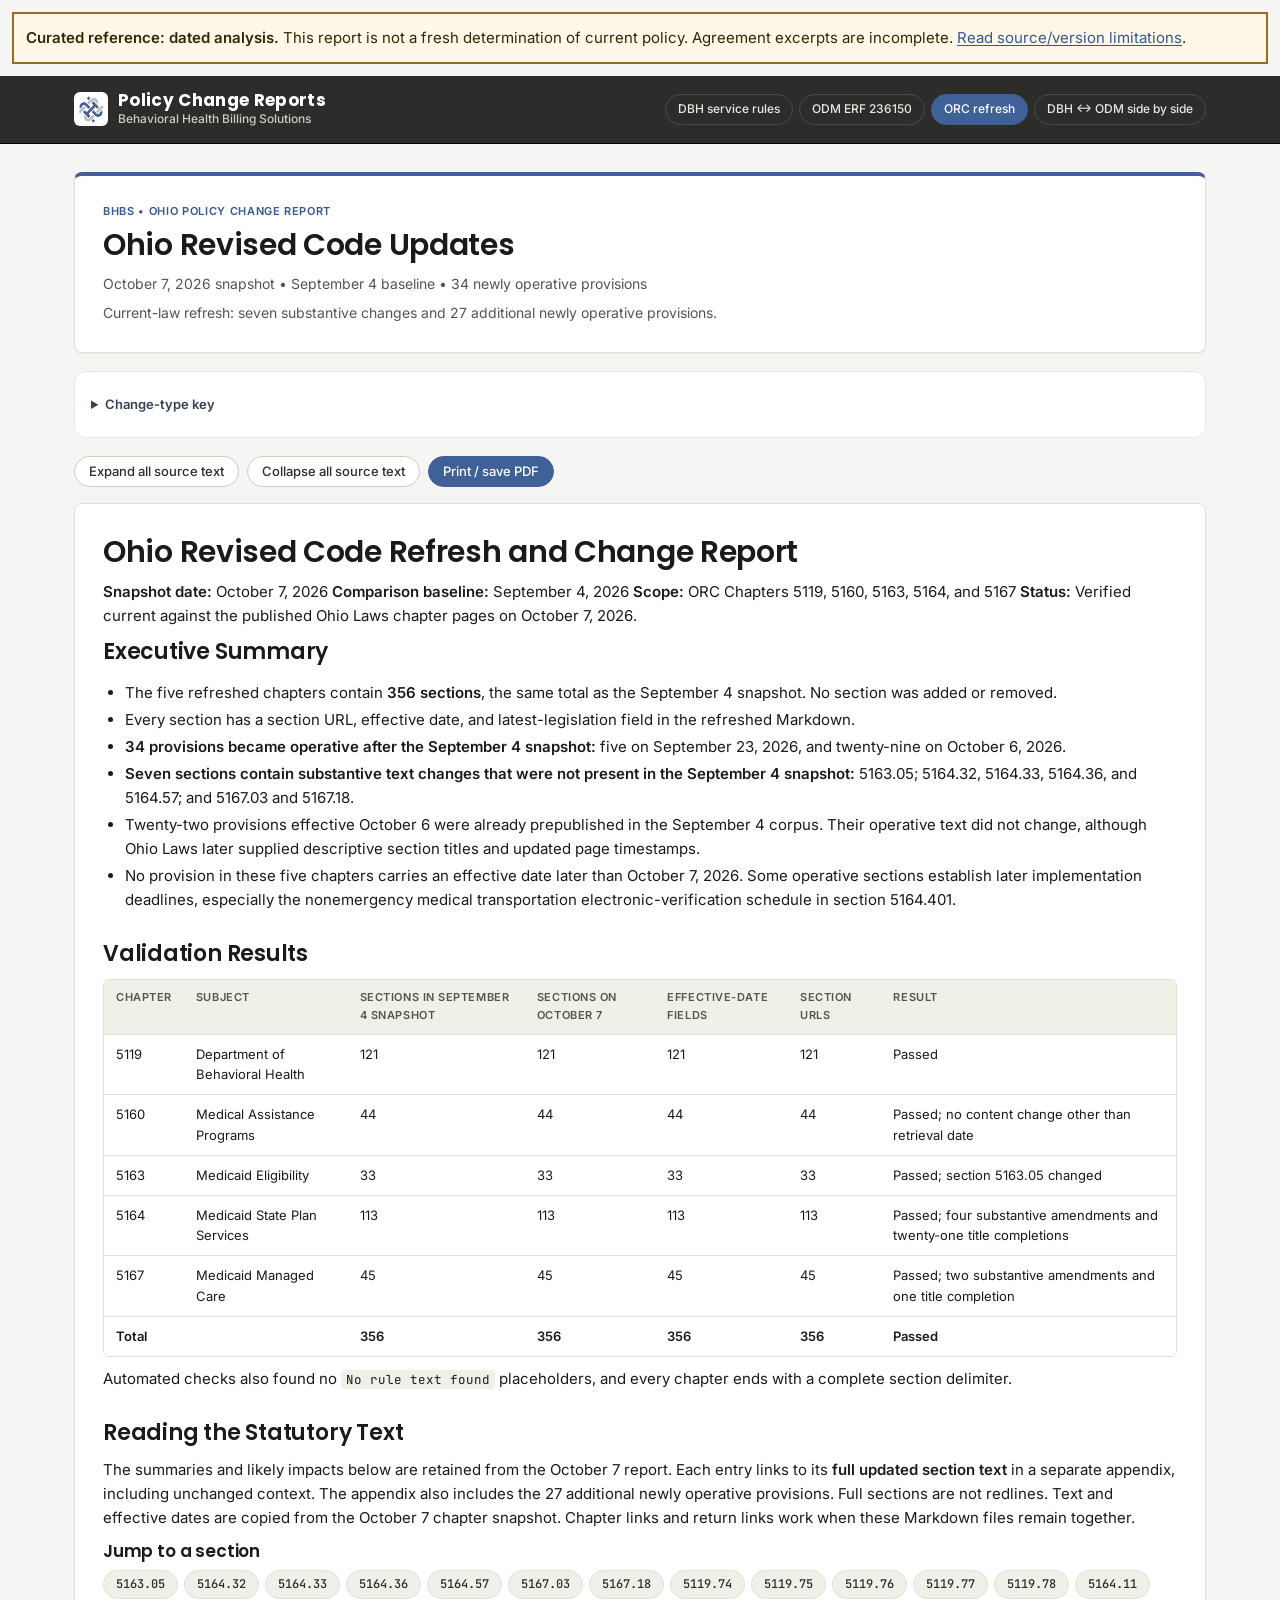
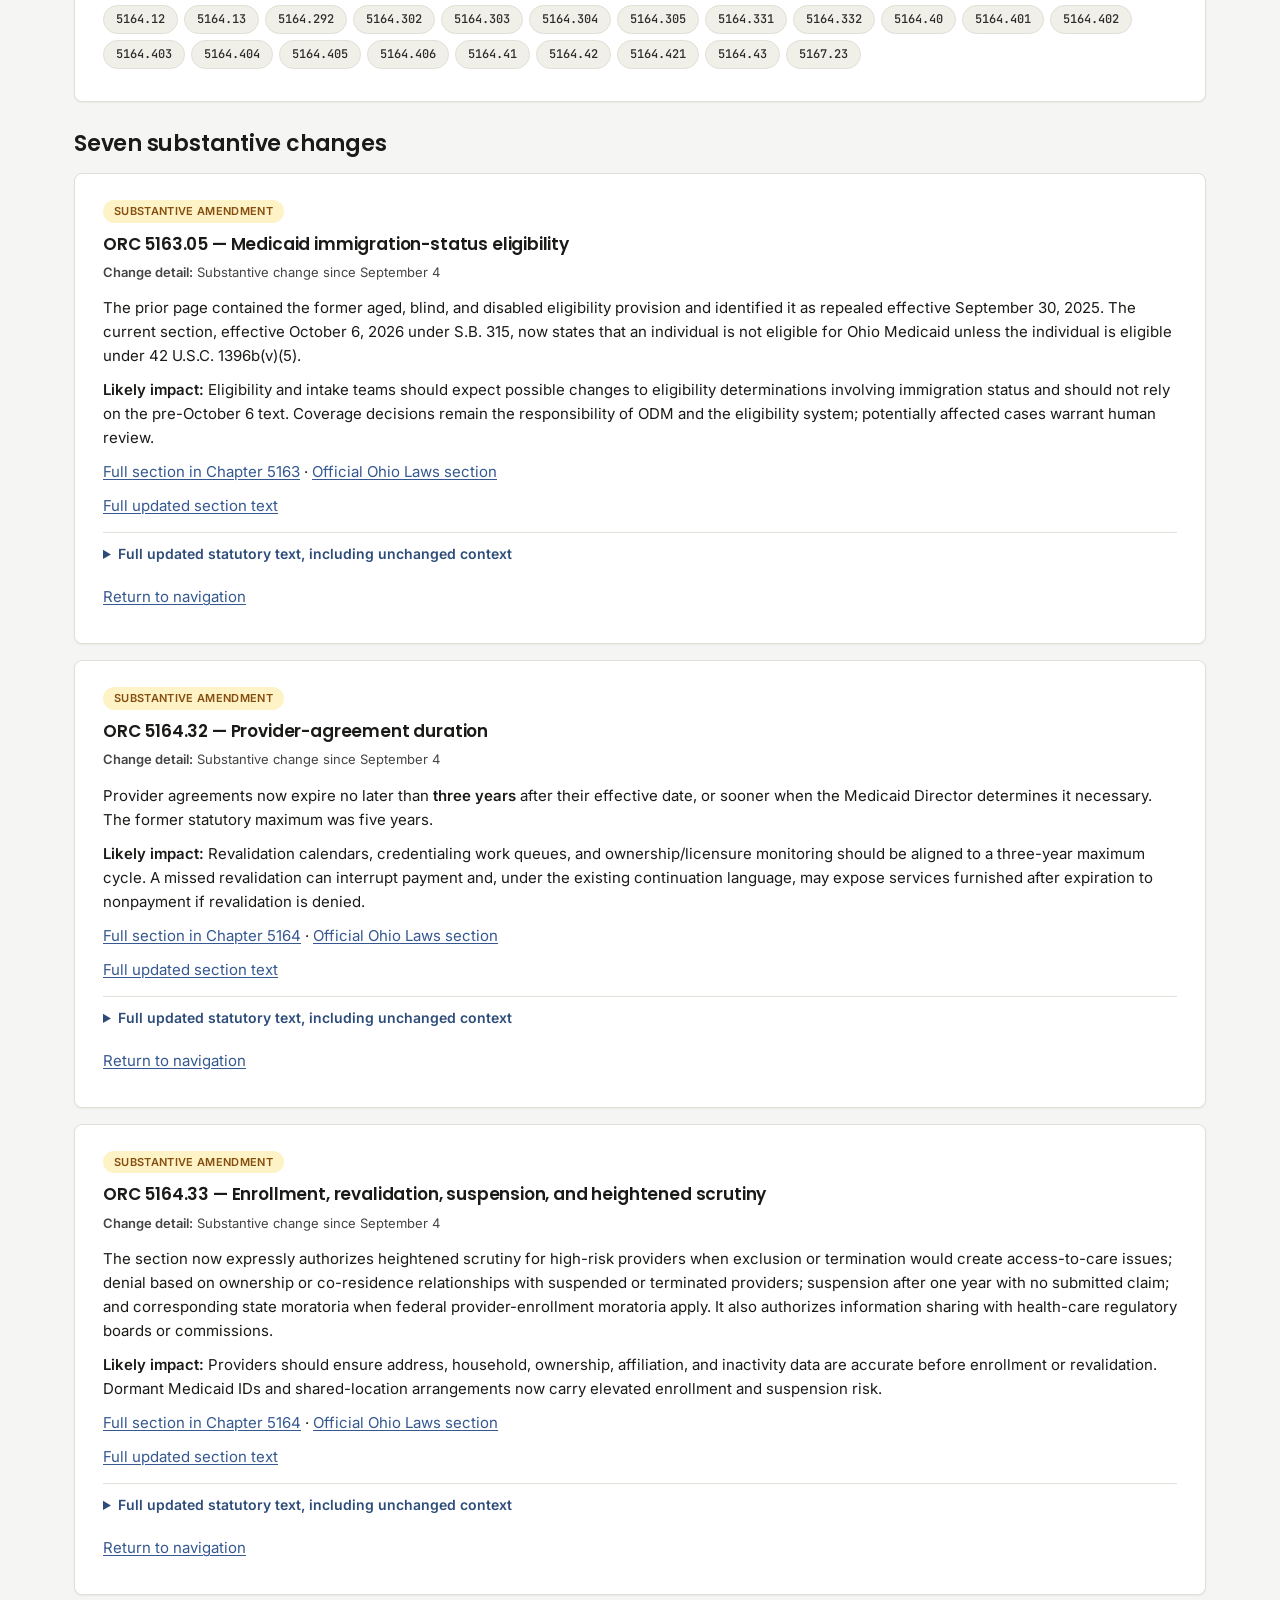
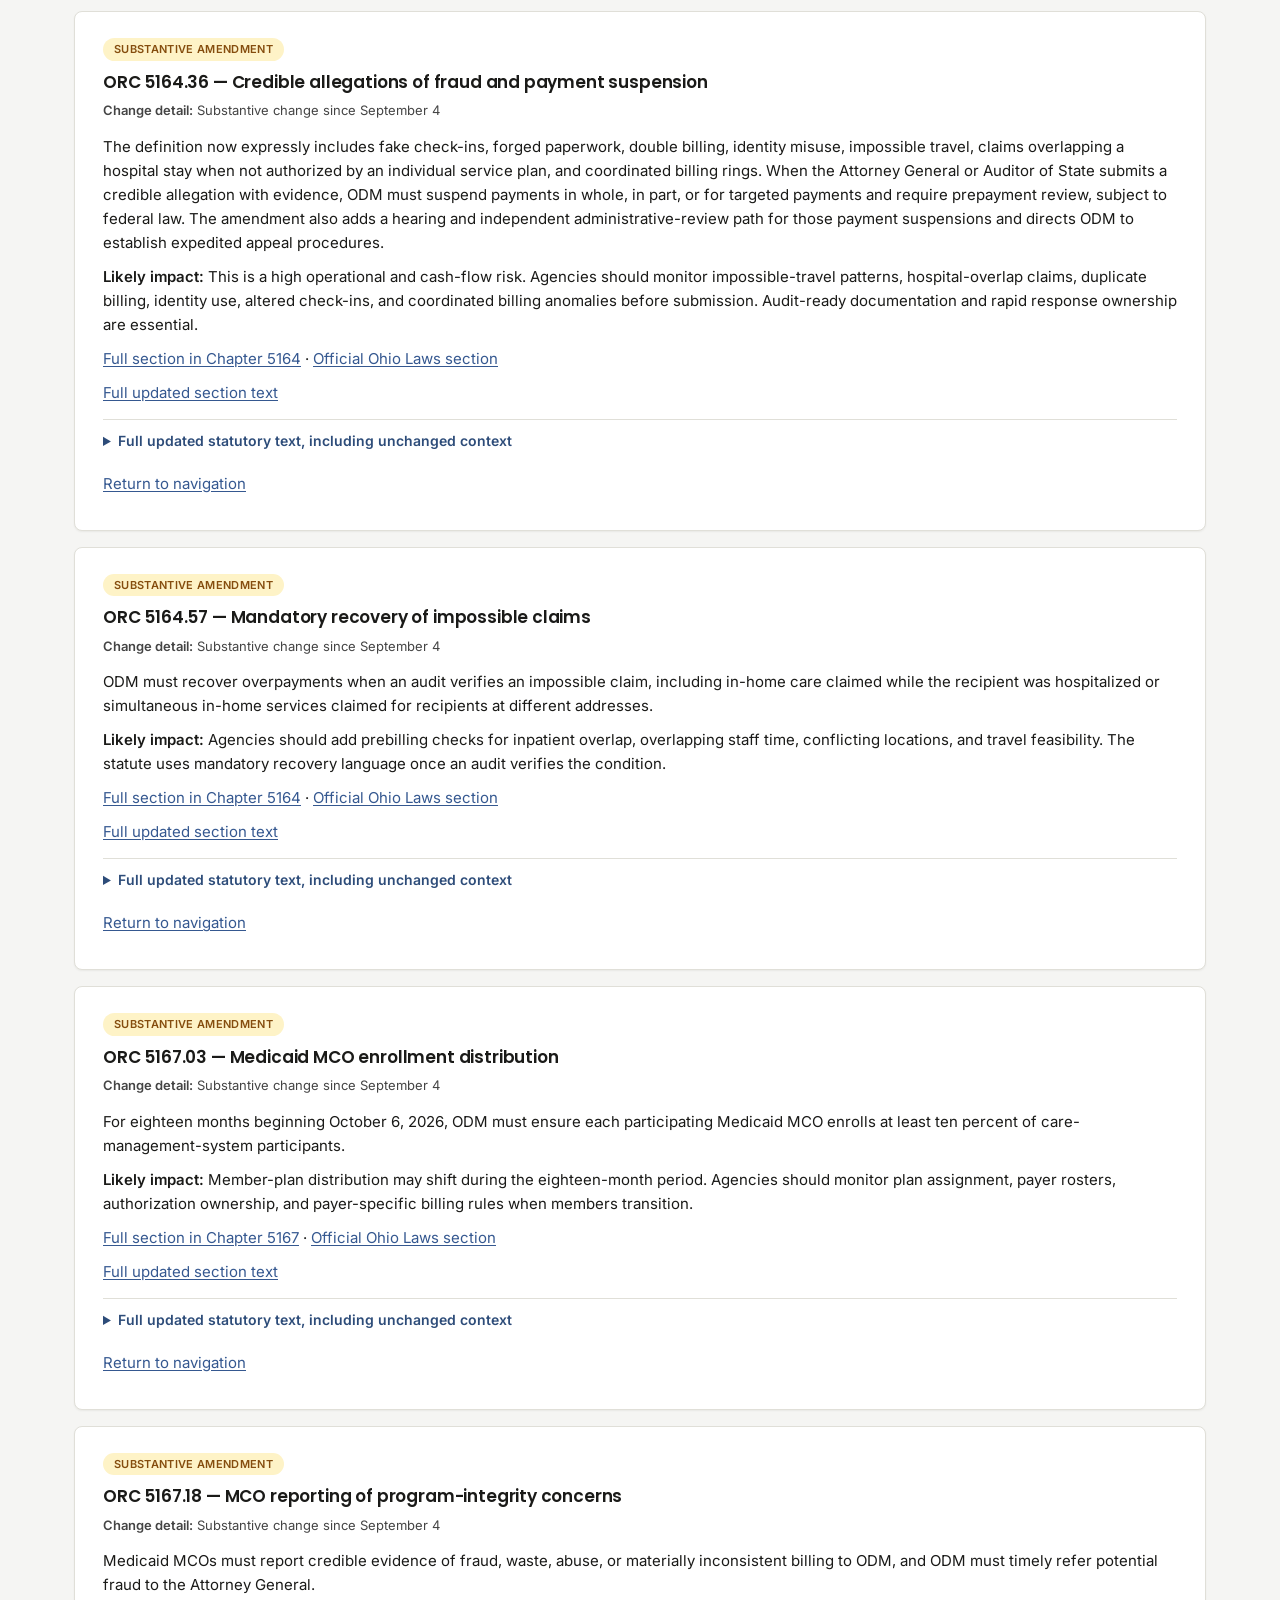
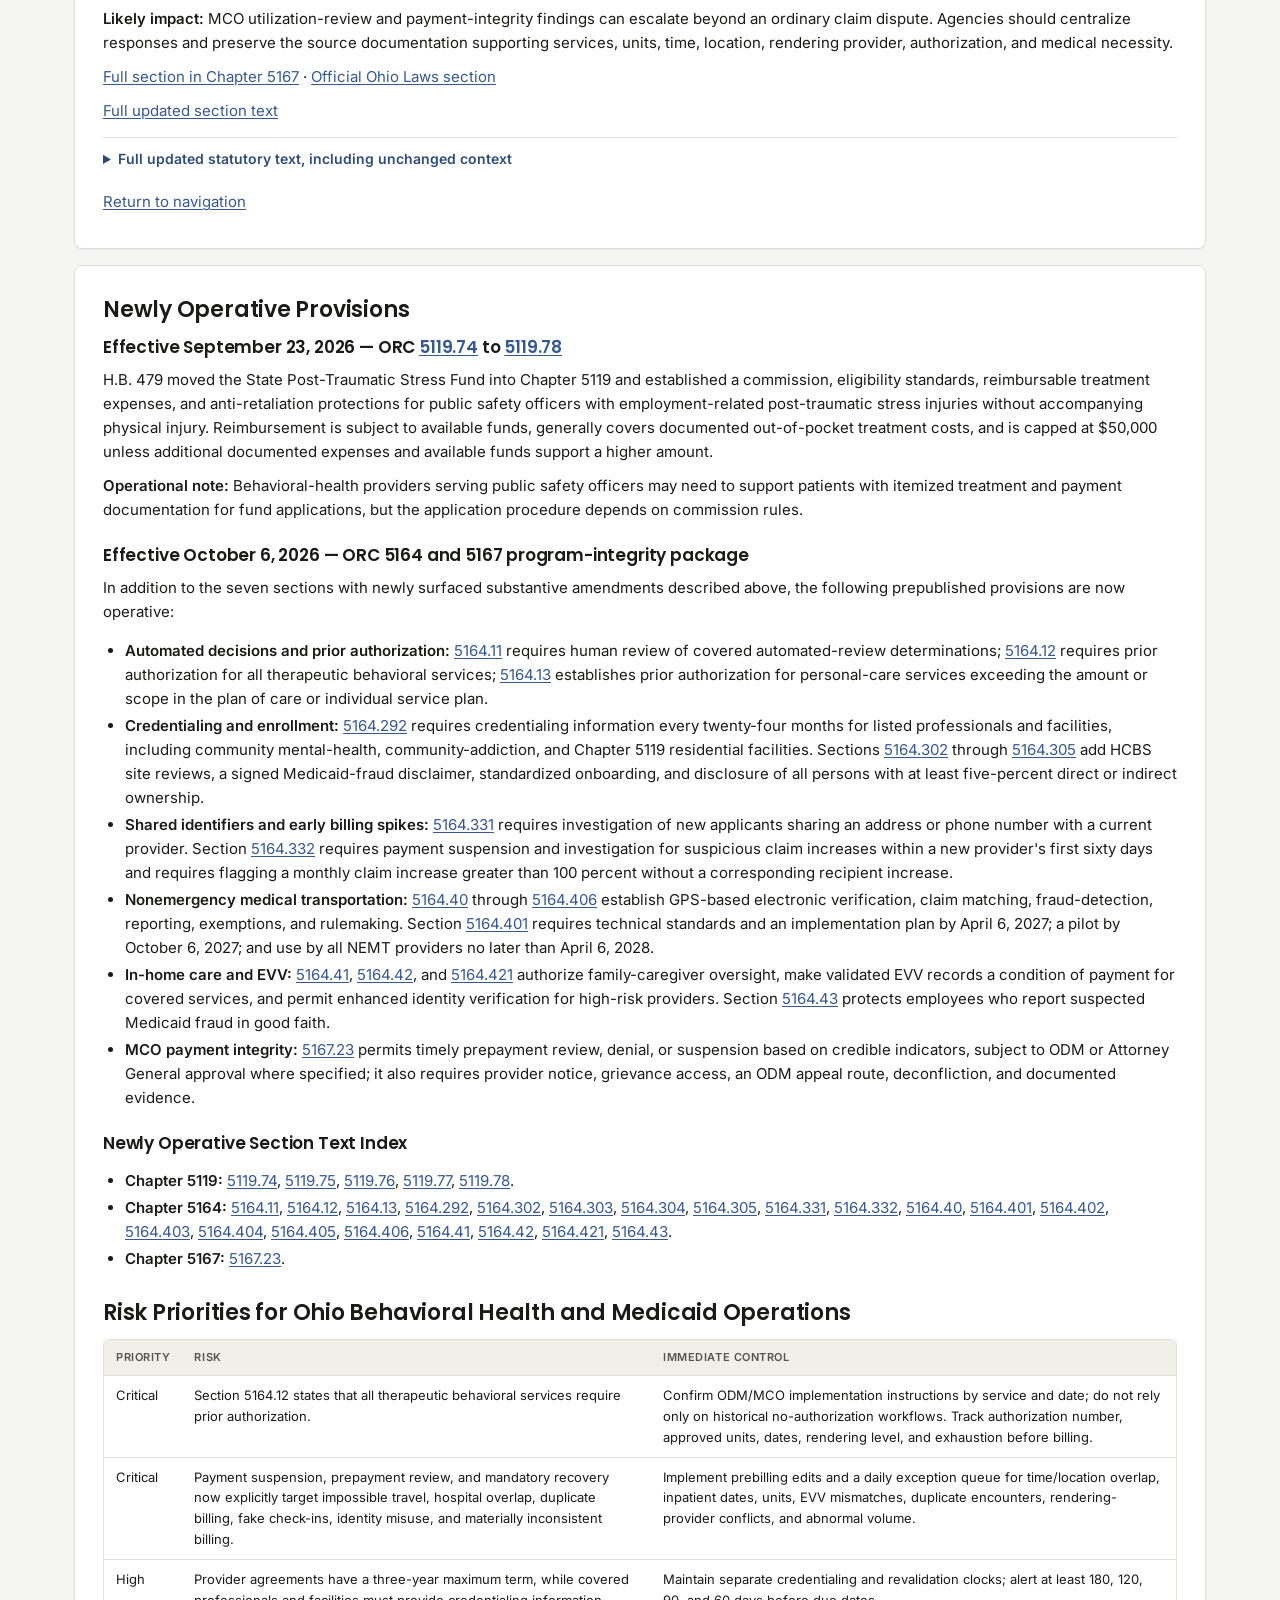
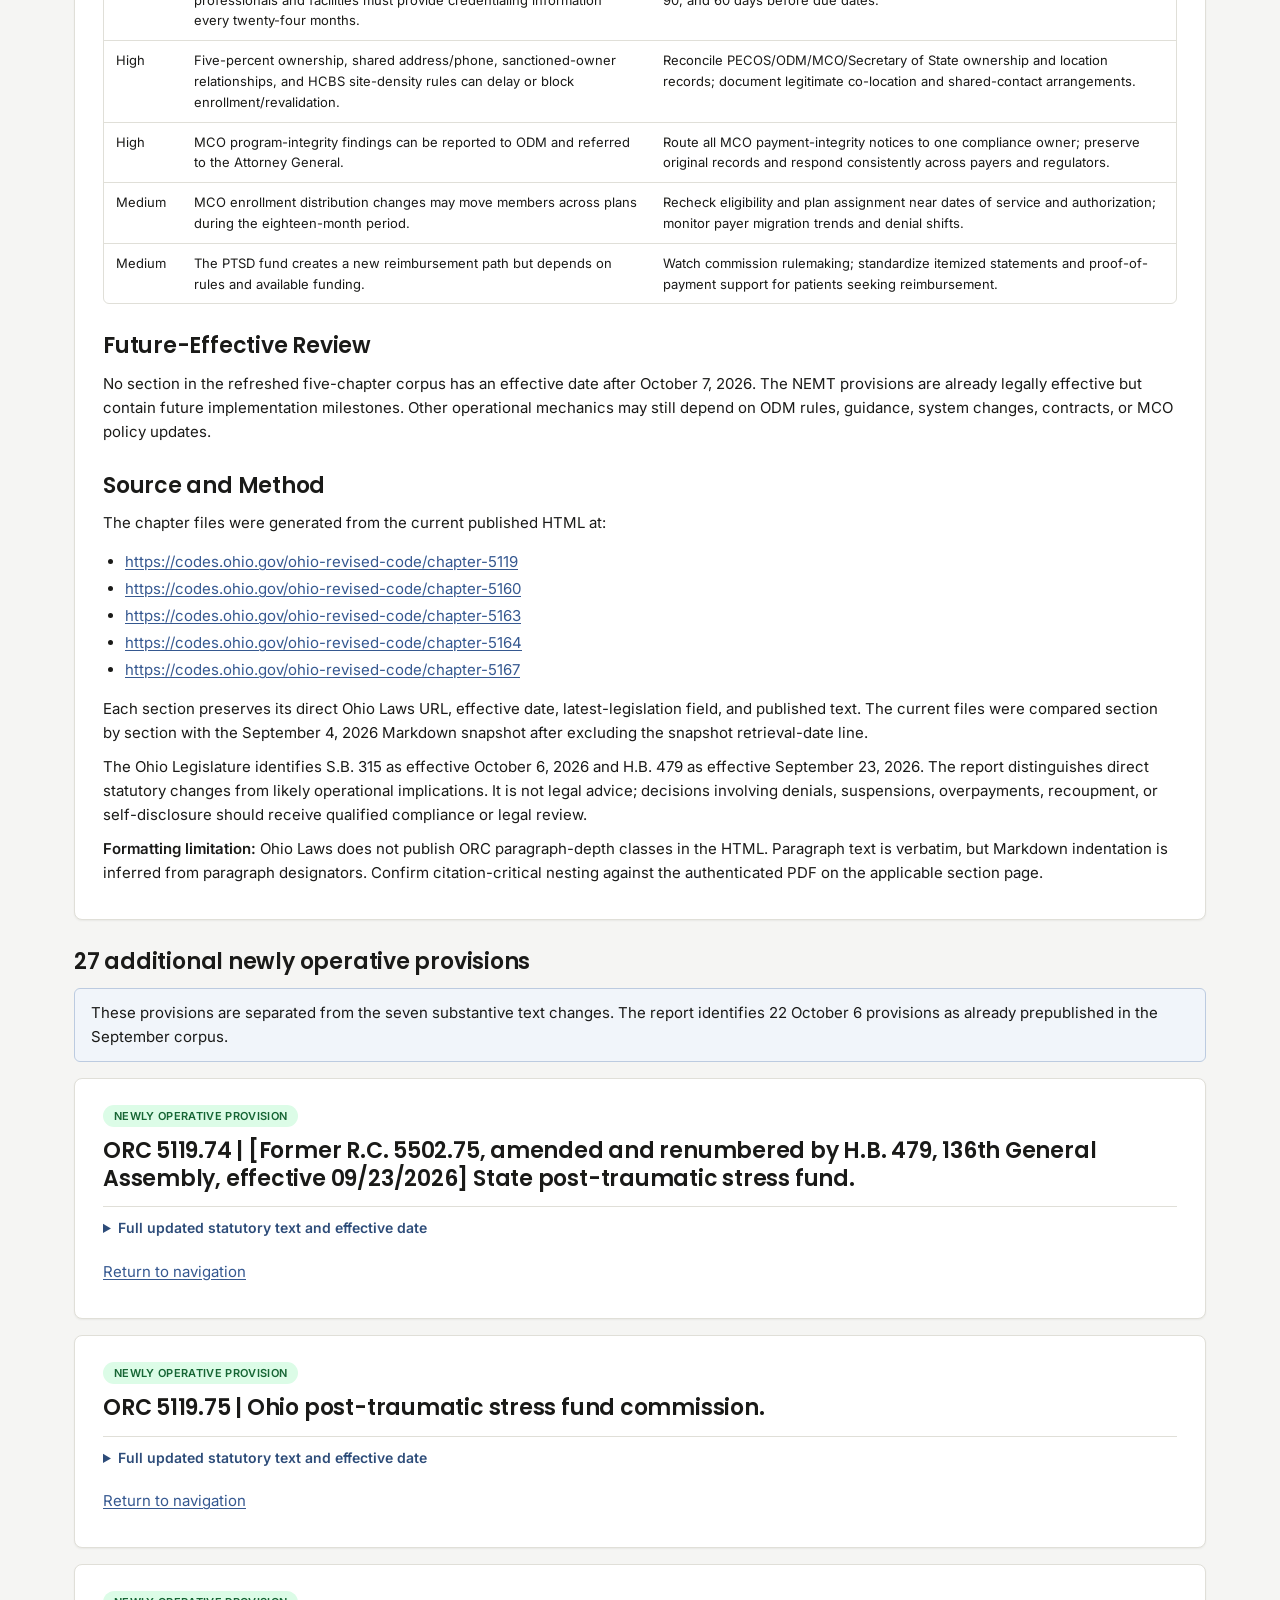
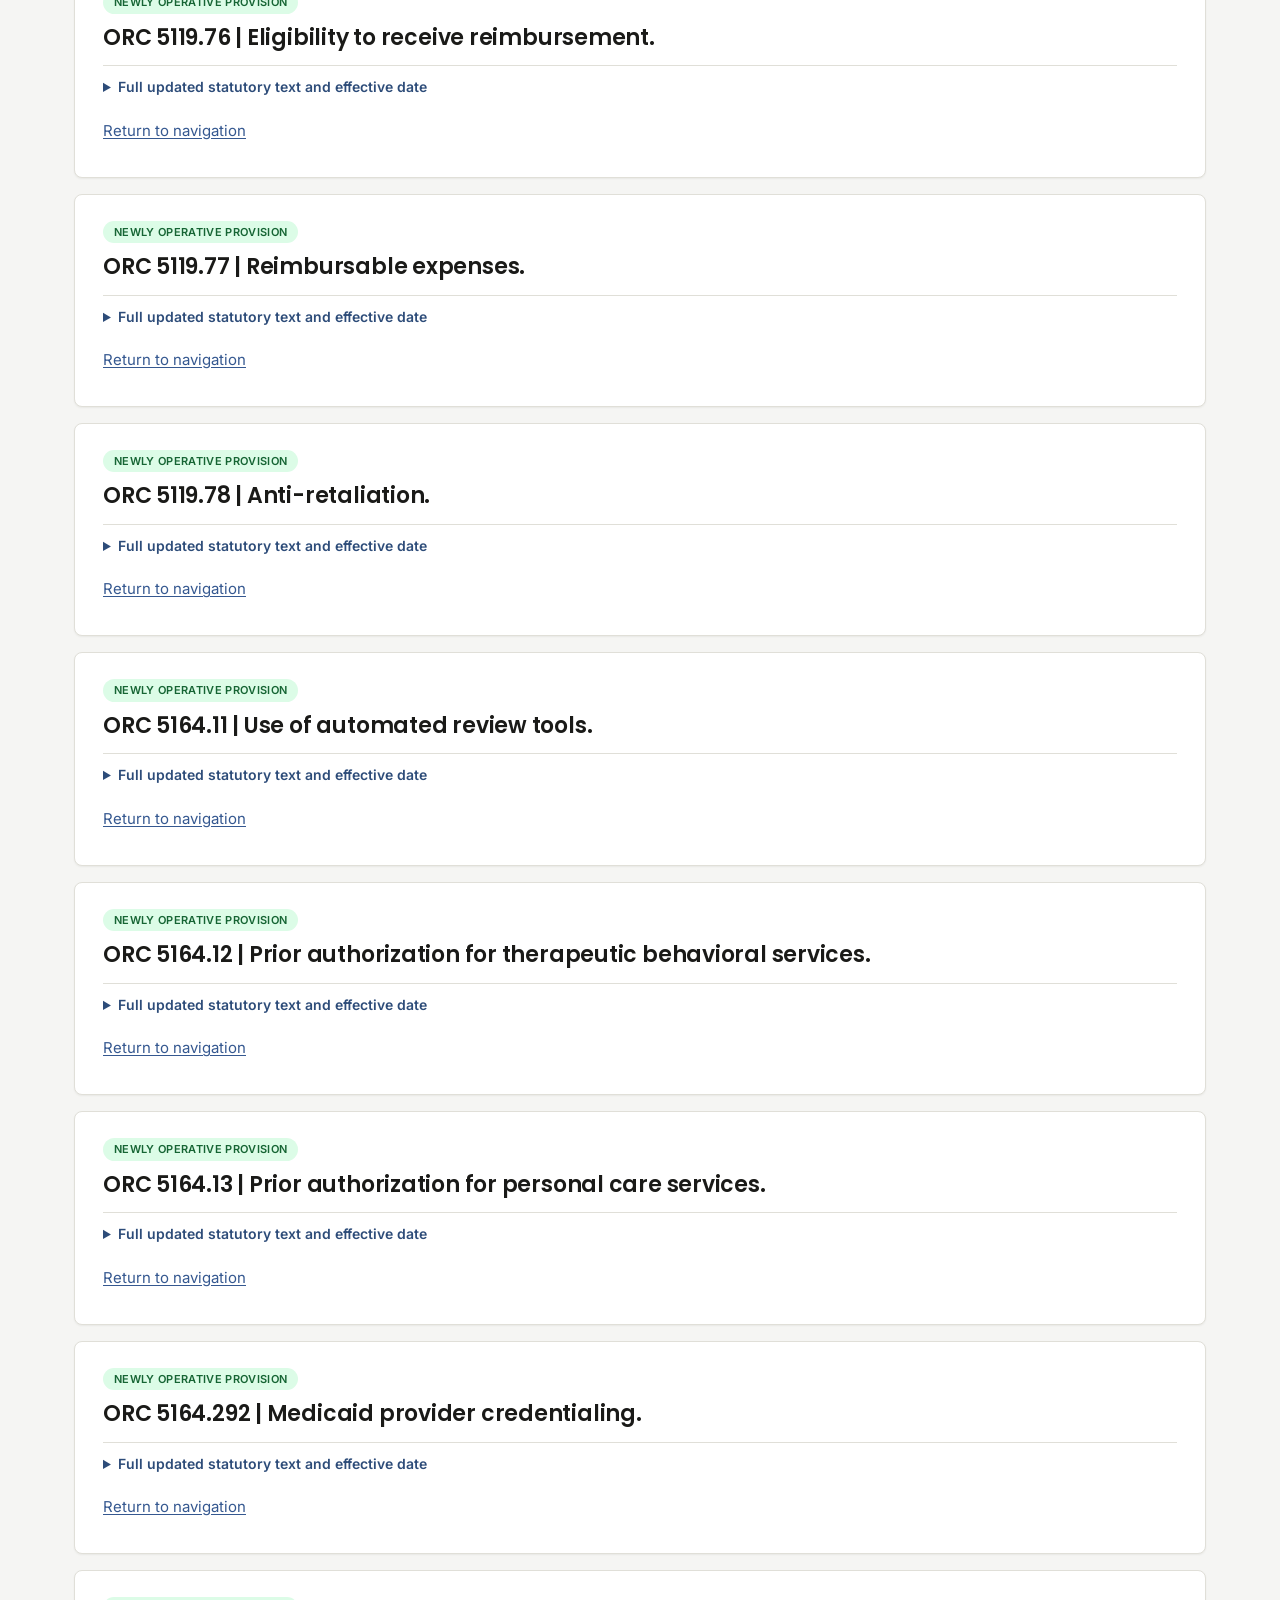
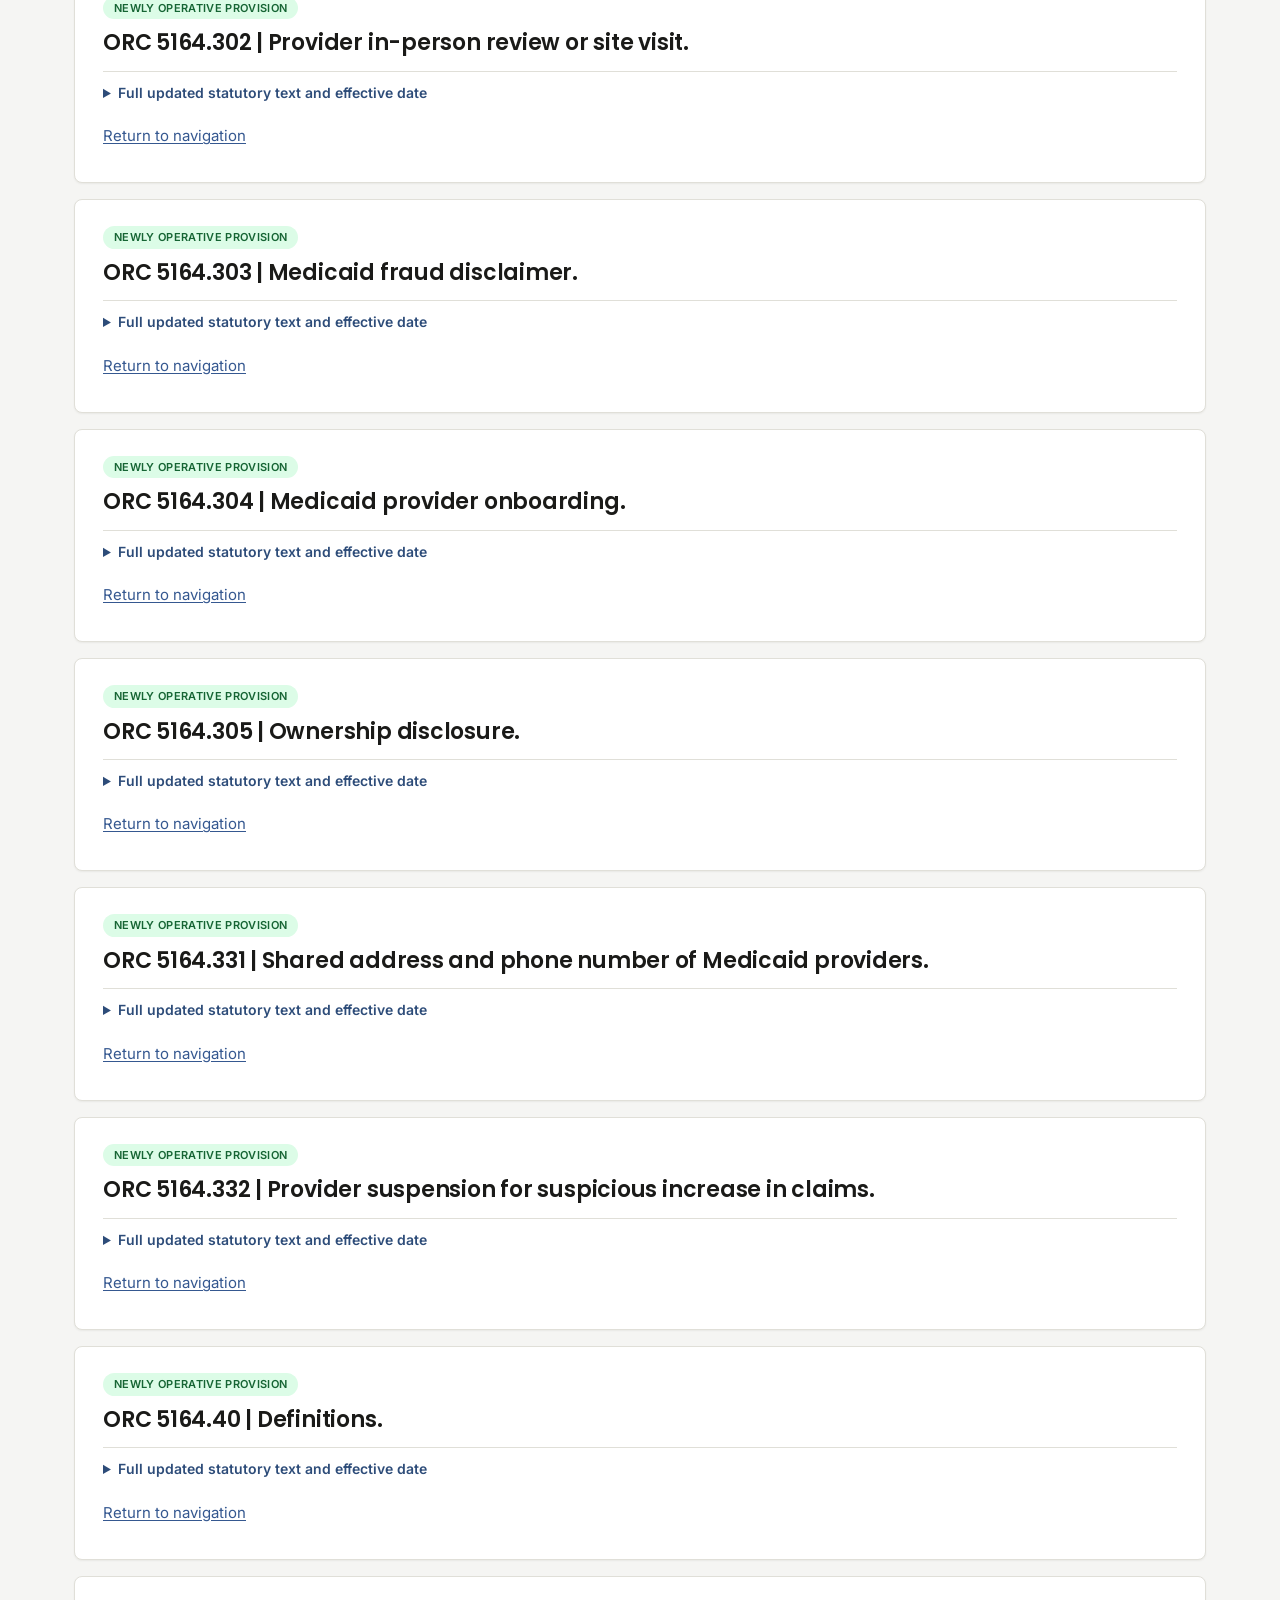
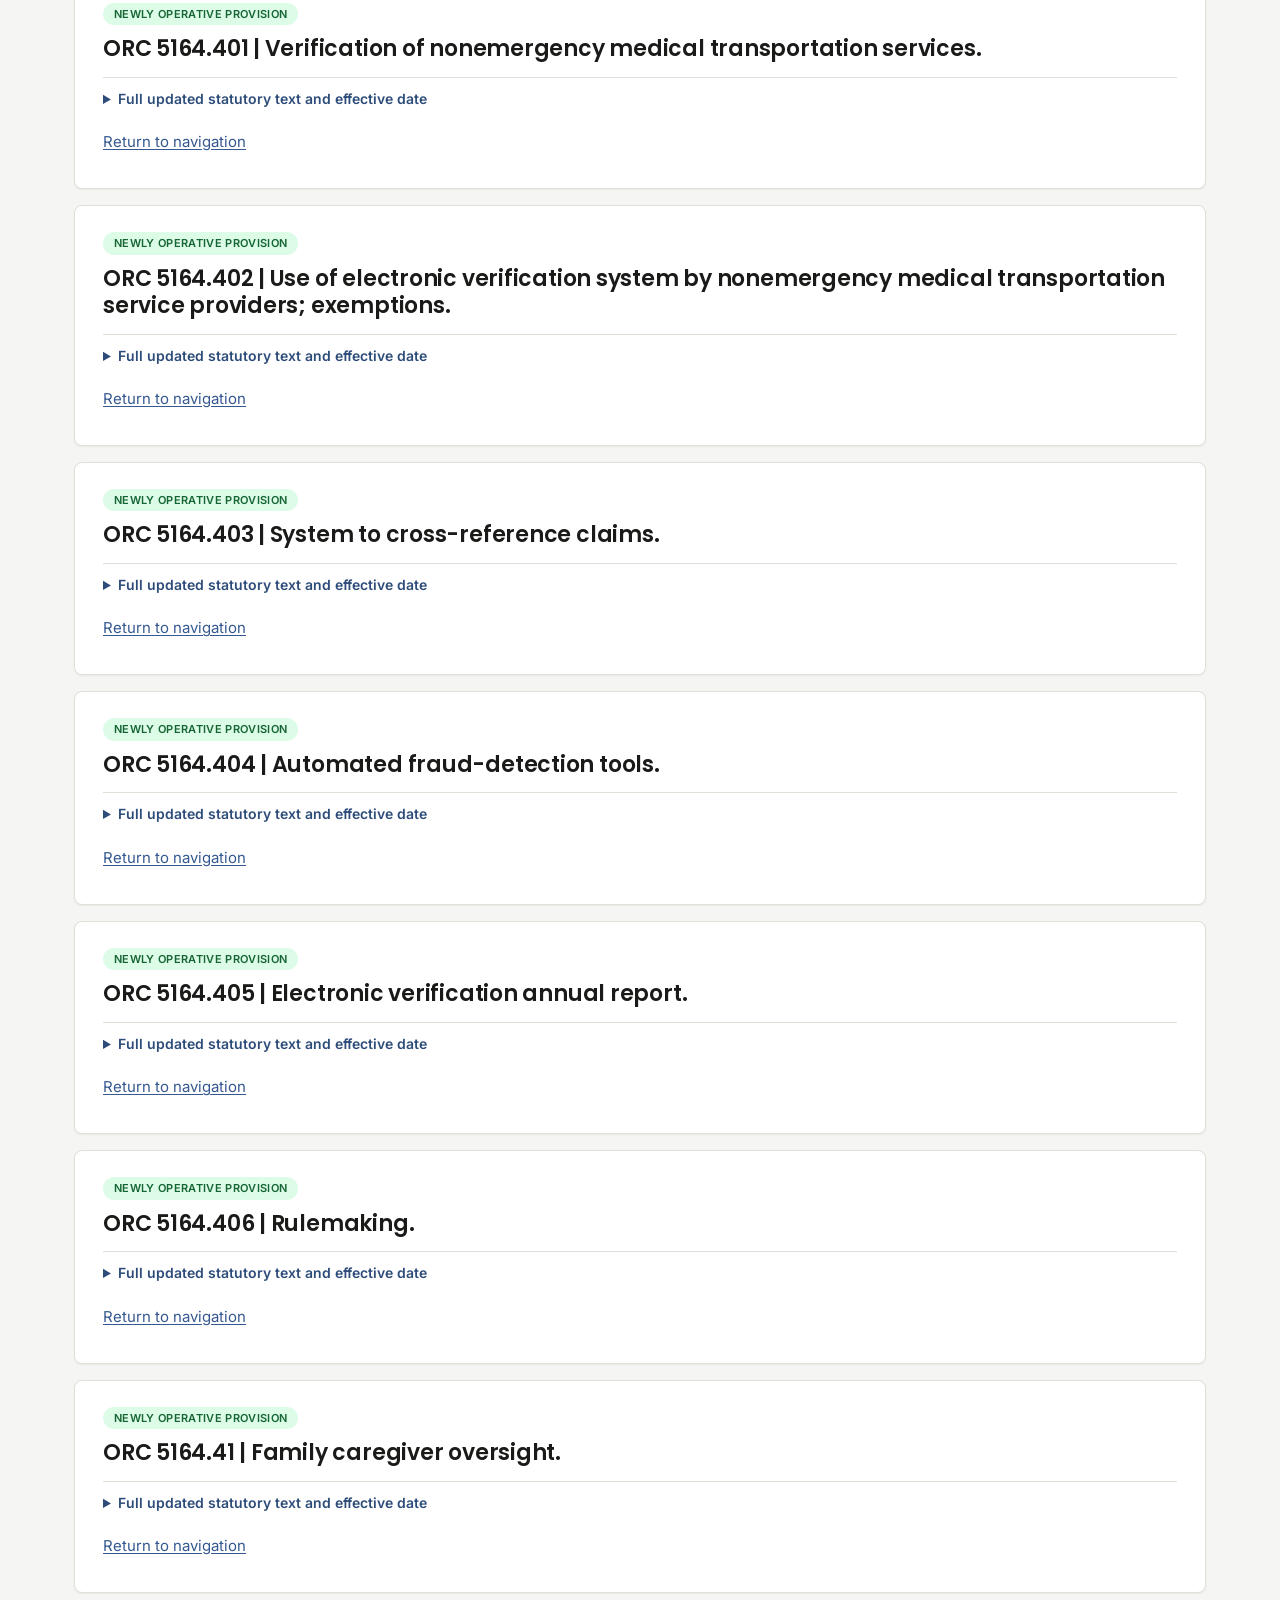
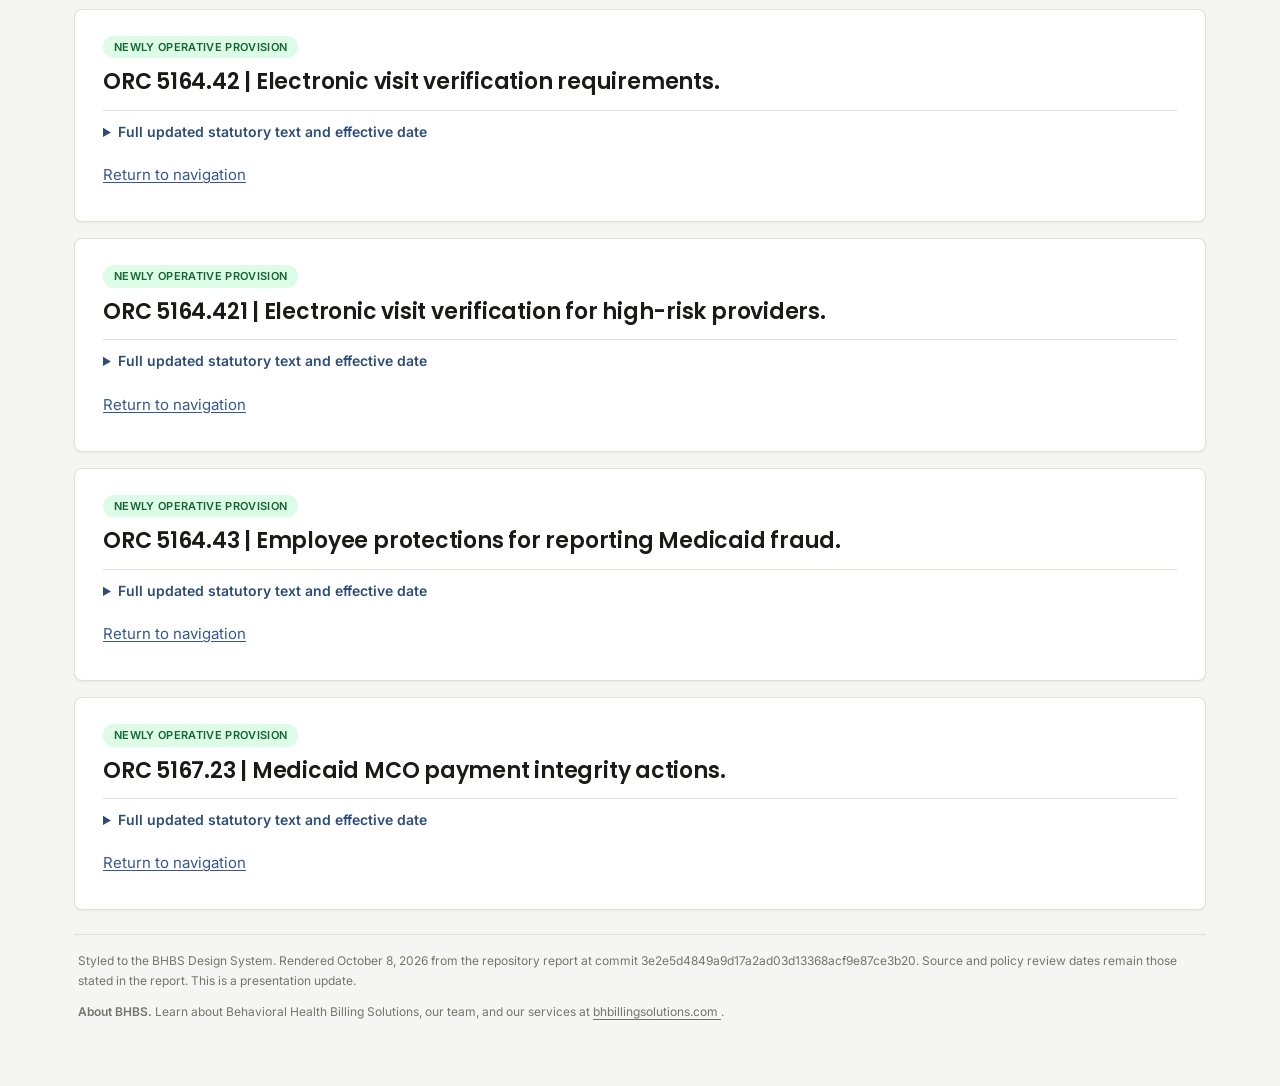
<file: Ohio Rules/Reports_2026-10-13/ORC_Refresh_Change_Report_2026-10-07.html>
<!doctype html><html lang="en"><head><meta charset="utf-8"><meta name="viewport" content="width=device-width,initial-scale=1"><title>Ohio Revised Code Updates</title><link rel="preconnect" href="https://fonts.googleapis.com"><link rel="preconnect" href="https://fonts.gstatic.com" crossorigin><link rel="stylesheet" href="https://fonts.googleapis.com/css2?family=Inter:wght@400;500;600;700&family=Poppins:wght@500;600;700&family=JetBrains+Mono:wght@400;500&display=swap"><style>:root{
--navy-900:#1f3050;--navy-800:#263e63;--navy-700:#2d4c79;--navy-600:#355890;--navy-500:#406098;--navy-300:#8ba1c5;--navy-200:#bccbe0;--navy-100:#e1e8f2;--navy-50:#f1f5fa;
--n0:#ffffff;--n50:#fafaf8;--n100:#f5f5f3;--n150:#f0efe8;--n200:#e8e8e4;--n300:#e0dfd8;--n400:#ccccc4;--n500:#a0a09c;--n600:#75756f;--n700:#55554f;--n800:#383834;--n900:#2c2c2a;--n950:#1a1a18;
--green:#2d6b14;--green-bg:#d4edba;--green-text:#1d5c09;--yellow:#c97d00;--yellow-bg:#fde8a8;--yellow-text:#7a4c00;--red:#c42b2b;--red-bg:#fac8c8;--red-text:#8a1f1f;--blue:#185fa5;--blue-bg:#b8d8f8;--blue-text:#0c3d6e;--gray-bg:#e8e8e4;--gray-text:#444444;
--resp-cred-bg:#e8d8f8;--resp-cred-text:#3c1269;--resp-agency-bg:#fde8d0;--resp-agency-text:#7a3500;
--surface-page:var(--n100);--surface-card:var(--n0);--surface-sunken:var(--n50);--chrome:var(--n900);
--text:var(--n950);--text-2:var(--n700);--text-3:var(--n600);--link:var(--navy-600);--link-hover:var(--navy-800);
--border:var(--n300);--border-2:var(--n400);--focus:#185fa5;
--shadow-sm:0 1px 2px rgba(26,26,24,.06);--shadow-md:0 2px 8px rgba(26,26,24,.08);
--r-xs:4px;--r-sm:6px;--r-md:8px;--r-lg:12px;--pill:999px;
--font-display:'Poppins',-apple-system,BlinkMacSystemFont,'Segoe UI',sans-serif;
--font-body:'Inter',-apple-system,BlinkMacSystemFont,'Segoe UI',sans-serif;
--font-mono:'JetBrains Mono',ui-monospace,'SF Mono',Menlo,Consolas,monospace;
}
*{box-sizing:border-box}
html{scroll-padding-top:64px}
body{margin:0;background:var(--surface-page);color:var(--text);font:15px/1.6 var(--font-body);-webkit-font-smoothing:antialiased}
a{color:var(--link);text-underline-offset:2px}a:hover{color:var(--link-hover)}
:focus-visible{outline:2px solid var(--focus);outline-offset:2px}
.appbar{position:sticky;top:0;z-index:20;background:var(--chrome);color:#fff;border-bottom:1px solid #000}
.appbar-inner{max-width:1180px;margin:auto;padding:10px 24px;display:flex;align-items:center;gap:16px;flex-wrap:wrap}
.wordmark{font:700 17px/1 var(--font-display);letter-spacing:.02em;color:#fff;text-decoration:none;display:flex;align-items:center;gap:10px}
.wordmark .mark{display:inline-grid;place-items:center;width:34px;height:34px;border-radius:var(--r-sm);background:#fff;padding:4px}.wordmark .mark img{width:100%;height:100%;object-fit:contain;display:block}
.wordmark small{font:500 12px/1 var(--font-body);color:var(--n400);letter-spacing:0}
.appnav{display:flex;gap:6px;flex-wrap:wrap;margin-left:auto}
.appnav a{color:var(--n200);background:transparent;text-decoration:none;font:500 12px/1.4 var(--font-body);padding:6px 12px;border-radius:var(--pill);border:1px solid #4a4a46;transition:background .1s}
.appnav a:hover{background:#3a3a37;color:#fff}
.appnav a[aria-current]{background:var(--navy-500);border-color:var(--navy-500);color:#fff}
main{max-width:1180px;margin:auto;padding:28px 24px 48px}
header{background:var(--surface-card);border:1px solid var(--border);border-radius:var(--r-md);box-shadow:var(--shadow-sm);padding:28px 28px 22px;border-top:4px solid var(--navy-500)}
header .tag,.tag{font:600 11px/1.4 var(--font-body);letter-spacing:.06em;text-transform:uppercase;color:var(--navy-600)}
header h1{color:var(--n950)}
header p{margin:6px 0;color:var(--text-2);font-size:14px}
header p.status{display:inline-block;margin-top:10px;background:var(--yellow-bg);color:var(--yellow-text);padding:4px 12px;border-radius:var(--pill);font-size:12px;font-weight:600}
header a{color:var(--link)}
h1,h2,h3,h4{font-family:var(--font-display);color:var(--n950);letter-spacing:-.01em}
h1{font-size:30px;line-height:1.2;margin:8px 0 10px;font-weight:600}
h2{font-size:22px;line-height:1.25;margin:28px 0 12px;font-weight:600}
h3{font-size:17px;line-height:1.3;margin:22px 0 8px;font-weight:600}
h4{font-size:15px;margin:16px 0 6px;font-weight:600}
section > h1:first-child,section > h2:first-of-type,section > h3:first-of-type{margin-top:6px}
section > .badge + h2,section > .badge + h3{margin-top:10px}
section{background:var(--surface-card);padding:24px 28px;margin:16px 0;border-radius:var(--r-md);border:1px solid var(--border);box-shadow:var(--shadow-sm)}
section:target{border-color:var(--navy-500);box-shadow:0 0 0 3px var(--navy-100)}
p{margin:10px 0}
strong{font-weight:600}
nav{display:flex;flex-wrap:wrap;gap:6px;margin:8px 0}
nav a{padding:5px 12px;background:var(--n150);border:1px solid var(--border);border-radius:var(--pill);text-decoration:none;font:500 12px/1.4 var(--font-mono);color:var(--n900);transition:background .1s}
nav a:hover{background:var(--n200);color:var(--n950)}
.badge{display:inline-block;padding:3px 11px;border-radius:var(--pill);font-size:11px;font-weight:600;letter-spacing:.03em;text-transform:uppercase;background:var(--gray-bg);color:var(--gray-text)}
.badge.b-high{background:var(--red-bg);color:var(--red-text)}
.badge.b-sub{background:var(--yellow-bg);color:var(--yellow-text)}
.badge.b-clar{background:var(--navy-100);color:var(--navy-800)}
.badge.b-ed{background:var(--gray-bg);color:var(--gray-text)}
.risk{background:#fff6dc;border:1px solid #f0d58a;color:var(--yellow-text);padding:12px 16px;border-radius:var(--r-sm)}
.risk strong{color:#5e3a00}
.notice{background:var(--navy-50);border:1px solid var(--navy-200);padding:12px 16px;border-radius:var(--r-sm)}
.columns{display:grid;grid-template-columns:1fr 1fr;gap:16px}
.columns > div{min-width:0}
pre{white-space:pre-wrap;overflow-wrap:anywhere;font:12.5px/1.7 var(--font-mono);background:var(--surface-sunken);border:1px solid var(--border);padding:14px 16px;border-radius:var(--r-sm);color:var(--n900)}
pre.source{font:13.5px/1.75 var(--font-body)}
.del{background:#fde4e4;color:var(--red-text)}
.add{background:#e6f4d7;color:var(--green-text)}
.diff-line{display:block;white-space:pre-wrap;padding:0 4px;border-radius:2px}
details{border-top:1px solid var(--border);margin-top:14px}
summary{cursor:pointer;font-weight:600;padding:10px 0;color:var(--navy-700);font-size:14px}
summary:hover{color:var(--navy-900)}
details:target{border:1px solid var(--navy-500);border-radius:var(--r-sm);padding:4px 14px 14px}
.table-wrap{overflow-x:auto;border:1px solid var(--border);border-radius:var(--r-sm)}
table{border-collapse:collapse;width:100%;font-size:13px}
th,td{text-align:left;vertical-align:top;padding:9px 12px;border-bottom:1px solid var(--border)}
tr:last-child td{border-bottom:0}
th{background:var(--n150);font-size:11px;font-weight:600;letter-spacing:.05em;text-transform:uppercase;color:var(--n700)}
tbody tr:hover td{background:#f8f8f5}
.muted{color:var(--text-3);font-size:13px}
.bullet{margin:6px 0}
ul{padding-left:22px}li{margin:3px 0}
code{font:12.5px var(--font-mono);background:var(--n150);padding:1px 5px;border-radius:var(--r-xs)}
.controls{display:flex;gap:8px;flex-wrap:wrap;margin:16px 0 0}
button{border:1px solid var(--border-2);border-radius:var(--pill);background:var(--surface-card);color:var(--n900);padding:7px 14px;font:500 13px/1.2 var(--font-body);cursor:pointer;transition:background .1s}
button:hover{background:var(--n150)}
.controls button:last-child{background:var(--navy-500);border-color:var(--navy-500);color:#fff}
.controls button:last-child:hover{background:var(--navy-600)}
footer{font-size:12px;color:var(--text-3);padding:16px 4px;border-top:1px solid var(--border);margin-top:24px}
@media(max-width:760px){.columns{grid-template-columns:1fr}main{padding:16px}section{padding:18px}header{padding:20px}h1{font-size:24px}.appbar-inner{padding:10px 16px}.appnav{margin-left:0}}
@media print{.appbar,.controls,nav{display:none}body{background:#fff}main{max-width:none;padding:0}section{box-shadow:none;break-inside:avoid}header{box-shadow:none}details{display:block}details:not([open])>:not(summary){display:none}}

.bhbs-website{margin:12px 0 0;line-height:1.7}.bhbs-website a{color:inherit;text-decoration:underline;text-underline-offset:3px}.bhbs-website a:focus-visible{outline:2px solid currentColor;outline-offset:3px}.sr-only{position:absolute;width:1px;height:1px;padding:0;margin:-1px;overflow:hidden;clip:rect(0,0,0,0);white-space:nowrap;border:0}
</style><link rel="stylesheet" href="change-types.css"></head><body><aside style="padding:12px;margin:12px;border:2px solid #9b6b20;background:#fff8e8;color:#332600"><strong>Curated reference: dated analysis.</strong> This report is not a fresh determination of current policy. Agreement excerpts are incomplete. <a href="../../SOURCE_STATUS.md">Read source/version limitations</a>.</aside><div class="appbar"><div class="appbar-inner"><a class="wordmark" href="#top"><span class="mark"><img src="[data-uri]" alt="BHBS"></span><span>Policy Change Reports<br><small>Behavioral Health Billing Solutions</small></span></a><nav class="appnav" aria-label="Reports"><a href="DBH_Service_Rules_Change_Report_2026-10-08.html">DBH service rules</a><a href="ERF236150_Current_vs_Proposed_Change_Report_2026-10-07.html">ODM ERF 236150</a><a href="ORC_Refresh_Change_Report_2026-10-07.html" aria-current="page">ORC refresh</a><a href="DBH_vs_ERF236150_Side_by_Side_2026-10-09.html">DBH ↔ ODM side by side</a></nav></div></div><main id="top"><header><div class="tag">BHBS • Ohio policy change report</div><h1>Ohio Revised Code Updates</h1><p>October 7, 2026 snapshot • September 4 baseline • 34 newly operative provisions</p><p>Current-law refresh: seven substantive changes and 27 additional newly operative provisions.</p></header><details class="change-key"><summary>Change-type key</summary><div class="change-key-items"><span><span class="badge change-type" data-change-type="substantive" aria-label="Change type: Substantive amendment">Substantive amendment</span> Changes requirements, services, or limits.</span><span><span class="badge change-type" data-change-type="clarification" aria-label="Change type: Clarification">Clarification</span> Clarifies scope or applicability.</span><span><span class="badge change-type" data-change-type="editorial" aria-label="Change type: Editorial amendment">Editorial amendment</span> Updates wording or references.</span><span><span class="badge change-type" data-change-type="newly-operative" aria-label="Change type: Newly operative provision">Newly operative provision</span> Additional ORC provision now in effect.</span></div><p>Badges describe the type of change, not its legal status or risk level. See each report’s status and effective dates; ODM and DBH proposals remain drafts. Specific change details appear beneath the rule title.</p></details><div class="controls"><button data-expand>Expand all source text</button><button data-collapse>Collapse all source text</button><button onclick="window.print()">Print / save PDF</button></div><section><h1 id="ohio-revised-code-refresh-and-change-report">Ohio Revised Code Refresh and Change Report</h1><p><strong>Snapshot date:</strong> October 7, 2026   <strong>Comparison baseline:</strong> September 4, 2026   <strong>Scope:</strong> ORC Chapters 5119, 5160, 5163, 5164, and 5167   <strong>Status:</strong> Verified current against the published Ohio Laws chapter pages on October 7, 2026.</p><h2 id="executive-summary">Executive Summary</h2><ul><li>The five refreshed chapters contain <strong>356 sections</strong>, the same total as the September 4 snapshot. No section was added or removed.</li><li>Every section has a section URL, effective date, and latest-legislation field in the refreshed Markdown.</li><li><strong>34 provisions became operative after the September 4 snapshot:</strong> five on September 23, 2026, and twenty-nine on October 6, 2026.</li><li><strong>Seven sections contain substantive text changes that were not present in the September 4 snapshot:</strong> 5163.05; 5164.32, 5164.33, 5164.36, and 5164.57; and 5167.03 and 5167.18.</li><li>Twenty-two provisions effective October 6 were already prepublished in the September 4 corpus. Their operative text did not change, although Ohio Laws later supplied descriptive section titles and updated page timestamps.</li><li>No provision in these five chapters carries an effective date later than October 7, 2026. Some operative sections establish later implementation deadlines, especially the nonemergency medical transportation electronic-verification schedule in section 5164.401.</li></ul><h2 id="validation-results">Validation Results</h2><div class="table-wrap"><table><thead><tr><th>Chapter</th><th>Subject</th><th>Sections in September 4 snapshot</th><th>Sections on October 7</th><th>Effective-date fields</th><th>Section URLs</th><th>Result</th></tr></thead><tbody><tr><td>5119</td><td>Department of Behavioral Health</td><td>121</td><td>121</td><td>121</td><td>121</td><td>Passed</td></tr><tr><td>5160</td><td>Medical Assistance Programs</td><td>44</td><td>44</td><td>44</td><td>44</td><td>Passed; no content change other than retrieval date</td></tr><tr><td>5163</td><td>Medicaid Eligibility</td><td>33</td><td>33</td><td>33</td><td>33</td><td>Passed; section 5163.05 changed</td></tr><tr><td>5164</td><td>Medicaid State Plan Services</td><td>113</td><td>113</td><td>113</td><td>113</td><td>Passed; four substantive amendments and twenty-one title completions</td></tr><tr><td>5167</td><td>Medicaid Managed Care</td><td>45</td><td>45</td><td>45</td><td>45</td><td>Passed; two substantive amendments and one title completion</td></tr><tr><td><strong>Total</strong></td><td></td><td><strong>356</strong></td><td><strong>356</strong></td><td><strong>356</strong></td><td><strong>356</strong></td><td><strong>Passed</strong></td></tr></tbody></table></div><p>Automated checks also found no <code>No rule text found</code> placeholders, and every chapter ends with a complete section delimiter.</p><h2 id="reading-the-statutory-text">Reading the Statutory Text</h2><p>The summaries and likely impacts below are retained from the October 7 report. Each entry links to its <strong>full updated section text</strong> in a separate appendix, including unchanged context. The appendix also includes the 27 additional newly operative provisions. Full sections are not redlines. Text and effective dates are copied from the October 7 chapter snapshot. Chapter links and return links work when these Markdown files remain together.</p><h3>Jump to a section</h3><nav><a href="#orc-5163-05">5163.05</a><a href="#orc-5164-32">5164.32</a><a href="#orc-5164-33">5164.33</a><a href="#orc-5164-36">5164.36</a><a href="#orc-5164-57">5164.57</a><a href="#orc-5167-03">5167.03</a><a href="#orc-5167-18">5167.18</a><a href="#orc-5119-74">5119.74</a><a href="#orc-5119-75">5119.75</a><a href="#orc-5119-76">5119.76</a><a href="#orc-5119-77">5119.77</a><a href="#orc-5119-78">5119.78</a><a href="#orc-5164-11">5164.11</a><a href="#orc-5164-12">5164.12</a><a href="#orc-5164-13">5164.13</a><a href="#orc-5164-292">5164.292</a><a href="#orc-5164-302">5164.302</a><a href="#orc-5164-303">5164.303</a><a href="#orc-5164-304">5164.304</a><a href="#orc-5164-305">5164.305</a><a href="#orc-5164-331">5164.331</a><a href="#orc-5164-332">5164.332</a><a href="#orc-5164-40">5164.40</a><a href="#orc-5164-401">5164.401</a><a href="#orc-5164-402">5164.402</a><a href="#orc-5164-403">5164.403</a><a href="#orc-5164-404">5164.404</a><a href="#orc-5164-405">5164.405</a><a href="#orc-5164-406">5164.406</a><a href="#orc-5164-41">5164.41</a><a href="#orc-5164-42">5164.42</a><a href="#orc-5164-421">5164.421</a><a href="#orc-5164-43">5164.43</a><a href="#orc-5167-23">5167.23</a></nav></section><h2>Seven substantive changes</h2><section id="orc-5163-05"><span class="badge change-type" data-change-type="substantive" aria-label="Change type: Substantive amendment">Substantive amendment</span><h3 id="orc-5163-05-medicaid-immigration-status-eligibility">ORC 5163.05 — Medicaid immigration-status eligibility</h3><p class="change-detail"><strong>Change detail:</strong> Substantive change since September 4</p><p>The prior page contained the former aged, blind, and disabled eligibility provision and identified it as repealed effective September 30, 2025. The current section, effective October 6, 2026 under S.B. 315, now states that an individual is not eligible for Ohio Medicaid unless the individual is eligible under 42 U.S.C. 1396b(v)(5).</p><p><strong>Likely impact:</strong> Eligibility and intake teams should expect possible changes to eligibility determinations involving immigration status and should not rely on the pre-October 6 text. Coverage decisions remain the responsibility of ODM and the eligibility system; potentially affected cases warrant human review.</p><p><a href="#full-orc-5163-05">Full section in Chapter 5163</a> · <a href="https://codes.ohio.gov/ohio-revised-code/section-5163.05">Official Ohio Laws section</a></p><p><a href="#full-orc-5163-05">Full updated section text</a></p><details id="full-orc-5163-05"><summary>Full updated statutory text, including unchanged context</summary><h3 id="orc-5163-05-medicaid-immigration-status-eligibility-2">ORC 5163.05 — Medicaid immigration-status eligibility</h3><p><strong>Effective:</strong> October 6, 2026   <strong>Latest Legislation:</strong> Senate Bill 315 - 136th General Assembly  </p><ul><li>No individual is eligible to participate in the medicaid program in this state unless that individual is eligible to participate in the medicaid program under section 1903(v)(5) of the &quot;Social Security Act,&quot; 42 U.S.C. 1396b(v)(5).</li><li>Last updated September 21, 2026 at 1:30 PM</li></ul><p><a href="#orc-5163-05">Return to rule summary</a></p></details><p><a href="#top">Return to navigation</a></p></section><section id="orc-5164-32"><span class="badge change-type" data-change-type="substantive" aria-label="Change type: Substantive amendment">Substantive amendment</span><h3 id="orc-5164-32-provider-agreement-duration">ORC 5164.32 — Provider-agreement duration</h3><p class="change-detail"><strong>Change detail:</strong> Substantive change since September 4</p><p>Provider agreements now expire no later than <strong>three years</strong> after their effective date, or sooner when the Medicaid Director determines it necessary. The former statutory maximum was five years.</p><p><strong>Likely impact:</strong> Revalidation calendars, credentialing work queues, and ownership/licensure monitoring should be aligned to a three-year maximum cycle. A missed revalidation can interrupt payment and, under the existing continuation language, may expose services furnished after expiration to nonpayment if revalidation is denied.</p><p><a href="#full-orc-5164-32">Full section in Chapter 5164</a> · <a href="https://codes.ohio.gov/ohio-revised-code/section-5164.32">Official Ohio Laws section</a></p><p><a href="#full-orc-5164-32">Full updated section text</a></p><details id="full-orc-5164-32"><summary>Full updated statutory text, including unchanged context</summary><h3 id="orc-5164-32-provider-agreement-duration-2">ORC 5164.32 — Provider-agreement duration</h3><p><strong>Effective:</strong> October 6, 2026   <strong>Latest Legislation:</strong> Senate Bill 315 - 136th General Assembly  </p><ul><li>(A) Each medicaid provider agreement shall expire not later than three years from its effective date or sooner if determined necessary by the medicaid director.</li><li>(B) The medicaid director shall adopt rules under section 5164.02 of the Revised Code as necessary to implement this section. The rules shall be consistent with subpart E of 42 C.F.R. Part 455 and include a process for revalidating medicaid providers&#x27; continued enrollments as providers. All of the following apply to the revalidation process:</li><li>(1) The department shall refuse to revalidate a provider&#x27;s provider agreement when the provider fails to file a complete application for revalidation within the time and in the manner required under the revalidation process.</li><li>(2) If a provider files a complete application for revalidation within the time and in the manner required under the revalidation process, but the provider agreement expires before the department acts on the application or before the effective date of the department&#x27;s decision on the application, the provider, subject to division (B)(3) of this section, may continue operating under the terms of the expired provider agreement until the effective date of the department&#x27;s decision.</li><li>(3) If a provider continues operating under the terms of an expired provider agreement pursuant to division (B)(2) of this section and the department denies the provider&#x27;s application for revalidation, medicaid payments shall not be made for services or items the provider provides during the period beginning on the date the provider agreement expired and ending on the effective date of a subsequent provider agreement, if any, the department enters into with the provider.</li><li>Last updated August 12, 2026 at 4:26 PM</li></ul><p><a href="#orc-5164-32">Return to rule summary</a></p></details><p><a href="#top">Return to navigation</a></p></section><section id="orc-5164-33"><span class="badge change-type" data-change-type="substantive" aria-label="Change type: Substantive amendment">Substantive amendment</span><h3 id="orc-5164-33-enrollment-revalidation-suspension-and-heightened-scrutiny">ORC 5164.33 — Enrollment, revalidation, suspension, and heightened scrutiny</h3><p class="change-detail"><strong>Change detail:</strong> Substantive change since September 4</p><p>The section now expressly authorizes heightened scrutiny for high-risk providers when exclusion or termination would create access-to-care issues; denial based on ownership or co-residence relationships with suspended or terminated providers; suspension after one year with no submitted claim; and corresponding state moratoria when federal provider-enrollment moratoria apply. It also authorizes information sharing with health-care regulatory boards or commissions.</p><p><strong>Likely impact:</strong> Providers should ensure address, household, ownership, affiliation, and inactivity data are accurate before enrollment or revalidation. Dormant Medicaid IDs and shared-location arrangements now carry elevated enrollment and suspension risk.</p><p><a href="#full-orc-5164-33">Full section in Chapter 5164</a> · <a href="https://codes.ohio.gov/ohio-revised-code/section-5164.33">Official Ohio Laws section</a></p><p><a href="#full-orc-5164-33">Full updated section text</a></p><details id="full-orc-5164-33"><summary>Full updated statutory text, including unchanged context</summary><h3 id="orc-5164-33-enrollment-revalidation-suspension-and-heightened-scrutiny-2">ORC 5164.33 — Enrollment, revalidation, suspension, and heightened scrutiny</h3><p><strong>Effective:</strong> October 6, 2026   <strong>Latest Legislation:</strong> Senate Bill 315 - 136th General Assembly  </p><ul><li>(A)(1) The medicaid director may do the following for any reason permitted or required by federal law and when the director determines that the action is in the best interests of medicaid recipients or the state:</li><li>(a) Deny, refuse to revalidate, suspend, or terminate a provider agreement;</li><li>(b) Exclude an individual, provider of services or goods, or other entity from participation in the medicaid program;</li><li>(c) Place a provider or entity at a high risk of fraud on heightened scrutiny when suspension, termination, or exclusion of the provider will result in access to care issues for medicaid recipients. Heightened scrutiny shall include close monitoring of billing and claims, increased compliance through corrective action plans, and the potential for termination or exclusion if violations occur.</li><li>(d) Deny an application for a provider agreement or refuse to revalidate a provider agreement, including applications or revalidations where the applicant is an owner of, or individual that resides with an owner of, a current or former medicaid provider whose provider agreement was terminated or suspended by the department.</li><li>(2) The medicaid director shall suspend a provider agreement of any provider who has not submitted a claim for payment to the department for a period of one year.</li><li>(3) Whenever a temporary moratorium on the enrollment of new providers or provider types is issued pursuant to 42 C.F.R. 424.570, the medicaid director shall issue a similar moratorium and deny all pending applications for provider agreements, including applications that were pending prior to the issuance of the temporary moratorium and were still awaiting approval when the moratorium was issued. In issuing a moratorium under this section, the director shall comply with the requirements specified in 42 C.F.R. 455.470.</li><li>(B) No individual, provider, or entity excluded from participation in the medicaid program under this section shall do any of the following:</li><li>(1) Own, or provide services to, any other medicaid provider or risk contractor;</li><li>(2) Arrange for, render, or order services for medicaid recipients during the period of exclusion;</li><li>(3) During the period of exclusion, receive direct payments under the medicaid program or indirect payments of medicaid funds in the form of salary, shared fees, contracts, kickbacks, or rebates from or through any other medicaid provider or risk contractor.</li><li>(C) An individual, provider, or entity excluded from participation in the medicaid program under this section may request a reconsideration of the exclusion. The director shall adopt rules under section 5164.02 of the Revised Code governing the process for requesting a reconsideration.</li><li>(D) Nothing in this section limits the applicability of section 5164.38 of the Revised Code to a medicaid provider.</li><li>(E) To the extent permitted under state or federal law, the department of medicaid shall share information concerning the director&#x27;s decision to deny, refuse to revalidate, suspend, or terminate a provider agreement under this section with any other state board or commission responsible for regulating a component of the health care industry.</li><li>(F) The medicaid director may adopt rules under section 5164.02 of the Revised Code as necessary to implement this section.</li><li>Last updated August 12, 2026 at 4:27 PM</li></ul><p><a href="#orc-5164-33">Return to rule summary</a></p></details><p><a href="#top">Return to navigation</a></p></section><section id="orc-5164-36"><span class="badge change-type" data-change-type="substantive" aria-label="Change type: Substantive amendment">Substantive amendment</span><h3 id="orc-5164-36-credible-allegations-of-fraud-and-payment-suspension">ORC 5164.36 — Credible allegations of fraud and payment suspension</h3><p class="change-detail"><strong>Change detail:</strong> Substantive change since September 4</p><p>The definition now expressly includes fake check-ins, forged paperwork, double billing, identity misuse, impossible travel, claims overlapping a hospital stay when not authorized by an individual service plan, and coordinated billing rings. When the Attorney General or Auditor of State submits a credible allegation with evidence, ODM must suspend payments in whole, in part, or for targeted payments and require prepayment review, subject to federal law. The amendment also adds a hearing and independent administrative-review path for those payment suspensions and directs ODM to establish expedited appeal procedures.</p><p><strong>Likely impact:</strong> This is a high operational and cash-flow risk. Agencies should monitor impossible-travel patterns, hospital-overlap claims, duplicate billing, identity use, altered check-ins, and coordinated billing anomalies before submission. Audit-ready documentation and rapid response ownership are essential.</p><p><a href="#full-orc-5164-36">Full section in Chapter 5164</a> · <a href="https://codes.ohio.gov/ohio-revised-code/section-5164.36">Official Ohio Laws section</a></p><p><a href="#full-orc-5164-36">Full updated section text</a></p><details id="full-orc-5164-36"><summary>Full updated statutory text, including unchanged context</summary><h3 id="orc-5164-36-credible-allegations-of-fraud-and-payment-suspension-2">ORC 5164.36 — Credible allegations of fraud and payment suspension</h3><p><strong>Effective:</strong> October 6, 2026   <strong>Latest Legislation:</strong> Senate Bill 315 - 136th General Assembly  </p><ul><li>(A) As used in this section:</li><li>(1) &quot;Credible allegation of fraud&quot; has the same meaning as in 42 C.F.R. 455.2, except that for purposes of this section any reference in that regulation to the &quot;state&quot; or the &quot;state medicaid agency&quot; means the department of medicaid. A &quot;credible allegation of fraud&quot; includes falsified or fake check-ins, forged paperwork, double billing for medicaid services, identity misuse, impossible travel patterns, claims that overlap with a hospital stay that are not provided in accordance with an authorized individual service plan, and coordinated billing rings.</li><li>(2) &quot;Disqualifying indictment&quot; means an indictment of a medicaid provider or its officer, authorized agent, associate, manager, employee, or, if the provider is a noninstitutional provider, its owner, if either of the following applies:</li><li>(a) The indictment charges the person with committing an act to which both of the following apply:</li><li>(i) The act would be a felony or misdemeanor under the laws of this state or the jurisdiction within which the act occurred.</li><li>(ii) The act relates to or results from furnishing or billing for medicaid services under the medicaid program or relates to or results from performing management or administrative services relating to furnishing medicaid services under the medicaid program.</li><li>(b) The indictment charges the person with committing an act that would constitute a disqualifying offense.</li><li>(3) &quot;Disqualifying offense&quot; means any of the offenses listed or described in divisions (A)(3)(a) to (e) of section 109.572 of the Revised Code.</li><li>(4) &quot;Noninstitutional medicaid provider&quot; means any person or entity with a provider agreement other than a hospital, nursing facility, or ICF/IID.</li><li>(5) &quot;Owner&quot; means any person having at least five per cent ownership in a noninstitutional medicaid provider.</li><li>(B)(1) Except as provided in division (C) of this section and in rules authorized by this section, the department of medicaid shall suspend the provider agreement held by a medicaid provider on determining either of the following:</li><li>(a) There is a credible allegation of fraud against any of the following for which an investigation is pending under the medicaid program:</li><li>(i) The medicaid provider;</li><li>(ii) The medicaid provider&#x27;s owner, officer, authorized agent, associate, manager, or employee.</li><li>(b) A disqualifying indictment has been issued against any of the following:</li><li>(i) The medicaid provider;</li><li>(ii) The medicaid provider&#x27;s officer, authorized agent, associate, manager, or employee;</li><li>(iii) If the medicaid provider is a noninstitutional provider, its owner.</li><li>(2) Subject to division (C) of this section, the department shall also suspend all medicaid payments to a medicaid provider for services rendered, regardless of the date that the services are rendered, when the department suspends the provider&#x27;s provider agreement under this section.</li><li>(3) Except as otherwise provided in 42 C.F.R. 455.23, when the attorney general or auditor of state submits a credible allegation of fraud with evidence to the department, the department shall take the following actions:</li><li>(a) Suspend medicaid payments to the provider in whole, in part, or as applied to targeted payments;</li><li>(b) Require pre-payment review of the provider&#x27;s claims.</li><li>(4) The suspension of a provider agreement or medicaid payments shall continue in effect until the latest of the following occurs:</li><li>(a) If the suspension is the result of a credible allegation of fraud, the department or a prosecuting authority determines that there is insufficient evidence of fraud by the medicaid provider;</li><li>(b) Regardless of whether the suspension is the result of a credible allegation of fraud or a disqualifying indictment, the proceedings in any related criminal case are completed through dismissal of the indictment or through sentencing after conviction or entry of a guilty plea or through finding of not guilty or, if the department commences a process to terminate the suspended provider agreement, the termination process is concluded;</li><li>(c) The medicaid provider pays in full all fines and debts due and owing to the department or makes arrangements satisfactory to the department to fulfill those obligations;</li><li>(d) A civil action related to a credible allegation of fraud or disqualifying indictment is not pending against the medicaid provider;</li><li>(e) If payments are suspended under division (B)(3) of this section, until the completion of the administrative review described in division (D)(2) of this section.</li><li>(5)(a) When a provider agreement is suspended under this section, none of the following shall take, during the period of the suspension, any of the actions specified in division (B)(5)(b) of this section:</li><li>(i) The medicaid provider;</li><li>(ii) If the suspension is the result of an action taken by an officer, authorized agent, associate, manager, or employee of the medicaid provider, that person;</li><li>(iii) If the medicaid provider is a noninstitutional provider and the suspension is the result of an action taken by the owner of the provider, the owner.</li><li>(b) The following are the actions that persons specified in division (B)(5)(a) of this section cannot take during the suspension of a provider agreement:</li><li>(i) Own any other medicaid provider or risk contractor;</li><li>(ii) Arrange, render, or order services on behalf of any other medicaid provider or risk contractor;</li><li>(iii) Arrange or order services for medicaid recipients or render services to medicaid recipients;</li><li>(iv) Receive direct payments under the medicaid program or indirect payments of medicaid funds in the form of salary, shared fees, contracts, kickbacks, or rebates from or through any other medicaid provider or risk contractor.</li><li>(C) The department shall not suspend a provider agreement or medicaid payments under division (B) of this section if either of the following is the case:</li><li>(1) The medicaid provider or, if the provider is a noninstitutional provider, the owner can demonstrate through the submission of written evidence that the provider or owner did not directly or indirectly sanction the action of its authorized agent, associate, manager, or employee that resulted in the credible allegation of fraud or disqualifying indictment.</li><li>(2) The medicaid provider or, if the provider is a noninstitutional provider, the owner can demonstrate that good cause exists not to suspend the provider agreement or payments.</li><li>With respect to the evidence described in division (C)(1) of this section, the department shall grant, prior to suspension, the provider or owner an opportunity to submit the written evidence to the department.</li><li>With respect to a demonstration of good cause described in division (C)(2) of this section, the department shall specify in rules adopted under section 5164.02 of the Revised Code what constitutes good cause and the information, documents, or other evidence that must be submitted to the department as part of the demonstration.</li><li>(D)(1) After suspending a provider agreement under division (B)(1) of this section, the department shall send notice of the suspension to the affected medicaid provider or, if the provider is a noninstitutional provider, the owner in accordance with the following time frames:</li><li>(a) Not later than five days after the suspension, unless a law enforcement agency makes a written request to temporarily delay the notice;</li><li>(b) If a law enforcement agency makes a written request to temporarily delay the notice, not later than thirty days after the suspension occurs subject to the conditions specified in division (E) of this section.</li><li>(2) If medicaid payments are suspended in accordance with division (B)(3) of this section, the medicaid provider or, if the provider is a noninstitutional provider, the owner shall be entitled to a hearing and independent administrative review of the suspension.</li><li>(E) A written request for a temporary delay described in division (D)(1)(b) of this section may be renewed in writing by a law enforcement agency not more than two times except that under no circumstances shall the notice be issued more than ninety days after the suspension occurs.</li><li>(F) The notice required by division (D) of this section shall do all of the following:</li><li>(1) State that payments are being suspended in accordance with this section and 42 C.F.R. 455.23;</li><li>(2) Set forth the general allegations related to the nature of the conduct leading to the suspension, except that it is not necessary to disclose any specific information concerning an ongoing investigation;</li><li>(3) State that the suspension continues to be in effect until the latest of the circumstances specified in division (B)(4) of this section occur;</li><li>(4) Specify, if applicable, the type or types of medicaid claims or business units of the medicaid provider that are affected by the suspension;</li><li>(5) Inform the medicaid provider or owner of the opportunity to submit to the department, not later than thirty days after receiving the notice, a request for reconsideration of the suspension in accordance with division (G) of this section.</li><li>(G)(1) Pursuant to the procedure specified in division (G)(2) of this section, a medicaid provider subject to a suspension under this section or, if the provider is a noninstitutional provider, the owner may request a reconsideration of the suspension. The request shall be made not later than thirty days after receipt of a notice required by division (D)(1) of this section. The reconsideration is not subject to an adjudication hearing pursuant to Chapter 119. of the Revised Code.</li><li>(2) In requesting a reconsideration, the medicaid provider or owner shall submit written information and documents to the department. The information and documents may pertain to either of the following issues:</li><li>(a) Whether the determination to suspend the provider agreement was based on a mistake of fact, other than the validity of an indictment in a related criminal case.</li><li>(b) If there has been an indictment in a related criminal case, whether the indictment is a disqualifying indictment.</li><li>(H) The department shall review the information and documents submitted in a request made under division (G) of this section for reconsideration of a suspension. After the review, the suspension may be affirmed, reversed, or modified, in whole or in part. The department shall notify the affected provider or owner of the results of the review.</li><li>(I) Rules adopted under section 5164.02 of the Revised Code may specify circumstances under which the department would not suspend a provider agreement pursuant to this section. The department shall adopt rules establishing expedited appeal procedures for purposes of an administrative review conducted under division (D)(2) of this section.</li><li>Last updated August 12, 2026 at 4:29 PM</li></ul><p><a href="#orc-5164-36">Return to rule summary</a></p></details><p><a href="#top">Return to navigation</a></p></section><section id="orc-5164-57"><span class="badge change-type" data-change-type="substantive" aria-label="Change type: Substantive amendment">Substantive amendment</span><h3 id="orc-5164-57-mandatory-recovery-of-impossible-claims">ORC 5164.57 — Mandatory recovery of impossible claims</h3><p class="change-detail"><strong>Change detail:</strong> Substantive change since September 4</p><p>ODM must recover overpayments when an audit verifies an impossible claim, including in-home care claimed while the recipient was hospitalized or simultaneous in-home services claimed for recipients at different addresses.</p><p><strong>Likely impact:</strong> Agencies should add prebilling checks for inpatient overlap, overlapping staff time, conflicting locations, and travel feasibility. The statute uses mandatory recovery language once an audit verifies the condition.</p><p><a href="#full-orc-5164-57">Full section in Chapter 5164</a> · <a href="https://codes.ohio.gov/ohio-revised-code/section-5164.57">Official Ohio Laws section</a></p><p><a href="#full-orc-5164-57">Full updated section text</a></p><details id="full-orc-5164-57"><summary>Full updated statutory text, including unchanged context</summary><h3 id="orc-5164-57-mandatory-recovery-of-impossible-claims-2">ORC 5164.57 — Mandatory recovery of impossible claims</h3><p><strong>Effective:</strong> October 6, 2026   <strong>Latest Legislation:</strong> Senate Bill 315 - 136th General Assembly  </p><ul><li>(A)(1) Except as provided in division (A)(2) and division (E) of this section, the department of medicaid may recover a medicaid payment or portion of a payment made to a medicaid provider to which the provider is not entitled if the department notifies the provider of the overpayment during the five-year period immediately following the end of the state fiscal year in which the overpayment was made.</li><li>(2) In the case of a hospital medicaid provider, if the department determines as a result of a medicare or medicaid cost report settlement that the provider received an amount under the medicaid program to which the provider is not entitled, the department may recover the overpayment if the department notifies the provider of the overpayment during the later of the following:</li><li>(a) The five-year period immediately following the end of the state fiscal year in which the overpayment was made;</li><li>(b) The one-year period immediately following the date the department receives from the United States centers for medicare and medicaid services a completed, audited, medicare cost report for the provider that applies to the state fiscal year in which the overpayment was made.</li><li>(B) Among the overpayments that may be recovered under this section are the following:</li><li>(1) Payment for a medicaid service, or a day of service, not rendered;</li><li>(2) Payment for a day of service at a full per diem rate that should have been paid at a percentage of the full per diem rate;</li><li>(3) Payment for a medicaid service, or day of service, that was paid by, or partially paid by, a third party, as defined in section 5160.35 of the Revised Code, and the third party&#x27;s payment or partial payment was not offset against the amount paid by the medicaid program to reduce or eliminate the amount that was paid by the medicaid program;</li><li>(4) Payment when a medicaid recipient&#x27;s responsibility for payment was understated and resulted in an overpayment to the provider.</li><li>(C) The department may recover an overpayment under this section prior to or after any of the following:</li><li>(1) Adjudication of a final fiscal audit that section 5164.38 of the Revised Code requires to be conducted in accordance with Chapter 119. of the Revised Code;</li><li>(2) Adjudication of a finding under any other provision of state statutes governing the medicaid program or the rules adopted under those statutes;</li><li>(3) Expiration of the time to issue a final fiscal audit that section 5164.38 of the Revised Code requires to be conducted in accordance with Chapter 119. of the Revised Code;</li><li>(4) Expiration of the time to issue a finding under any other provision of state statutes governing the medicaid program or the rules adopted under those statutes.</li><li>(D)(1) Subject to division (D)(2) of this section, the recovery of an overpayment under this section does not preclude the department from subsequently doing the following:</li><li>(a) Issuing a final fiscal audit in accordance with Chapter 119. of the Revised Code, as required under section 5164.38 of the Revised Code;</li><li>(b) Issuing a finding under any other provision of state statutes governing the medicaid program or the rules adopted under those statutes.</li><li>(2) A final fiscal audit or finding issued subsequent to the recovery of an overpayment under this section shall be reduced by the amount of the prior recovery, as appropriate.</li><li>(E) The department shall recover all overpayments to a provider when an audit determines and verifies an impossible claim submitted by the provider, such as when a provider has submitted a claim for providing in-home care services, as defined in section 5164.40 of the Revised Code, on a date when the recipient was in the hospital or when a provider has submitted claims for providing in-home services to recipients located at different addresses at the same time.</li><li>(F) Nothing in this section limits the department&#x27;s authority to recover overpayments pursuant to any other provision of the Revised Code.</li><li>Last updated August 12, 2026 at 4:38 PM</li></ul><p><a href="#orc-5164-57">Return to rule summary</a></p></details><p><a href="#top">Return to navigation</a></p></section><section id="orc-5167-03"><span class="badge change-type" data-change-type="substantive" aria-label="Change type: Substantive amendment">Substantive amendment</span><h3 id="orc-5167-03-medicaid-mco-enrollment-distribution">ORC 5167.03 — Medicaid MCO enrollment distribution</h3><p class="change-detail"><strong>Change detail:</strong> Substantive change since September 4</p><p>For eighteen months beginning October 6, 2026, ODM must ensure each participating Medicaid MCO enrolls at least ten percent of care-management-system participants.</p><p><strong>Likely impact:</strong> Member-plan distribution may shift during the eighteen-month period. Agencies should monitor plan assignment, payer rosters, authorization ownership, and payer-specific billing rules when members transition.</p><p><a href="#full-orc-5167-03">Full section in Chapter 5167</a> · <a href="https://codes.ohio.gov/ohio-revised-code/section-5167.03">Official Ohio Laws section</a></p><p><a href="#full-orc-5167-03">Full updated section text</a></p><details id="full-orc-5167-03"><summary>Full updated statutory text, including unchanged context</summary><h3 id="orc-5167-03-medicaid-mco-enrollment-distribution-2">ORC 5167.03 — Medicaid MCO enrollment distribution</h3><p><strong>Effective:</strong> October 6, 2026   <strong>Latest Legislation:</strong> Senate Bill 315 - 136th General Assembly  </p><ul><li>(A) As part of the medicaid program, the department of medicaid shall establish a care management system. The department shall implement the system in some or all counties.</li><li>(B) The department shall designate the medicaid recipients who are required or permitted to participate in the care management system. Those who shall be required to participate in the system include medicaid recipients who receive cognitive behavioral therapy as described in division (A)(2) of section 5167.16 of the Revised Code. Except as provided in section 5166.406 of the Revised Code, no medicaid recipient participating in the healthy Ohio program established under section 5166.40 of the Revised Code shall participate in the system.</li><li>(C) Except as otherwise provided in this section, the general assembly&#x27;s authorization through the enactment of legislation is needed before home and community-based services available under a medicaid waiver component or nursing facility services are included in the care management system. ICDS participants, or participants in the ICDS successor program, may be required or permitted to obtain such services under the system. Medicaid recipients who receive such services may be designated for voluntary or mandatory participation in the system in order to receive other health care services included in the system.</li><li>(D) Subject to division (E) of this section, the department may require or permit participants in the care management system to do either or both of the following:</li><li>(1) Obtain health care services from providers designated by the department;</li><li>(2) Enroll in a medicaid MCO plan.</li><li>(E) Concerning medicaid recipients permitted or required to participate in the care management system, for a period of eighteen months beginning on the effective date of this amendment, the department of medicaid shall ensure that each medicaid MCO plan participating in the care management system enrolls at least ten per cent of the total number of participants participating in the care management system.</li><li>Last updated July 23, 2026 at 10:06 AM</li></ul><p><a href="#orc-5167-03">Return to rule summary</a></p></details><p><a href="#top">Return to navigation</a></p></section><section id="orc-5167-18"><span class="badge change-type" data-change-type="substantive" aria-label="Change type: Substantive amendment">Substantive amendment</span><h3 id="orc-5167-18-mco-reporting-of-program-integrity-concerns">ORC 5167.18 — MCO reporting of program-integrity concerns</h3><p class="change-detail"><strong>Change detail:</strong> Substantive change since September 4</p><p>Medicaid MCOs must report credible evidence of fraud, waste, abuse, or materially inconsistent billing to ODM, and ODM must timely refer potential fraud to the Attorney General.</p><p><strong>Likely impact:</strong> MCO utilization-review and payment-integrity findings can escalate beyond an ordinary claim dispute. Agencies should centralize responses and preserve the source documentation supporting services, units, time, location, rendering provider, authorization, and medical necessity.</p><p><a href="#full-orc-5167-18">Full section in Chapter 5167</a> · <a href="https://codes.ohio.gov/ohio-revised-code/section-5167.18">Official Ohio Laws section</a></p><p><a href="#full-orc-5167-18">Full updated section text</a></p><details id="full-orc-5167-18"><summary>Full updated statutory text, including unchanged context</summary><h3 id="orc-5167-18-mco-reporting-of-program-integrity-concerns-2">ORC 5167.18 — MCO reporting of program-integrity concerns</h3><p><strong>Effective:</strong> October 6, 2026   <strong>Latest Legislation:</strong> Senate Bill 315 - 136th General Assembly  </p><ul><li>Each medicaid managed care organization shall comply with federal and state efforts to identify fraud, waste, and abuse in the medicaid program. Upon the identification of credible evidence of fraud, waste, or abuse, or materially inconsistent billing, each medicaid managed care organization shall make a report to the department of medicaid. The department shall refer potential fraud in a timely manner to the attorney general for investigation.</li><li>Last updated August 12, 2026 at 4:38 PM</li></ul><p><a href="#orc-5167-18">Return to rule summary</a></p></details><p><a href="#top">Return to navigation</a></p></section><section><h2 id="newly-operative-provisions">Newly Operative Provisions</h2><h3 id="effective-september-23-2026-orc-5119-74-orc-5119-74-to-5119-78-orc-5119-78">Effective September 23, 2026 — ORC <a href="#orc-5119-74">5119.74</a> to <a href="#orc-5119-78">5119.78</a></h3><p>H.B. 479 moved the State Post-Traumatic Stress Fund into Chapter 5119 and established a commission, eligibility standards, reimbursable treatment expenses, and anti-retaliation protections for public safety officers with employment-related post-traumatic stress injuries without accompanying physical injury. Reimbursement is subject to available funds, generally covers documented out-of-pocket treatment costs, and is capped at $50,000 unless additional documented expenses and available funds support a higher amount.</p><p><strong>Operational note:</strong> Behavioral-health providers serving public safety officers may need to support patients with itemized treatment and payment documentation for fund applications, but the application procedure depends on commission rules.</p><h3 id="effective-october-6-2026-orc-5164-and-5167-program-integrity-package">Effective October 6, 2026 — ORC 5164 and 5167 program-integrity package</h3><p>In addition to the seven sections with newly surfaced substantive amendments described above, the following prepublished provisions are now operative:</p><ul><li><strong>Automated decisions and prior authorization:</strong> <a href="#orc-5164-11">5164.11</a> requires human review of covered automated-review determinations; <a href="#orc-5164-12">5164.12</a> requires prior authorization for all therapeutic behavioral services; <a href="#orc-5164-13">5164.13</a> establishes prior authorization for personal-care services exceeding the amount or scope in the plan of care or individual service plan.</li><li><strong>Credentialing and enrollment:</strong> <a href="#orc-5164-292">5164.292</a> requires credentialing information every twenty-four months for listed professionals and facilities, including community mental-health, community-addiction, and Chapter 5119 residential facilities. Sections <a href="#orc-5164-302">5164.302</a> through <a href="#orc-5164-305">5164.305</a> add HCBS site reviews, a signed Medicaid-fraud disclaimer, standardized onboarding, and disclosure of all persons with at least five-percent direct or indirect ownership.</li><li><strong>Shared identifiers and early billing spikes:</strong> <a href="#orc-5164-331">5164.331</a> requires investigation of new applicants sharing an address or phone number with a current provider. Section <a href="#orc-5164-332">5164.332</a> requires payment suspension and investigation for suspicious claim increases within a new provider&#x27;s first sixty days and requires flagging a monthly claim increase greater than 100 percent without a corresponding recipient increase.</li><li><strong>Nonemergency medical transportation:</strong> <a href="#orc-5164-40">5164.40</a> through <a href="#orc-5164-406">5164.406</a> establish GPS-based electronic verification, claim matching, fraud-detection, reporting, exemptions, and rulemaking. Section <a href="#orc-5164-401">5164.401</a> requires technical standards and an implementation plan by April 6, 2027; a pilot by October 6, 2027; and use by all NEMT providers no later than April 6, 2028.</li><li><strong>In-home care and EVV:</strong> <a href="#orc-5164-41">5164.41</a>, <a href="#orc-5164-42">5164.42</a>, and <a href="#orc-5164-421">5164.421</a> authorize family-caregiver oversight, make validated EVV records a condition of payment for covered services, and permit enhanced identity verification for high-risk providers. Section <a href="#orc-5164-43">5164.43</a> protects employees who report suspected Medicaid fraud in good faith.</li><li><strong>MCO payment integrity:</strong> <a href="#orc-5167-23">5167.23</a> permits timely prepayment review, denial, or suspension based on credible indicators, subject to ODM or Attorney General approval where specified; it also requires provider notice, grievance access, an ODM appeal route, deconfliction, and documented evidence.</li></ul><h3 id="newly-operative-section-text-index">Newly Operative Section Text Index</h3><ul><li><strong>Chapter 5119:</strong> <a href="#orc-5119-74">5119.74</a>, <a href="#orc-5119-75">5119.75</a>, <a href="#orc-5119-76">5119.76</a>, <a href="#orc-5119-77">5119.77</a>, <a href="#orc-5119-78">5119.78</a>.</li><li><strong>Chapter 5164:</strong> <a href="#orc-5164-11">5164.11</a>, <a href="#orc-5164-12">5164.12</a>, <a href="#orc-5164-13">5164.13</a>, <a href="#orc-5164-292">5164.292</a>, <a href="#orc-5164-302">5164.302</a>, <a href="#orc-5164-303">5164.303</a>, <a href="#orc-5164-304">5164.304</a>, <a href="#orc-5164-305">5164.305</a>, <a href="#orc-5164-331">5164.331</a>, <a href="#orc-5164-332">5164.332</a>, <a href="#orc-5164-40">5164.40</a>, <a href="#orc-5164-401">5164.401</a>, <a href="#orc-5164-402">5164.402</a>, <a href="#orc-5164-403">5164.403</a>, <a href="#orc-5164-404">5164.404</a>, <a href="#orc-5164-405">5164.405</a>, <a href="#orc-5164-406">5164.406</a>, <a href="#orc-5164-41">5164.41</a>, <a href="#orc-5164-42">5164.42</a>, <a href="#orc-5164-421">5164.421</a>, <a href="#orc-5164-43">5164.43</a>.</li><li><strong>Chapter 5167:</strong> <a href="#orc-5167-23">5167.23</a>.</li></ul><h2 id="risk-priorities-for-ohio-behavioral-health-and-medicaid-operations">Risk Priorities for Ohio Behavioral Health and Medicaid Operations</h2><div class="table-wrap"><table><thead><tr><th>Priority</th><th>Risk</th><th>Immediate control</th></tr></thead><tbody><tr><td>Critical</td><td>Section 5164.12 states that all therapeutic behavioral services require prior authorization.</td><td>Confirm ODM/MCO implementation instructions by service and date; do not rely only on historical no-authorization workflows. Track authorization number, approved units, dates, rendering level, and exhaustion before billing.</td></tr><tr><td>Critical</td><td>Payment suspension, prepayment review, and mandatory recovery now explicitly target impossible travel, hospital overlap, duplicate billing, fake check-ins, identity misuse, and materially inconsistent billing.</td><td>Implement prebilling edits and a daily exception queue for time/location overlap, inpatient dates, units, EVV mismatches, duplicate encounters, rendering-provider conflicts, and abnormal volume.</td></tr><tr><td>High</td><td>Provider agreements have a three-year maximum term, while covered professionals and facilities must provide credentialing information every twenty-four months.</td><td>Maintain separate credentialing and revalidation clocks; alert at least 180, 120, 90, and 60 days before due dates.</td></tr><tr><td>High</td><td>Five-percent ownership, shared address/phone, sanctioned-owner relationships, and HCBS site-density rules can delay or block enrollment/revalidation.</td><td>Reconcile PECOS/ODM/MCO/Secretary of State ownership and location records; document legitimate co-location and shared-contact arrangements.</td></tr><tr><td>High</td><td>MCO program-integrity findings can be reported to ODM and referred to the Attorney General.</td><td>Route all MCO payment-integrity notices to one compliance owner; preserve original records and respond consistently across payers and regulators.</td></tr><tr><td>Medium</td><td>MCO enrollment distribution changes may move members across plans during the eighteen-month period.</td><td>Recheck eligibility and plan assignment near dates of service and authorization; monitor payer migration trends and denial shifts.</td></tr><tr><td>Medium</td><td>The PTSD fund creates a new reimbursement path but depends on rules and available funding.</td><td>Watch commission rulemaking; standardize itemized statements and proof-of-payment support for patients seeking reimbursement.</td></tr></tbody></table></div><h2 id="future-effective-review">Future-Effective Review</h2><p>No section in the refreshed five-chapter corpus has an effective date after October 7, 2026. The NEMT provisions are already legally effective but contain future implementation milestones. Other operational mechanics may still depend on ODM rules, guidance, system changes, contracts, or MCO policy updates.</p><h2 id="source-and-method">Source and Method</h2><p>The chapter files were generated from the current published HTML at:</p><ul><li><a href="https://codes.ohio.gov/ohio-revised-code/chapter-5119">https://codes.ohio.gov/ohio-revised-code/chapter-5119</a></li><li><a href="https://codes.ohio.gov/ohio-revised-code/chapter-5160">https://codes.ohio.gov/ohio-revised-code/chapter-5160</a></li><li><a href="https://codes.ohio.gov/ohio-revised-code/chapter-5163">https://codes.ohio.gov/ohio-revised-code/chapter-5163</a></li><li><a href="https://codes.ohio.gov/ohio-revised-code/chapter-5164">https://codes.ohio.gov/ohio-revised-code/chapter-5164</a></li><li><a href="https://codes.ohio.gov/ohio-revised-code/chapter-5167">https://codes.ohio.gov/ohio-revised-code/chapter-5167</a></li></ul><p>Each section preserves its direct Ohio Laws URL, effective date, latest-legislation field, and published text. The current files were compared section by section with the September 4, 2026 Markdown snapshot after excluding the snapshot retrieval-date line.</p><p>The Ohio Legislature identifies S.B. 315 as effective October 6, 2026 and H.B. 479 as effective September 23, 2026. The report distinguishes direct statutory changes from likely operational implications. It is not legal advice; decisions involving denials, suspensions, overpayments, recoupment, or self-disclosure should receive qualified compliance or legal review.</p><p><strong>Formatting limitation:</strong> Ohio Laws does not publish ORC paragraph-depth classes in the HTML. Paragraph text is verbatim, but Markdown indentation is inferred from paragraph designators. Confirm citation-critical nesting against the authenticated PDF on the applicable section page.</p></section><h2>27 additional newly operative provisions</h2><p class="notice">These provisions are separated from the seven substantive text changes. The report identifies 22 October 6 provisions as already prepublished in the September corpus.</p><section id="orc-5119-74"><span class="badge change-type" data-change-type="newly-operative" aria-label="Change type: Newly operative provision">Newly operative provision</span><h2>ORC 5119.74 | [Former R.C. 5502.75, amended and renumbered by H.B. 479, 136th General Assembly, effective 09/23/2026] State post-traumatic stress fund.</h2><details id="full-orc-5119-74"><summary>Full updated statutory text and effective date</summary><h3 id="orc-5119-74-former-r-c-5502-75-amended-and-renumbered-by-h-b-479-136th-general-assembly-effective-09-23-2026-state-post-traumatic-stress-fund">ORC 5119.74 | [Former R.C. 5502.75, amended and renumbered by H.B. 479, 136th General Assembly, effective 09/23/2026] State post-traumatic stress fund.</h3><p><a href="#full-orc-5119-74">Full section in Chapter 5119</a> · <a href="https://codes.ohio.gov/ohio-revised-code/section-5119.74">Official Ohio Laws section</a></p><p><strong>Effective:</strong> September 23, 2026   <strong>Latest Legislation:</strong> House Bill 479 - 136th General Assembly  </p><ul><li>(A) As used in this section and sections 5119.75 to 5119.78 of the Revised Code:</li><li>(1) &quot;Public safety officer&quot; means all the following, whether paid or volunteer:</li><li>(a) A peace officer, as defined in section 2935.01 of the Revised Code;</li><li>(b) A special police officer employed by the department of behavioral health pursuant to section 5119.08 of the Revised Code or the department of developmental disabilities pursuant to section 5123.13 of the Revised Code;</li><li>(c) A firefighter of a lawfully constituted fire department;</li><li>(d) A first responder, emergency medical technician-basic, emergency medical technician-intermediate, or emergency medical technician-paramedic certified under Chapter 4765. of the Revised Code.</li><li>(2) &quot;Post-traumatic stress injury&quot; means all the following:</li><li>(a) Post-traumatic stress disorder;</li><li>(b) Acute stress disorder;</li><li>(c) Any other specified stress-related disorder identified in the version of the diagnostic and statistical manual of mental disorders published by the American psychiatric association in effect on the effective date of this amendment.</li><li>(3) &quot;Mental health professional&quot; means all of the following:</li><li>(a) A psychiatrist as defined in section 5122.01 of the Revised Code;</li><li>(b) A licensed psychologist as defined in division (H) of section 4732.01 of the Revised Code;</li><li>(c) A professional clinical counselor or a professional counselor licensed under Chapter 4757. of the Revised Code.</li><li>(B) The state post-traumatic stress fund is created in the state treasury. The fund shall consist of any money appropriated to it by the general assembly, any interest and earnings from the fund, and any other donations, grants, gifts, or other money received. The Ohio post-traumatic stress fund commission created in section 5119.76 of the Revised Code shall be the trustee of the fund.</li><li>(C) The state post-traumatic stress fund shall be used for both of the following purposes:</li><li>(1) Reimbursement of the medical, nurse, therapy, and hospital services and medicines described in section 5119.77 of the Revised Code;</li><li>(2) Payment of administrative costs incurred in providing the reimbursements described in section 5119.77 of the Revised Code.</li><li>Last updated August 4, 2026 at 3:00 PM</li></ul><p><a href="#newly-operative-provisions">Return to newly operative provisions</a></p><p><a href="#orc-5119-74">Return to summary</a></p></details><p><a href="#top">Return to navigation</a></p></section><section id="orc-5119-75"><span class="badge change-type" data-change-type="newly-operative" aria-label="Change type: Newly operative provision">Newly operative provision</span><h2>ORC 5119.75 | Ohio post-traumatic stress fund commission.</h2><details id="full-orc-5119-75"><summary>Full updated statutory text and effective date</summary><h3 id="orc-5119-75-ohio-post-traumatic-stress-fund-commission">ORC 5119.75 | Ohio post-traumatic stress fund commission.</h3><p><a href="#full-orc-5119-75">Full section in Chapter 5119</a> · <a href="https://codes.ohio.gov/ohio-revised-code/section-5119.75">Official Ohio Laws section</a></p><p><strong>Effective:</strong> September 23, 2026   <strong>Latest Legislation:</strong> House Bill 479 - 136th General Assembly  </p><ul><li>(A) The Ohio post-traumatic stress fund commission is created within the department of behavioral health for the purpose of administering the state post-traumatic stress fund created under section 5119.74 of the Revised Code. The commission consists of the following members:</li><li>(1) The director of budget and management or the director&#x27;s designee, who shall be a nonvoting member;</li><li>(2) The director of behavioral health or the director&#x27;s designee;</li><li>(3) The administrator of workers&#x27; compensation or the administrator&#x27;s designee;</li><li>(4) One member representing firefighters who shall be a member in good standing of the Ohio association of professional firefighters appointed by the president of the senate;</li><li>(5) One member representing peace officers who shall be a member in good standing of a fraternal organization representing law enforcement officers appointed by the speaker of the house of representatives;</li><li>(6) One member who is a mental health professional appointed by the governor with the advice and consent of the senate.</li><li>(B) The director of behavioral health shall serve as the chairperson of the commission.</li><li>(C) The governor, president of the senate, and speaker of the house of representatives shall appoint the initial appointed members of the commission not later than ninety days after the effective date of this section. Of the initial appointments to the commission, the governor&#x27;s appointee shall serve a term ending one year after the effective date of this section, the speaker&#x27;s appointee shall serve a term ending two years after that date, and the president&#x27;s appointee shall serve a term ending three years after that date. After the initial appointed members&#x27; terms, each appointed member&#x27;s term shall be for four years, ending on the same day of the same month as the term that it succeeds. A member may be reappointed to the commission.</li><li>Each member shall hold office from the date of appointment until the end of the term for which the member was appointed. Vacancies shall be filled in the manner provided for original appointments. A member appointed to fill a vacancy before the expiration of a term shall hold office for the remainder of that term. A member shall continue in office subsequent to the expiration of the term until the member&#x27;s successor takes office.</li><li>(D) The members of the commission shall not be compensated but shall be reimbursed for actual expenses reasonably incurred in the performance of their duties as members.</li><li>(E) A majority of the commission&#x27;s voting members constitutes a quorum. Except as provided in this division, an affirmative vote of a majority of the voting members present at a meeting at which a quorum is present is necessary for the authorization or taking of any action voted on by the members. A majority of the voting members present at a meeting, whether or not a quorum is present, may adjourn the meeting.</li><li>(F) The director of behavioral health shall provide staff services, office space, and equipment to the commission to enable the commission to successfully and efficiently perform its duties.</li><li>(G)(1) The commission shall adopt, in accordance with Chapter 119. of the Revised Code, rules to implement and administer sections 5119.74 to 5119.78 of the Revised Code, including rules that do both of the following:</li><li>(a) Establish a procedure for a public safety officer to apply for the reimbursement described in section 5119.77 of the Revised Code;</li><li>(b) Identify documents an individual shall submit with the individual&#x27;s application demonstrating the types of treatment the individual received for a post-traumatic stress injury, the amount of treatment paid for by an insurance plan, and the out-of-pocket expenses the individual incurred for treatment.</li><li>(2) The commission may adopt the rules required under this section regardless of whether adopting these rules will cause the state to exceed the cap in regulatory restrictions under section 121.953 of the Revised Code.</li><li>(H) Beginning on the date that is one year after the effective date of this section, and every year thereafter, the commission shall submit a report to the governor and the general assembly. In the report, the commission shall explain all of the following:</li><li>(1) The extent to which the fund is being utilized by public safety officers;</li><li>(2) The health and employment outcomes of public safety officers who utilize the fund;</li><li>(3) The fund&#x27;s solvency;</li><li>(4) Proposed statutory changes necessary to further the state&#x27;s interest in assisting public safety officers who sustain post-traumatic stress injuries in the course of, and arising out of, their employment, including whether the fund should be continued, expanded, or modified.</li><li>Last updated August 4, 2026 at 3:01 PM</li></ul><p><a href="#newly-operative-provisions">Return to newly operative provisions</a></p><p><a href="#orc-5119-75">Return to summary</a></p></details><p><a href="#top">Return to navigation</a></p></section><section id="orc-5119-76"><span class="badge change-type" data-change-type="newly-operative" aria-label="Change type: Newly operative provision">Newly operative provision</span><h2>ORC 5119.76 | Eligibility to receive reimbursement.</h2><details id="full-orc-5119-76"><summary>Full updated statutory text and effective date</summary><h3 id="orc-5119-76-eligibility-to-receive-reimbursement">ORC 5119.76 | Eligibility to receive reimbursement.</h3><p><a href="#full-orc-5119-76">Full section in Chapter 5119</a> · <a href="https://codes.ohio.gov/ohio-revised-code/section-5119.76">Official Ohio Laws section</a></p><p><strong>Effective:</strong> September 23, 2026   <strong>Latest Legislation:</strong> House Bill 479 - 136th General Assembly  </p><ul><li>(A)(1) Except as provided in division (A)(2) of this section, an individual is eligible to receive reimbursement for the medical, nurse, and hospital services and medicines described in section 5119.77 of the Revised Code if all of the following apply:</li><li>(a) At the time of filing an application, the individual is employed as a public safety officer.</li><li>(b) The individual has been diagnosed by a mental health professional as having a post-traumatic stress injury without an accompanying physical injury.</li><li>(c) The individual&#x27;s post-traumatic stress injury was caused by, and arose out of, an event or an accumulation of events occurring during the individual&#x27;s employment as a public safety officer while the individual was acting within the scope of the individual&#x27;s duties.</li><li>(d) The individual files an application in a form prescribed by the Ohio post-traumatic stress fund commission.</li><li>(e) The individual submits any other information required to be submitted with the individual&#x27;s application under rules adopted by the commission.</li><li>(2) Eligibility for reimbursement described in section 5119.77 of the Revised Code is subject to available funds in the state post-traumatic stress fund. If the commission must limit eligibility due to limitations on available funds, it shall prioritize applications based on earliest to latest filing date.</li><li>(B) The commission shall review applications for reimbursements submitted to the commission in accordance with procedures in rules adopted by the commission. The commission shall, by written order, approve or deny or partially approve or partially deny payment from the state post-traumatic stress fund. If the commission decides to deny or partially deny payment, the commission&#x27;s order shall state the reasons for denial or partial denial, and the commission shall afford the individual an adjudication hearing in accordance with Chapter 119. of the Revised Code.</li><li>Last updated August 4, 2026 at 3:03 PM</li></ul><p><a href="#newly-operative-provisions">Return to newly operative provisions</a></p><p><a href="#orc-5119-76">Return to summary</a></p></details><p><a href="#top">Return to navigation</a></p></section><section id="orc-5119-77"><span class="badge change-type" data-change-type="newly-operative" aria-label="Change type: Newly operative provision">Newly operative provision</span><h2>ORC 5119.77 | Reimbursable expenses.</h2><details id="full-orc-5119-77"><summary>Full updated statutory text and effective date</summary><h3 id="orc-5119-77-reimbursable-expenses">ORC 5119.77 | Reimbursable expenses.</h3><p><a href="#full-orc-5119-77">Full section in Chapter 5119</a> · <a href="https://codes.ohio.gov/ohio-revised-code/section-5119.77">Official Ohio Laws section</a></p><p><strong>Effective:</strong> September 23, 2026   <strong>Latest Legislation:</strong> House Bill 479 - 136th General Assembly  </p><ul><li>(A) Subject to division (B) of this section, a public safety officer with a post-traumatic stress injury without an accompanying physical injury caused by, and arising out of, the officer&#x27;s employment as a public safety officer is entitled to reimbursement from the state post-traumatic stress fund for any out-of-pocket costs for the treatment of the injury. Reimbursable expenses include out-of-pocket costs for all of the following:</li><li>(1) Initial diagnosis;</li><li>(2) Counseling or therapy;</li><li>(3) Medication;</li><li>(4) Mental health facility expenses;</li><li>(5) In-patient or out-patient treatment.</li><li>(B) Reimbursement for out-of-pocket treatment costs shall not exceed fifty thousand dollars unless both of the following apply:</li><li>(1) The officer seeking additional reimbursement provides proof of out-of-pocket expenses above fifty thousand dollars in the officer&#x27;s application.</li><li>(2) The commission determines that the requested additional reimbursement is available in the fund.</li><li>Last updated August 4, 2026 at 3:10 PM</li></ul><p><a href="#newly-operative-provisions">Return to newly operative provisions</a></p><p><a href="#orc-5119-77">Return to summary</a></p></details><p><a href="#top">Return to navigation</a></p></section><section id="orc-5119-78"><span class="badge change-type" data-change-type="newly-operative" aria-label="Change type: Newly operative provision">Newly operative provision</span><h2>ORC 5119.78 | Anti-retaliation.</h2><details id="full-orc-5119-78"><summary>Full updated statutory text and effective date</summary><h3 id="orc-5119-78-anti-retaliation">ORC 5119.78 | Anti-retaliation.</h3><p><a href="#full-orc-5119-78">Full section in Chapter 5119</a> · <a href="https://codes.ohio.gov/ohio-revised-code/section-5119.78">Official Ohio Laws section</a></p><p><strong>Effective:</strong> September 23, 2026   <strong>Latest Legislation:</strong> House Bill 479 - 136th General Assembly  </p><ul><li>No employer shall discharge, demote, reassign, or take any punitive action against any public safety officer because the officer filed a claim or instituted, pursued, or testified in any proceedings related to reimbursement paid from the state post-traumatic stress fund as a result of a diagnosis of a post-traumatic stress injury received in the course of, and arising out of, employment as a public safety officer but without an accompanying physical injury. Any such officer may file an action in the common pleas court of the county of the officer&#x27;s employment in which the relief that may be granted shall be limited to reasonable attorney fees and reinstatement with back pay, if the action is based on discharge, or an award for wages lost if based on demotion, reassignment, or punitive action taken, offset by earnings subsequent to discharge, demotion, reassignment, or punitive action taken. The action shall be forever barred unless filed within one hundred eighty days immediately following the discharge, demotion, reassignment, or punitive action taken. No action may be instituted or maintained unless the employer has received written notice of a claimed violation of this section within the ninety days immediately following the discharge, demotion, reassignment, or punitive action taken.</li><li>Last updated August 4, 2026 at 3:10 PM</li></ul><p><a href="#newly-operative-provisions">Return to newly operative provisions</a></p><p><a href="#orc-5119-78">Return to summary</a></p></details><p><a href="#top">Return to navigation</a></p></section><section id="orc-5164-11"><span class="badge change-type" data-change-type="newly-operative" aria-label="Change type: Newly operative provision">Newly operative provision</span><h2>ORC 5164.11 | Use of automated review tools.</h2><details id="full-orc-5164-11"><summary>Full updated statutory text and effective date</summary><h3 id="orc-5164-11-use-of-automated-review-tools">ORC 5164.11 | Use of automated review tools.</h3><p><a href="#full-orc-5164-11">Full section in Chapter 5164</a> · <a href="https://codes.ohio.gov/ohio-revised-code/section-5164.11">Official Ohio Laws section</a></p><p><strong>Effective:</strong> October 6, 2026   <strong>Latest Legislation:</strong> Senate Bill 315 - 136th General Assembly  </p><ul><li>(A) As used in this section:</li><li>(1) &quot;Artificial intelligence&quot; means a machine-based system that, for explicit or implicit objectives, infers, from the input it receives, how to generate outputs such as predictions, content, recommendations, or decisions that can influence physical or virtual environments. &quot;Artificial intelligence&quot; includes generative artificial intelligence.</li><li>(2) &quot;Automated review tools&quot; mean artificial intelligence, automated fraud detection tools, automated algorithmic analysis, or any other electronic automated review tool, system, or service.</li><li>(3) &quot;Generative artificial intelligence&quot; means an artificial intelligence technology system that satisfies all of the following:</li><li>(a) The system is trained on data.</li><li>(b) The system is designed to simulate human conversation with a consumer through text, audio, or visual communication.</li><li>(c) The system generates nonscripted outputs similar to outputs created by a human, with limited or no human oversight.</li><li>(B) When implementing sections 5164.292, 5164.302, 5164.32, 5164.33 to 5164.332, 5164.36, 5164.40 to 5164.407, 5164.41 to 5164.43, 5164.54, and 5164.57 of the Revised Code, if the department of medicaid uses any automated review tools, all of the following shall occur:</li><li>(1) No action shall be taken automatically without human review as a result of the automated review tool&#x27;s determination or decision.</li><li>(2) The appropriate department employee responsible for overseeing the determination or decision shall review the findings of the automated review tool to confirm the tool made the correct determination or decision.</li><li>Last updated September 21, 2026 at 1:44 PM</li></ul><p><a href="#newly-operative-provisions">Return to newly operative provisions</a></p><p><a href="#orc-5164-11">Return to summary</a></p></details><p><a href="#top">Return to navigation</a></p></section><section id="orc-5164-12"><span class="badge change-type" data-change-type="newly-operative" aria-label="Change type: Newly operative provision">Newly operative provision</span><h2>ORC 5164.12 | Prior authorization for therapeutic behavioral services.</h2><details id="full-orc-5164-12"><summary>Full updated statutory text and effective date</summary><h3 id="orc-5164-12-prior-authorization-for-therapeutic-behavioral-services">ORC 5164.12 | Prior authorization for therapeutic behavioral services.</h3><p><a href="#full-orc-5164-12">Full section in Chapter 5164</a> · <a href="https://codes.ohio.gov/ohio-revised-code/section-5164.12">Official Ohio Laws section</a></p><p><strong>Effective:</strong> October 6, 2026   <strong>Latest Legislation:</strong> Senate Bill 315 - 136th General Assembly  </p><ul><li>The department of medicaid shall impose a prior authorization requirement on all therapeutic behavioral services that are provided under the medicaid program.</li><li>Last updated September 21, 2026 at 1:47 PM</li></ul><p><a href="#newly-operative-provisions">Return to newly operative provisions</a></p><p><a href="#orc-5164-12">Return to summary</a></p></details><p><a href="#top">Return to navigation</a></p></section><section id="orc-5164-13"><span class="badge change-type" data-change-type="newly-operative" aria-label="Change type: Newly operative provision">Newly operative provision</span><h2>ORC 5164.13 | Prior authorization for personal care services.</h2><details id="full-orc-5164-13"><summary>Full updated statutory text and effective date</summary><h3 id="orc-5164-13-prior-authorization-for-personal-care-services">ORC 5164.13 | Prior authorization for personal care services.</h3><p><a href="#full-orc-5164-13">Full section in Chapter 5164</a> · <a href="https://codes.ohio.gov/ohio-revised-code/section-5164.13">Official Ohio Laws section</a></p><p><strong>Effective:</strong> October 6, 2026   <strong>Latest Legislation:</strong> Senate Bill 315 - 136th General Assembly  </p><ul><li>(A) As used in this section:</li><li>(1) &quot;Independent provider&quot; has the same meaning as in section 5164.341 of the Revised Code.</li><li>(2) &quot;Personal care services&quot; means any service reimbursed under the medicaid program that assists a recipient who is not an inpatient in a hospital or a resident of a nursing facility or ICF/IID with activities of daily living, instrumental activities of daily living, supervision, homemaker tasks, attendant care, personal support services, or substantially similar in-home support services that are not medical services.</li><li>(3) &quot;Prior authorization&quot; means advance written approval issued by the department of medicaid, a medicaid managed care organization, or other entity contracted to perform utilization review functions before medicaid payment may be made.</li><li>(4) &quot;Waiver agency&quot; has the same meaning as in section 5164.342 of the Revised Code.</li><li>(B) Subject to division (I) of this section, the department of medicaid shall require prior authorization for personal care services provided under the medicaid program when the personal care services that are requested exceed the amount or scope of services described in a written plan of care or individual service plan for an individual.</li><li>(C)(1) To initiate a request for prior authorization under this section, an independent provider shall submit a signed and dated request to the department. An employee of a waiver agency shall submit a signed and dated request to the waiver agency, and the waiver agency shall submit the request to the department.</li><li>(2) Included in a request, the independent provider or waiver agency employee shall submit supporting documentation that provides evidence that the requested services are medically necessary in accordance with the standards established under division (E) of this section.</li><li>(3) An independent provider or waiver agency employee shall include in a request submitted under division (C)(1) of this section if the services for which prior authorization is requested are urgent care services for which a forty-eight hour determination is necessary under division (D)(3) of this section.</li><li>(D)(1) Within ten business days of receiving a request under division (C) of this section, the department shall notify the independent provider or waiver agency if additional information is needed to make a determination. The independent provider or waiver agency shall submit the additional information to the department within five business days of receiving notification from the department.</li><li>(2) The department shall review the request and make a determination within ten business days of receiving all necessary information.</li><li>(3) If an independent provider or waiver agency employee submits a request for urgent care services under division (C)(3) of this section, the department shall review the request and make a determination within forty-eight hours of receiving all necessary information.</li><li>(E) When reviewing a request submitted under division (C) of this section, the department shall determine whether the services for which prior authorization is requested are medically necessary. The department shall determine services to be medically necessary if the services satisfy the following:</li><li>(1) The services are appropriate for the individual&#x27;s health and welfare needs, living arrangement, circumstances, and expected outcomes.</li><li>(2) The services are of an appropriate type, amount, duration, scope, and intensity.</li><li>(3) The services are the most efficient, effective, and lowest cost alternative that, when combined with other services, ensure the health and welfare of the individual receiving the services.</li><li>(4) The services protect the individual from substantial harm expected to occur if the requested services are not authorized.</li><li>(F) After conducting a review of a request received under this section, the department shall do one of the following:</li><li>(1) Approve the request if the department finds that the services for which prior authorization is requested meet the criteria established under division (E) of this section;</li><li>(2) Deny the request;</li><li>(3) Approve the request in part if some of the criteria set forth in division (E) of this section are satisfied.</li><li>(G) When the department makes a determination regarding a request for prior authorization, the department shall provide written notification to the independent provider or waiver agency either setting forth the reason for denial or indicating that prior authorization has been approved. The department shall update the prior authorization status to reflect its determination.</li><li>(H) If a request for prior authorization is denied, an individual, independent provider, or waiver agency may appeal the denial in accordance with procedures established by the medicaid director under rules adopted under division (J) of this section.</li><li>(I) This section does not apply to personal care services provided under a medicaid waiver component administered by the department of developmental disabilities.</li><li>(J) The medicaid director shall adopt rules in accordance with Chapter 119. of the Revised Code as necessary to implement this section.</li><li>Last updated September 21, 2026 at 1:55 PM</li></ul><p><a href="#newly-operative-provisions">Return to newly operative provisions</a></p><p><a href="#orc-5164-13">Return to summary</a></p></details><p><a href="#top">Return to navigation</a></p></section><section id="orc-5164-292"><span class="badge change-type" data-change-type="newly-operative" aria-label="Change type: Newly operative provision">Newly operative provision</span><h2>ORC 5164.292 | Medicaid provider credentialing.</h2><details id="full-orc-5164-292"><summary>Full updated statutory text and effective date</summary><h3 id="orc-5164-292-medicaid-provider-credentialing">ORC 5164.292 | Medicaid provider credentialing.</h3><p><a href="#full-orc-5164-292">Full section in Chapter 5164</a> · <a href="https://codes.ohio.gov/ohio-revised-code/section-5164.292">Official Ohio Laws section</a></p><p><strong>Effective:</strong> October 6, 2026   <strong>Latest Legislation:</strong> Senate Bill 315 - 136th General Assembly  </p><ul><li>(A) The department of medicaid shall require the providers and facilities described in this section to provide the department or the department&#x27;s credentialing designee with the information described in divisions (B) and (C) of this section every twenty-four months, or sooner if required under division (D) of this section, as a condition of continued participation in the medicaid program.</li><li>(B)(1) Each of the following providers shall provide the department or the department&#x27;s credentialing designee with the information described in division (B)(2) of this section as required by this section:</li><li>(a) Physicians licensed under Chapter 4731. of the Revised Code to practice medicine and surgery, osteopathic medicine and surgery, or podiatric medicine and surgery;</li><li>(b) Psychologists licensed under Chapter 4732. of the Revised Code;</li><li>(c) Physician assistants licensed under Chapter 4730. of the Revised Code;</li><li>(d) Dentists licensed under Chapter 4715. of the Revised Code;</li><li>(e) Optometrists licensed under Chapter 4725. of the Revised Code;</li><li>(f) Pharmacists licensed under Chapter 4729. of the Revised Code;</li><li>(g) Chiropractors licensed under Chapter 4734. of the Revised Code;</li><li>(h) Acupuncturists licensed under Chapter 4762. of the Revised Code;</li><li>(i) Clinical nurse specialists, certified nurse-midwives, or certified nurse practitioners licensed under Chapter 4723. of the Revised Code;</li><li>(j) Licensed independent social workers, licensed independent marriage and family therapists, or licensed professional clinical counselors licensed under Chapter 4757. of the Revised Code;</li><li>(k) Licensed independent chemical dependency counselors licensed under Chapter 4758. of the Revised Code;</li><li>(l) Certified Ohio behavior analysts licensed under Chapter 4783. of the Revised Code;</li><li>(m) Audiologists and speech-language pathologists licensed under Chapter 4753. of the Revised Code;</li><li>(n) Occupational therapists and physical therapists licensed under Chapter 4755. of the Revised Code;</li><li>(o) Dietitians licensed under Chapter 4759. of the Revised Code.</li><li>(2) Providers described in division (B)(1) of this section shall provide the department or department&#x27;s credentialing designee with all of the following about the provider in accordance with this section:</li><li>(a) Access to the standard provider credentialing application form used by the council for affordable quality healthcare in accordance with section 3963.05 of the Revised Code within one hundred eighty days prior to credentialing date;</li><li>(b) Active provider licensing information;</li><li>(c) Board certification, if applicable;</li><li>(d) Educational background;</li><li>(e) Clinical privileges, if applicable;</li><li>(f) Medical malpractice insurance;</li><li>(g) Drug enforcement administration certification, if applicable;</li><li>(h) National practitioner data bank information regarding malpractice and clinical privilege actions;</li><li>(i) Sanctions or limitations on licensure;</li><li>(j) Eligibility for participation in medicare and medicaid, if applicable.</li><li>(C)(1) Each of the following facilities shall provide the department or the department&#x27;s credentialing designee with the information described in division (C)(2) of this section as required by this section:</li><li>(a) Nursing facilities as defined in Chapter 5165. of the Revised Code;</li><li>(b) Hospitals as defined in Chapter 3727. of the Revised Code;</li><li>(c) Hospice care programs licensed under Chapter 3712. of the Revised Code;</li><li>(d) Home health agencies licensed by the department of health under Chapter 3740. of the Revised Code;</li><li>(e) Ambulatory surgical facilities as defined in section 3702.30 of the Revised Code;</li><li>(f) Community mental health services providers and community addiction services providers as defined in Chapter 5119. of the Revised Code;</li><li>(g) Freestanding dialysis centers and freestanding radiation therapy centers licensed by the department of health under Chapter 3702. of the Revised Code;</li><li>(h) Residential facilities as defined in Chapter 5119. of the Revised Code.</li><li>(2) Facilities described in division (C)(1) of this section shall provide the department or department&#x27;s credentialing designee with all of the following about the facility in accordance with this section:</li><li>(a) The standardized credentialing form part B maintained by the department of insurance;</li><li>(b) Active provider licensing information;</li><li>(c) Certification through an accrediting body or a site visit completed by a state designated agency;</li><li>(d) Eligibility for participation in medicare and medicaid, if applicable;</li><li>(e) Verification of good standing with applicable state and federal bodies;</li><li>(f) Active malpractice insurance.</li><li>(D) The department of medicaid shall require a provider or facility to provide the information described in this section to the department or the department&#x27;s credentialing designee sooner than every twenty-four months if required under federal law or if the medicaid director determines that a shorter time frame is necessary.</li><li>(E) Nothing in this section prohibits the department from requesting additional clarifying information at any time during the credentialing or recredentialing process from a provider or facility.</li><li>Last updated September 21, 2026 at 2:37 PM</li></ul><p><a href="#newly-operative-provisions">Return to newly operative provisions</a></p><p><a href="#orc-5164-292">Return to summary</a></p></details><p><a href="#top">Return to navigation</a></p></section><section id="orc-5164-302"><span class="badge change-type" data-change-type="newly-operative" aria-label="Change type: Newly operative provision">Newly operative provision</span><h2>ORC 5164.302 | Provider in-person review or site visit.</h2><details id="full-orc-5164-302"><summary>Full updated statutory text and effective date</summary><h3 id="orc-5164-302-provider-in-person-review-or-site-visit">ORC 5164.302 | Provider in-person review or site visit.</h3><p><a href="#full-orc-5164-302">Full section in Chapter 5164</a> · <a href="https://codes.ohio.gov/ohio-revised-code/section-5164.302">Official Ohio Laws section</a></p><p><strong>Effective:</strong> October 6, 2026   <strong>Latest Legislation:</strong> Senate Bill 315 - 136th General Assembly  </p><ul><li>(A) Before entering into a provider agreement with a medicaid provider that seeks initial enrollment as a provider of home and community-based services under the medicaid program, the department of medicaid shall conduct an in-person review of the individual or site inspection of the entity seeking enrollment as a provider. The department shall thereafter conduct a subsequent in-person review or site inspection every three years.</li><li>(B) The department shall deny, refuse to revalidate, suspend, or terminate a provider agreement if the department determines that an individual or entity seeking enrollment as a provider of home and community-based services under the medicaid program is principally located at the same address as more than six other active home and community-based services medicaid providers or is principally located at the same address as another home and community-based services medicaid provider when the address contains less than one thousand square feet of space.</li><li>(C) The department of medicaid shall make a referral to the auditor of state whenever it is determined that a single address is the principal place of business for more than six home and community-based services medicaid providers.</li><li>Last updated September 21, 2026 at 2:38 PM</li></ul><p><a href="#newly-operative-provisions">Return to newly operative provisions</a></p><p><a href="#orc-5164-302">Return to summary</a></p></details><p><a href="#top">Return to navigation</a></p></section><section id="orc-5164-303"><span class="badge change-type" data-change-type="newly-operative" aria-label="Change type: Newly operative provision">Newly operative provision</span><h2>ORC 5164.303 | Medicaid fraud disclaimer.</h2><details id="full-orc-5164-303"><summary>Full updated statutory text and effective date</summary><h3 id="orc-5164-303-medicaid-fraud-disclaimer">ORC 5164.303 | Medicaid fraud disclaimer.</h3><p><a href="#full-orc-5164-303">Full section in Chapter 5164</a> · <a href="https://codes.ohio.gov/ohio-revised-code/section-5164.303">Official Ohio Laws section</a></p><p><strong>Effective:</strong> October 6, 2026   <strong>Latest Legislation:</strong> Senate Bill 315 - 136th General Assembly  </p><ul><li>(A) The department of medicaid shall coordinate with the attorney general to create a disclaimer form that provides an affirmative and explicit explanation of the penalties specified in section 2913.40 of the Revised Code for medicaid fraud.</li><li>(B) The department shall provide a copy of the disclaimer form to each person or government entity seeking to participate in the medicaid program as a provider. The department shall not enter into a provider agreement with a person or government entity until the person or government entity has signed and returned the disclaimer form to the department, acknowledging that the person or government entity has received and reviewed the form.</li><li>Last updated September 21, 2026 at 2:51 PM</li></ul><p><a href="#newly-operative-provisions">Return to newly operative provisions</a></p><p><a href="#orc-5164-303">Return to summary</a></p></details><p><a href="#top">Return to navigation</a></p></section><section id="orc-5164-304"><span class="badge change-type" data-change-type="newly-operative" aria-label="Change type: Newly operative provision">Newly operative provision</span><h2>ORC 5164.304 | Medicaid provider onboarding.</h2><details id="full-orc-5164-304"><summary>Full updated statutory text and effective date</summary><h3 id="orc-5164-304-medicaid-provider-onboarding">ORC 5164.304 | Medicaid provider onboarding.</h3><p><a href="#full-orc-5164-304">Full section in Chapter 5164</a> · <a href="https://codes.ohio.gov/ohio-revised-code/section-5164.304">Official Ohio Laws section</a></p><p><strong>Effective:</strong> October 6, 2026   <strong>Latest Legislation:</strong> Senate Bill 315 - 136th General Assembly  </p><ul><li>The department of medicaid shall establish a standardized onboarding process for all providers with a valid provider agreement with the department. The onboarding process shall provide a link to the relevant administrative rules that describe the provider agreement requirements for participation in the medicaid program.</li><li>Last updated September 21, 2026 at 2:52 PM</li></ul><p><a href="#newly-operative-provisions">Return to newly operative provisions</a></p><p><a href="#orc-5164-304">Return to summary</a></p></details><p><a href="#top">Return to navigation</a></p></section><section id="orc-5164-305"><span class="badge change-type" data-change-type="newly-operative" aria-label="Change type: Newly operative provision">Newly operative provision</span><h2>ORC 5164.305 | Ownership disclosure.</h2><details id="full-orc-5164-305"><summary>Full updated statutory text and effective date</summary><h3 id="orc-5164-305-ownership-disclosure">ORC 5164.305 | Ownership disclosure.</h3><p><a href="#full-orc-5164-305">Full section in Chapter 5164</a> · <a href="https://codes.ohio.gov/ohio-revised-code/section-5164.305">Official Ohio Laws section</a></p><p><strong>Effective:</strong> October 6, 2026   <strong>Latest Legislation:</strong> Senate Bill 315 - 136th General Assembly  </p><ul><li>(A) As a condition of entering into a provider agreement with the department of medicaid or revalidating an existing provider agreement, each person or government entity seeking to enroll in the medicaid program as a provider or to revalidate an existing provider agreement shall disclose to the department the identity of each person with at least a five per cent direct or indirect ownership interest in the person or entity.</li><li>(B) The department shall verify all ownership disclosures under division (A) of this section against the exclusion list maintained by the United States department of health and human services office of inspector general, prior medicaid sanctions imposed by another state, and any prior convictions for fraud that a person may have.</li><li>(C) The department shall enter into all agreements necessary to share information and data obtained under this section with medicaid managed care organizations to enable parallel verification by medicaid managed care organizations. An agreement entered into between the department and a medicaid managed care organization under this section shall ensure confidentiality and privacy of the information and data in accordance with state and federal law.</li><li>(D) In implementing this section, the department may implement best practices from other states&#x27; medicaid programs.</li><li>Last updated September 21, 2026 at 2:52 PM</li></ul><p><a href="#newly-operative-provisions">Return to newly operative provisions</a></p><p><a href="#orc-5164-305">Return to summary</a></p></details><p><a href="#top">Return to navigation</a></p></section><section id="orc-5164-331"><span class="badge change-type" data-change-type="newly-operative" aria-label="Change type: Newly operative provision">Newly operative provision</span><h2>ORC 5164.331 | Shared address and phone number of Medicaid providers.</h2><details id="full-orc-5164-331"><summary>Full updated statutory text and effective date</summary><h3 id="orc-5164-331-shared-address-and-phone-number-of-medicaid-providers">ORC 5164.331 | Shared address and phone number of Medicaid providers.</h3><p><a href="#full-orc-5164-331">Full section in Chapter 5164</a> · <a href="https://codes.ohio.gov/ohio-revised-code/section-5164.331">Official Ohio Laws section</a></p><p><strong>Effective:</strong> October 6, 2026   <strong>Latest Legislation:</strong> Senate Bill 315 - 136th General Assembly  </p><ul><li>The department of medicaid shall conduct an investigation if the department determines that an individual or entity seeking initial enrollment as a provider shares the same address or telephone number as a current provider. If an investigation conducted by the department determines it necessary, the department shall take the actions described in section 5164.302 of the Revised Code with regard to the individual or entity seeking initial enrollment as a provider.</li><li>Last updated September 21, 2026 at 2:56 PM</li></ul><p><a href="#newly-operative-provisions">Return to newly operative provisions</a></p><p><a href="#orc-5164-331">Return to summary</a></p></details><p><a href="#top">Return to navigation</a></p></section><section id="orc-5164-332"><span class="badge change-type" data-change-type="newly-operative" aria-label="Change type: Newly operative provision">Newly operative provision</span><h2>ORC 5164.332 | Provider suspension for suspicious increase in claims.</h2><details id="full-orc-5164-332"><summary>Full updated statutory text and effective date</summary><h3 id="orc-5164-332-provider-suspension-for-suspicious-increase-in-claims">ORC 5164.332 | Provider suspension for suspicious increase in claims.</h3><p><a href="#full-orc-5164-332">Full section in Chapter 5164</a> · <a href="https://codes.ohio.gov/ohio-revised-code/section-5164.332">Official Ohio Laws section</a></p><p><strong>Effective:</strong> October 6, 2026   <strong>Latest Legislation:</strong> Senate Bill 315 - 136th General Assembly  </p><ul><li>(A) The department of medicaid shall impose a temporary suspension of medicaid payments and conduct an investigation if the department determines there is a suspicious increase in the number of claims for payment submitted by a provider in the first sixty days of the provider entering into a provider agreement with the department.</li><li>(B) The department shall flag and investigate any time the department determines that the number of claims for payment submitted by a provider in a month increases by more than one hundred per cent without a corresponding increase in the number of medicaid enrollees receiving services from the provider.</li><li>Last updated September 21, 2026 at 2:57 PM</li></ul><p><a href="#newly-operative-provisions">Return to newly operative provisions</a></p><p><a href="#orc-5164-332">Return to summary</a></p></details><p><a href="#top">Return to navigation</a></p></section><section id="orc-5164-40"><span class="badge change-type" data-change-type="newly-operative" aria-label="Change type: Newly operative provision">Newly operative provision</span><h2>ORC 5164.40 | Definitions.</h2><details id="full-orc-5164-40"><summary>Full updated statutory text and effective date</summary><h3 id="orc-5164-40-definitions">ORC 5164.40 | Definitions.</h3><p><a href="#full-orc-5164-40">Full section in Chapter 5164</a> · <a href="https://codes.ohio.gov/ohio-revised-code/section-5164.40">Official Ohio Laws section</a></p><p><strong>Effective:</strong> October 6, 2026   <strong>Latest Legislation:</strong> Senate Bill 315 - 136th General Assembly  </p><ul><li>As used in sections 5164.40 to 5164.406 of the Revised Code:</li><li>(A) &quot;Electronic verification system&quot; means an electronic system capable of recording and verifying data elements related to the delivery of health care services covered by the medicaid program.</li><li>(B) &quot;GPS-based verification&quot; has the same meaning as in section 5164.42 of the Revised Code.</li><li>(C) &quot;Nonemergency medical transportation&quot; means transportation for which immediate response is not needed for the provision of medical treatment and is provided to a medicaid recipient in accordance with 42 C.F.R. 431.53. &quot;Nonemergency medical transportation&quot; does not include transportation conducted by an emergency medical service organization or nonemergency medical service organization as defined in section 4766.01 of the Revised Code that is licensed by the state board of emergency medical, fire, and transportation services.</li><li>Last updated September 21, 2026 at 3:11 PM</li></ul><p><a href="#newly-operative-provisions">Return to newly operative provisions</a></p><p><a href="#orc-5164-40">Return to summary</a></p></details><p><a href="#top">Return to navigation</a></p></section><section id="orc-5164-401"><span class="badge change-type" data-change-type="newly-operative" aria-label="Change type: Newly operative provision">Newly operative provision</span><h2>ORC 5164.401 | Verification of nonemergency medical transportation services.</h2><details id="full-orc-5164-401"><summary>Full updated statutory text and effective date</summary><h3 id="orc-5164-401-verification-of-nonemergency-medical-transportation-services">ORC 5164.401 | Verification of nonemergency medical transportation services.</h3><p><a href="#full-orc-5164-401">Full section in Chapter 5164</a> · <a href="https://codes.ohio.gov/ohio-revised-code/section-5164.401">Official Ohio Laws section</a></p><p><strong>Effective:</strong> October 6, 2026   <strong>Latest Legislation:</strong> Senate Bill 315 - 136th General Assembly  </p><ul><li>(A) The department of medicaid shall develop, procure, certify, or approve a process or system to obtain global positioning system coordinates to verify nonemergency medical transportation services provided under the medicaid program to medicaid recipients. In developing, procuring, certifying, or approving a system under this section, the department may do any of the following:</li><li>(1) Establish an internal electronic verification system;</li><li>(2) Contract with one or more vendors to establish an electronic verification system;</li><li>(3) Integrate with existing electronic verification systems utilized by the department.</li><li>(B) A system or systems developed, procured, certified, or approved in accordance with this section shall do all of the following:</li><li>(1) Utilize a ride dispatch system that is similar to other private transportation services;</li><li>(2) Utilize GPS-based verification to track a provider&#x27;s arrival at a pickup location, initiation of a transport, arrival at a drop-off location, and completion of a transport;</li><li>(3) Record timestamps, route data, and total distance traveled during a transport;</li><li>(4) Be capable of transmitting data directly to the department as a condition of payment.</li><li>(C)(1) An electronic verification system developed, procured, certified, or approved in accordance with this section shall be used to ensure payment integrity within the medicaid program, compliance with state and federal requirements, and serve as a fraud prevention measure within the medicaid program. No data transmitted or stored by an electronic verification system shall be used to conduct unrelated surveillance of medicaid providers or for enforcement purposes unrelated to the medicaid program.</li><li>(2) All data transmitted or stored by an electronic verification system shall be encrypted, be subject to role-based access controls and audit logs, and comply with all requirements under state and federal law regarding the protection of patient information.</li><li>(D) The department shall integrate any electronic verification system developed, procured, certified, or approved under this section with the department&#x27;s existing claims and encounters database and systems. If necessary, the department shall coordinate with medicaid managed care organizations and seek any necessary federal approval to facilitate coordination with electronic verification systems in the medicare program.</li><li>(E)(1) Not later than six months after the effective date of this section, the department shall develop technical standards and a plan for implementing the requirement of this section and sections 5164.402 to 5164.406 of the Revised Code. The department shall submit a copy of the plan to the general assembly in accordance with section 101.68 of the Revised Code.</li><li>(2) Not later than twelve months after the effective date of this section, the department shall establish a pilot program under which certain medicaid providers must utilize the electronic verification systems established under this section.</li><li>(3) Beginning not later than eighteen months after the effective date of this section, the department shall require all nonemergency medical transportation service providers to utilize an electronic verification system established under division (B) of this section.</li><li>(F) In establishing and requiring utilization of electronic visit verification systems under this section, the department shall ensure that medicaid recipients are not denied medically necessary services solely on the basis of a provider&#x27;s failure to utilize a required system. The department shall further ensure that any transition periods that are the result of implementing the requirements of this section do not impact the continuity of care for medicaid recipients. The department shall provide training and technical support to providers to ensure compliance with this section.</li><li>Last updated September 21, 2026 at 3:18 PM</li></ul><p><a href="#newly-operative-provisions">Return to newly operative provisions</a></p><p><a href="#orc-5164-401">Return to summary</a></p></details><p><a href="#top">Return to navigation</a></p></section><section id="orc-5164-402"><span class="badge change-type" data-change-type="newly-operative" aria-label="Change type: Newly operative provision">Newly operative provision</span><h2>ORC 5164.402 | Use of electronic verification system by nonemergency medical transportation service providers; exemptions.</h2><details id="full-orc-5164-402"><summary>Full updated statutory text and effective date</summary><h3 id="orc-5164-402-use-of-electronic-verification-system-by-nonemergency-medical-transportation-service-providers-exemptions">ORC 5164.402 | Use of electronic verification system by nonemergency medical transportation service providers; exemptions.</h3><p><a href="#full-orc-5164-402">Full section in Chapter 5164</a> · <a href="https://codes.ohio.gov/ohio-revised-code/section-5164.402">Official Ohio Laws section</a></p><p><strong>Effective:</strong> October 6, 2026   <strong>Latest Legislation:</strong> Senate Bill 315 - 136th General Assembly  </p><ul><li>(A) Upon full implementation of the electronic verification systems developed, procured, certified, or approved in accordance with section 5164.401 of the Revised Code, no nonemergency medical transportation service provider shall be eligible to receive medicaid payment for transportation services provided to a medicaid recipient unless the provider submits all necessary data through an electronic verification system. The department of medicaid shall pay a claim for transportation services submitted through an electronic verification system if both of the following conditions are satisfied:</li><li>(1) All required GPS-based verification and timestamp data are present.</li><li>(2) No unresolved discrepancies about the claim exist.</li><li>(B) The department shall establish a process by which a nonemergency medical transportation service provider may seek an exemption from utilizing an electronic verification system. The department may permit an exemption for any of the following reasons:</li><li>(1) Equipment failure or network unavailability, including rural connectivity issues;</li><li>(2) Emergencies;</li><li>(3) Concerns for the safety of the medicaid recipient.</li><li>(C) Before granting an exemption under division (B) of this section, the department shall require a nonemergency medical transportation service provider to submit written documentation detailing why an exemption should be granted. The department shall routinely monitor the number of exemptions requested by a provider.</li><li>Last updated September 21, 2026 at 3:20 PM</li></ul><p><a href="#newly-operative-provisions">Return to newly operative provisions</a></p><p><a href="#orc-5164-402">Return to summary</a></p></details><p><a href="#top">Return to navigation</a></p></section><section id="orc-5164-403"><span class="badge change-type" data-change-type="newly-operative" aria-label="Change type: Newly operative provision">Newly operative provision</span><h2>ORC 5164.403 | System to cross-reference claims.</h2><details id="full-orc-5164-403"><summary>Full updated statutory text and effective date</summary><h3 id="orc-5164-403-system-to-cross-reference-claims">ORC 5164.403 | System to cross-reference claims.</h3><p><a href="#full-orc-5164-403">Full section in Chapter 5164</a> · <a href="https://codes.ohio.gov/ohio-revised-code/section-5164.403">Official Ohio Laws section</a></p><p><strong>Effective:</strong> October 6, 2026   <strong>Latest Legislation:</strong> Senate Bill 315 - 136th General Assembly  </p><ul><li>(A) Not later than five years after the effective date of this section, the department of medicaid shall develop and implement a system by which global positioning system coordinates data received from a nonemergency medical transportation service provider may be cross-referenced with claims for medicaid payment submitted to the department by other medicaid providers. The system established in accordance with this section shall be capable of verifying all of the following:</li><li>(1) The medicaid recipient who received the nonemergency medical transportation services was transported for the purpose of receiving a medicaid service.</li><li>(2) The medicaid recipient who received the nonemergency medical transportation services was transported to a medicaid provider with an active and valid provider agreement at the time of transport.</li><li>(3) The records are received by the department within an allowable timeframe established under division (B) of this section and reflect an encounter, claim, or billing activity for a service described in division (A)(1) or (2) of this section.</li><li>(B) The department shall establish an allowable timeframe under which claims for medicaid payment for transportation claims may be cross-referenced and matched against claims for other medicaid services. The allowable timeframe shall account for documented exceptions that create delays including provider cancellations, appointment rescheduling, emergency diversions, delayed billing, and administrative errors.</li><li>Last updated September 21, 2026 at 3:36 PM</li></ul><p><a href="#newly-operative-provisions">Return to newly operative provisions</a></p><p><a href="#orc-5164-403">Return to summary</a></p></details><p><a href="#top">Return to navigation</a></p></section><section id="orc-5164-404"><span class="badge change-type" data-change-type="newly-operative" aria-label="Change type: Newly operative provision">Newly operative provision</span><h2>ORC 5164.404 | Automated fraud-detection tools.</h2><details id="full-orc-5164-404"><summary>Full updated statutory text and effective date</summary><h3 id="orc-5164-404-automated-fraud-detection-tools">ORC 5164.404 | Automated fraud-detection tools.</h3><p><a href="#full-orc-5164-404">Full section in Chapter 5164</a> · <a href="https://codes.ohio.gov/ohio-revised-code/section-5164.404">Official Ohio Laws section</a></p><p><strong>Effective:</strong> October 6, 2026   <strong>Latest Legislation:</strong> Senate Bill 315 - 136th General Assembly  </p><ul><li>(A) The department of medicaid shall develop and implement automated fraud-detection tools to assist with identifying fraud through the use of the electronic verification systems developed, procured, certified, or approved under section 5164.401 of the Revised Code. Any fraud-detection tools shall be capable of flagging irregular patterns of activity by medicaid providers that are required to utilize the electronic verification systems, including all of the following:</li><li>(1) The seeking and approval of repeated exceptions under section 5164.402 of the Revised Code;</li><li>(2) Anomalous or irregular patterns by nonemergency medical transportation service providers;</li><li>(3) Discrepancies between location data and submitted claims.</li><li>(B) The department shall conduct periodic audits and investigations concerning data collected through use of the electronic verification systems under section 5164.401 of the Revised Code and fraud-detection tools implemented under this section. The department may suspend a medicaid provider&#x27;s provider agreement for failing to comply with an audit or investigation conducted under this section.</li><li>(C) If an audit or investigation conducted in accordance with this section results in a credible allegation of fraud as defined in section 5164.36 of the Revised Code, the department shall handle the credible allegation in accordance with that section and refer the credible allegation to the attorney general for investigation.</li><li>Last updated September 21, 2026 at 3:37 PM</li></ul><p><a href="#newly-operative-provisions">Return to newly operative provisions</a></p><p><a href="#orc-5164-404">Return to summary</a></p></details><p><a href="#top">Return to navigation</a></p></section><section id="orc-5164-405"><span class="badge change-type" data-change-type="newly-operative" aria-label="Change type: Newly operative provision">Newly operative provision</span><h2>ORC 5164.405 | Electronic verification annual report.</h2><details id="full-orc-5164-405"><summary>Full updated statutory text and effective date</summary><h3 id="orc-5164-405-electronic-verification-annual-report">ORC 5164.405 | Electronic verification annual report.</h3><p><a href="#full-orc-5164-405">Full section in Chapter 5164</a> · <a href="https://codes.ohio.gov/ohio-revised-code/section-5164.405">Official Ohio Laws section</a></p><p><strong>Effective:</strong> October 6, 2026   <strong>Latest Legislation:</strong> Senate Bill 315 - 136th General Assembly  </p><ul><li>Annually, the department of medicaid shall submit a report to the general assembly detailing electronic verification systems developed, procured, certified, or approved under section 5164.401 of the Revised Code. The report shall be submitted to the general assembly in accordance with section 101.68 of the Revised Code and detail all of the following:</li><li>(A) The verified number of service claims submitted through electronic verification systems;</li><li>(B) The number of claims denied or recouped;</li><li>(C) The number of cases of fraud referred to the medicaid fraud control unit as a result of electronic verification systems;</li><li>(D) The number of provider sanctions issued as a result of electronic verification system data;</li><li>(E) The total amount of cost savings to the medicaid program achieved as a result of electronic verification systems;</li><li>(F) Any impacts to medicaid recipient access to medicaid services that result from the use of electronic verification systems;</li><li>(G) Any additional information or data the department considers relevant concerning electronic verification systems.</li><li>Last updated September 21, 2026 at 3:37 PM</li></ul><p><a href="#newly-operative-provisions">Return to newly operative provisions</a></p><p><a href="#orc-5164-405">Return to summary</a></p></details><p><a href="#top">Return to navigation</a></p></section><section id="orc-5164-406"><span class="badge change-type" data-change-type="newly-operative" aria-label="Change type: Newly operative provision">Newly operative provision</span><h2>ORC 5164.406 | Rulemaking.</h2><details id="full-orc-5164-406"><summary>Full updated statutory text and effective date</summary><h3 id="orc-5164-406-rulemaking">ORC 5164.406 | Rulemaking.</h3><p><a href="#full-orc-5164-406">Full section in Chapter 5164</a> · <a href="https://codes.ohio.gov/ohio-revised-code/section-5164.406">Official Ohio Laws section</a></p><p><strong>Effective:</strong> October 6, 2026   <strong>Latest Legislation:</strong> Senate Bill 315 - 136th General Assembly  </p><ul><li>The department of medicaid shall adopt rules in accordance with Chapter 119. of the Revised Code to implement sections 5164.40 to 5164.406 of the Revised Code. The rules shall address all of the following:</li><li>(A) Technical standards for electronic verification systems developed, procured, certified, or approved under section 5164.401 of the Revised Code including GPS intervals, and criteria for certification of electronic verification systems;</li><li>(B) Procedures by which a provider may seek an exemption from electronic verification requirements under section 5164.402 of the Revised Code;</li><li>(C) Protocols by which the department will conduct audits and enforcement of electronic verification requirements under section 5164.404 of the Revised Code;</li><li>(D) Other standards and procedures as necessary to implement sections 5164.40 to 5164.406 of the Revised Code.</li><li>Last updated September 21, 2026 at 3:38 PM</li></ul><p><a href="#newly-operative-provisions">Return to newly operative provisions</a></p><p><a href="#orc-5164-406">Return to summary</a></p></details><p><a href="#top">Return to navigation</a></p></section><section id="orc-5164-41"><span class="badge change-type" data-change-type="newly-operative" aria-label="Change type: Newly operative provision">Newly operative provision</span><h2>ORC 5164.41 | Family caregiver oversight.</h2><details id="full-orc-5164-41"><summary>Full updated statutory text and effective date</summary><h3 id="orc-5164-41-family-caregiver-oversight">ORC 5164.41 | Family caregiver oversight.</h3><p><a href="#full-orc-5164-41">Full section in Chapter 5164</a> · <a href="https://codes.ohio.gov/ohio-revised-code/section-5164.41">Official Ohio Laws section</a></p><p><strong>Effective:</strong> October 6, 2026   <strong>Latest Legislation:</strong> Senate Bill 315 - 136th General Assembly  </p><ul><li>(A) As used in this section, &quot;home and community-based services medicaid waiver component&quot; has the same meaning as in section 5166.01 of the Revised Code.</li><li>(B) The department of medicaid shall establish oversight mechanisms concerning services provided by a family caregiver under a home and community-based services medicaid waiver component. Oversight may include any of the following:</li><li>(1) Quarterly audits;</li><li>(2) Enhanced check-in review;</li><li>(3) Annual recertification as a medicaid provider;</li><li>(4) Independent case manager verification;</li><li>(5) Caps on hours of compensated care absent documented medical necessity;</li><li>(6) Forensic review triggers;</li><li>(7) Background check monitoring pursuant to section 5164.341 of the Revised Code through the retained applicant fingerprint database established under section 109.5721 of the Revised Code.</li><li>(C) The department may require a family caregiver who the department considers to be high risk or who has repeatedly violated the department&#x27;s requirements concerning family caregivers to provide services through a waiver agency as defined in section 5164.342 of the Revised Code, rather than as an independent provider.</li><li>Last updated September 21, 2026 at 3:38 PM</li></ul><p><a href="#newly-operative-provisions">Return to newly operative provisions</a></p><p><a href="#orc-5164-41">Return to summary</a></p></details><p><a href="#top">Return to navigation</a></p></section><section id="orc-5164-42"><span class="badge change-type" data-change-type="newly-operative" aria-label="Change type: Newly operative provision">Newly operative provision</span><h2>ORC 5164.42 | Electronic visit verification requirements.</h2><details id="full-orc-5164-42"><summary>Full updated statutory text and effective date</summary><h3 id="orc-5164-42-electronic-visit-verification-requirements">ORC 5164.42 | Electronic visit verification requirements.</h3><p><a href="#full-orc-5164-42">Full section in Chapter 5164</a> · <a href="https://codes.ohio.gov/ohio-revised-code/section-5164.42">Official Ohio Laws section</a></p><p><strong>Effective:</strong> October 6, 2026   <strong>Latest Legislation:</strong> Senate Bill 315 - 136th General Assembly  </p><ul><li>(A) As used in this section and section 5164.421 of the Revised Code:</li><li>(1) &quot;Electronic visit verification&quot; has the same meaning as in section 1903(l) of the &quot;Social Security Act,&quot; 42 U.S.C. 1396b(l).</li><li>(2) &quot;GPS-based verification&quot; means real-time satellite location data that can be used to confirm the physical presence of a person or device in a specified location.</li><li>(3)(a) &quot;In-home care services&quot; include all of the following:</li><li>(i) Personal care services as defined in 42 C.F.R. 440.167;</li><li>(ii) Home health services covered by the medicaid program as part of the home health services benefit pursuant to 42 C.F.R. 440.70;</li><li>(iii) Services provided under a medicaid home and community-based services medicaid waiver component as defined in section 5166.01 of the Revised Code;</li><li>(iv) Any other medicaid services that are provided to a medicaid recipient in either a residential or community setting.</li><li>(b) To the extent permitted under federal law, &quot;in-home care services&quot; does not include waiver services that are not personal care in nature or services that satisfy any of the following:</li><li>(i) The services are residential services billed on a daily rate, habilitation services, or transportation services.</li><li>(ii) The services are provided under a home and community-based services medicaid waiver component to an individual with developmental disabilities or to an individual who has a severe, chronic disability that is characterized by all of the following:</li><li>(I) It is attributable to a mental or physical impairment or a combination of mental and physical impairments, other than a mental or physical impairment solely caused by mental illness, as defined in division (A) of section 5122.01 of the Revised Code.</li><li>(II) It is likely to continue indefinitely.</li><li>(III) It results in one of the following: in the case of a person under three years of age, at least one developmental delay, as defined in rules adopted under section 5123.011 of the Revised Code, or a diagnosed physical or mental condition that has a high probability of resulting in a developmental delay, as defined in those rules; in the case of a person at least three years of age but under six years of age, at least two developmental delays, as defined in rules adopted under section 5123.011 of the Revised Code; in the case of a person six years of age or older, a substantial functional limitation in at least three of the following areas of major life activity, as appropriate for the person&#x27;s age: self-care, receptive and expressive language, learning, mobility, self-direction, capacity for independent living, and, if the person is at least sixteen years of age, capacity for economic self-sufficiency.</li><li>(IV) It causes the person to need a combination and sequence of special, interdisciplinary, or other type of care, treatment, or provision of services for an extended period of time that is individually planned and coordinated for the person.</li><li>(iii) The services are provided in an ICF/IID or provided under the assisted living program as defined in section 173.51 of the Revised Code.</li><li>(B)(1) The department of medicaid shall require each claim for a service that is subject to electronic visit verification requirements under state or federal law, including claims submitted by in-home care service providers, to be supported by a validated electronic visit verification record as a condition of payment.</li><li>(2) The department shall establish standards and procedures for matching claims for medicaid payment to electronic visit verification records. The standards and procedures shall identify the data elements necessary to validate that the service billed was delivered to a medicaid recipient, including the type of service performed, the individual receiving the service, the date of service, the location of service delivery, the individual providing the service, and the time the service began and ended.</li><li>(3) The standards described in division (B)(2) of this section shall do all of the following:</li><li>(a) Require in-home care service providers to clock in and clock out when physically present at the location where services are being provided;</li><li>(b) Except for in-home care services provided by a family caregiver that resides at the same residence as the individual receiving services, utilize GPS-based verification to track when a provider clocks in and clocks out;</li><li>(c) Record timestamps and the total duration of delivered services;</li><li>(d) Be capable of transmitting data directly to the department for integration with other claims submissions.</li><li>(4) In addition to the standards described in divisions (B)(2) and (3) of this section, all services provided under the self-direction service model shall require a provider to clock in and clock out when physically present at the location where services are being provided.</li><li>(C)(1) The department may deny, suspend, defer, or recoup payment for a claim that is not supported by a validated electronic visit verification record.</li><li>(2) Prior to taking an action described in division (C)(1) of this section, the department shall provide affected providers with notice, training, technical assistance, and compliance education regarding claim validation requirements established under this section.</li><li>(D) The department may establish performance benchmarks or minimum compliance thresholds related to electronic visit verification utilization, matching accuracy, manual entry rates, modified visit rates, late visit entry rates, and unmatched claim rates.</li><li>(E) The medicaid director shall adopt rules under section 5164.02 of the Revised Code to implement this section. The rules shall establish all of the following:</li><li>(1) Claim validation procedures;</li><li>(2) Standards for verified electronic visit verification records;</li><li>(3) Good-cause exemptions;</li><li>(4) Corrective action processes;</li><li>(5) Procedures for technical assistance and provider remediation;</li><li>(6) Phased implementation schedules by provider type or service category;</li><li>(7) Standards for denying, suspending, deferring, or recouping payment for claims not supported by validated electronic visit verification records.</li><li>(F) Nothing in this section prohibits the department, the auditor of state, the attorney general, or any other authorized state or federal entity from conducting a post-payment review, audit, investigation, enforcement action, or recovery action related to a claim subject to electronic visit verification requirements.</li><li>Last updated September 21, 2026 at 3:39 PM</li></ul><p><a href="#newly-operative-provisions">Return to newly operative provisions</a></p><p><a href="#orc-5164-42">Return to summary</a></p></details><p><a href="#top">Return to navigation</a></p></section><section id="orc-5164-421"><span class="badge change-type" data-change-type="newly-operative" aria-label="Change type: Newly operative provision">Newly operative provision</span><h2>ORC 5164.421 | Electronic visit verification for high-risk providers.</h2><details id="full-orc-5164-421"><summary>Full updated statutory text and effective date</summary><h3 id="orc-5164-421-electronic-visit-verification-for-high-risk-providers">ORC 5164.421 | Electronic visit verification for high-risk providers.</h3><p><a href="#full-orc-5164-421">Full section in Chapter 5164</a> · <a href="https://codes.ohio.gov/ohio-revised-code/section-5164.421">Official Ohio Laws section</a></p><p><strong>Effective:</strong> October 6, 2026   <strong>Latest Legislation:</strong> Senate Bill 315 - 136th General Assembly  </p><ul><li>(A) In addition to the electronic visit verification system described in section 5165.42 of the Revised Code, the department of medicaid shall establish requirements under which high risk in-home care service providers are required to verify data regarding the services provided to a medicaid recipient.</li><li>(B) The department shall establish criteria under which an in-home care service provider is considered to be a high-risk provider. The criteria shall at a minimum include all of the following:</li><li>(1) Repeated mismatches in check-in data;</li><li>(2) Data that indicates impossible travel times;</li><li>(3) Claims data that overlaps with a medicaid recipient&#x27;s stay in a hospital for services that were not provided in accordance with an authorized individual service plan;</li><li>(4) Unusual outliers in billing data;</li><li>(5) Other data indicators that demonstrate a high risk of fraud.</li><li>(C) Each in-home care service provider classified by the department as a high risk provider shall satisfy the requirements established under this section, including that the high-risk provider utilize fingerprint scanning, facial recognition, vocal recognition, a secure personal identification number, or other approved verification method as a condition of receiving payment for services provided under the medicaid program.</li><li>(D) The department shall not sell or otherwise distribute any data transmitted or stored as part of a provider&#x27;s use of electronic visit verification under this section. No such data shall be used for any purpose other than to verify medicaid payment claims submitted by a provider and reduce fraud within the medicaid program.</li><li>Last updated September 21, 2026 at 3:40 PM</li></ul><p><a href="#newly-operative-provisions">Return to newly operative provisions</a></p><p><a href="#orc-5164-421">Return to summary</a></p></details><p><a href="#top">Return to navigation</a></p></section><section id="orc-5164-43"><span class="badge change-type" data-change-type="newly-operative" aria-label="Change type: Newly operative provision">Newly operative provision</span><h2>ORC 5164.43 | Employee protections for reporting Medicaid fraud.</h2><details id="full-orc-5164-43"><summary>Full updated statutory text and effective date</summary><h3 id="orc-5164-43-employee-protections-for-reporting-medicaid-fraud">ORC 5164.43 | Employee protections for reporting Medicaid fraud.</h3><p><a href="#full-orc-5164-43">Full section in Chapter 5164</a> · <a href="https://codes.ohio.gov/ohio-revised-code/section-5164.43">Official Ohio Laws section</a></p><p><strong>Effective:</strong> October 6, 2026   <strong>Latest Legislation:</strong> Senate Bill 315 - 136th General Assembly  </p><ul><li>(A) As used in this section:</li><li>(1) &quot;Employee&quot; means any person who performs a service for wages or other remuneration for an employer.</li><li>(2) &quot;Employer&quot; means any person who has one or more employees and includes an agent of an employer, the state or any agency or instrumentality of the state, and any political subdivision or any agency or instrumentality thereof.</li><li>(B) No employer shall discharge, demote, reassign, or take any punitive action against an employee because the employee, based on a reasonable belief, submitted a good faith report that an instance of fraud occurred in the medicaid program.</li><li>(C) An employee alleging an employer has violated division (B) of this section may commence an action in any court of competent jurisdiction for reinstatement with back pay, if the action is based on discharge, or for equitable relief, together with reasonable attorney&#x27;s fees.</li><li>Last updated September 21, 2026 at 3:41 PM</li></ul><p><a href="#newly-operative-provisions">Return to newly operative provisions</a></p><p><a href="#orc-5164-43">Return to summary</a></p></details><p><a href="#top">Return to navigation</a></p></section><section id="orc-5167-23"><span class="badge change-type" data-change-type="newly-operative" aria-label="Change type: Newly operative provision">Newly operative provision</span><h2>ORC 5167.23 | Medicaid MCO payment integrity actions.</h2><details id="full-orc-5167-23"><summary>Full updated statutory text and effective date</summary><h3 id="orc-5167-23-medicaid-mco-payment-integrity-actions">ORC 5167.23 | Medicaid MCO payment integrity actions.</h3><p><a href="#full-orc-5167-23">Full section in Chapter 5167</a> · <a href="https://codes.ohio.gov/ohio-revised-code/section-5167.23">Official Ohio Laws section</a></p><p><strong>Effective:</strong> October 6, 2026   <strong>Latest Legislation:</strong> Senate Bill 315 - 136th General Assembly  </p><ul><li>(A) As used in this section, &quot;deconfliction&quot; means the systematic coordination between medicaid managed care organizations and multiple state and federal oversight agencies to share investigative data, eliminate overlapping inquiries, and streamline the prosecution of fraudulent medicaid providers.</li><li>(B) Upon the identification of credible indicators of fraud, waste, or abuse, a medicaid managed care organization may implement reasonable and timely payment integrity actions, including payment suspension and prepayment review and denial.</li><li>(C)(1) A medicaid managed care organization shall not initiate prepayment review for a medicaid provider without first obtaining approval from the department of medicaid. Notwithstanding any provision of law to the contrary, a prepayment review initiated under this section may remain in effect for longer than six months without renewal.</li><li>(2) A medicaid managed care organization may place suspected high-risk providers, as determined by the medicaid managed care organization, on claims payment suspension during any open investigation or stand-down period. A medicaid managed care organization shall notify and obtain approval from the department or the attorney general prior to implementing claims payment suspension under this section.</li><li>(3) A medicaid managed care organization shall provide a provider placed on prepayment review under division (C)(1) of this section or claims payment suspension under division (C)(2) of this section with written notice of the decision and an opportunity for the provider to participate in the organization&#x27;s grievance process established in accordance with section 5167.11 of the Revised Code. Upon completion of any grievance process, an affected provider may seek an appeal of a medicaid managed care organization&#x27;s decision with the department of medicaid.</li><li>(D) Following the initiation of payment integrity actions, a medicaid managed care organization shall complete all applicable deconfliction procedures in accordance with procedures established by the department. A medicaid managed care organization may take an action described in this section prior to the completion of deconfliction procedures when necessary to prevent continued improper payments and to mitigate a program integrity risk.</li><li>(E) A medicaid managed care organization shall maintain documented evidence of credible indicators of fraud, waste, and abuse that are the basis for an action taken under this section. The department shall ensure that all actions taken under this section are consistent with state and federal law.</li><li>Last updated September 21, 2026 at 3:44 PM</li></ul><p><a href="#newly-operative-provisions">Return to newly operative provisions</a></p><p><a href="#orc-5167-23">Return to summary</a></p></details><p><a href="#top">Return to navigation</a></p></section><footer>Styled to the BHBS Design System. Rendered October 8, 2026 from the repository report at commit 3e2e5d4849a9d17a2ad03d13368acf9e87ce3b20. Source and policy review dates remain those stated in the report. This is a presentation update.<p class="bhbs-website"><strong>About BHBS.</strong> Learn about Behavioral Health Billing Solutions, our team, and our services at <a href="https://bhbillingsolutions.com/" target="_blank" rel="noopener noreferrer">bhbillingsolutions.com <span class="sr-only">(opens in a new tab)</span></a>.</p></footer></main><script>function reveal(){if(!location.hash)return;let t=document.getElementById(decodeURIComponent(location.hash.slice(1)));if(t){if(t.tagName==='DETAILS')t.open=true;let p=t.closest('details');if(p)p.open=true;}}addEventListener('hashchange',reveal);reveal();document.querySelector('[data-expand]').addEventListener('click',()=>document.querySelectorAll('details').forEach(d=>d.open=true));document.querySelector('[data-collapse]').addEventListener('click',()=>document.querySelectorAll('details').forEach(d=>d.open=false));</script></body></html>
</file>
<file: Ohio Rules/Reports_2026-10-13/change-types.css>
/* Shared change-type presentation across all report pages. */
.badge.change-type{display:inline-block;padding:3px 11px;border-radius:999px;font-size:11px;font-weight:600;line-height:1.5;letter-spacing:.03em;text-transform:uppercase;max-width:100%;box-sizing:border-box;white-space:normal}
.badge.change-type[data-change-type="substantive"]{background:#fef3c7;color:#854d0e}
.badge.change-type[data-change-type="clarification"]{background:#dbeafe;color:#1e40af}
.badge.change-type[data-change-type="editorial"]{background:#f1f5f9;color:#475569}
.badge.change-type[data-change-type="newly-operative"]{background:#dcfce7;color:#166534}
section > .change-type + h2,section > .change-type + h3,.pane-body > .change-type + .rt{margin-top:10px}
.change-detail{font-size:13px;line-height:1.5;color:var(--gray-text,#475569);margin:0 0 14px}
.change-key{margin:18px 0;padding:12px 16px;border:1px solid #e2e8f0;border-radius:12px;background:#fff}
.change-key summary{cursor:pointer;font-size:13px;font-weight:600;color:#334155}
.change-key-items{display:flex;flex-wrap:wrap;gap:10px 20px;margin-top:12px}
.change-key-items > span{display:flex;align-items:center;gap:8px;flex-wrap:wrap;font-size:12px;color:#475569}
.change-key p{font-size:12px;color:#475569;margin:10px 0 0;line-height:1.5}
@media print{.badge.change-type{print-color-adjust:exact;-webkit-print-color-adjust:exact}.change-key{break-inside:avoid}}
</file>
